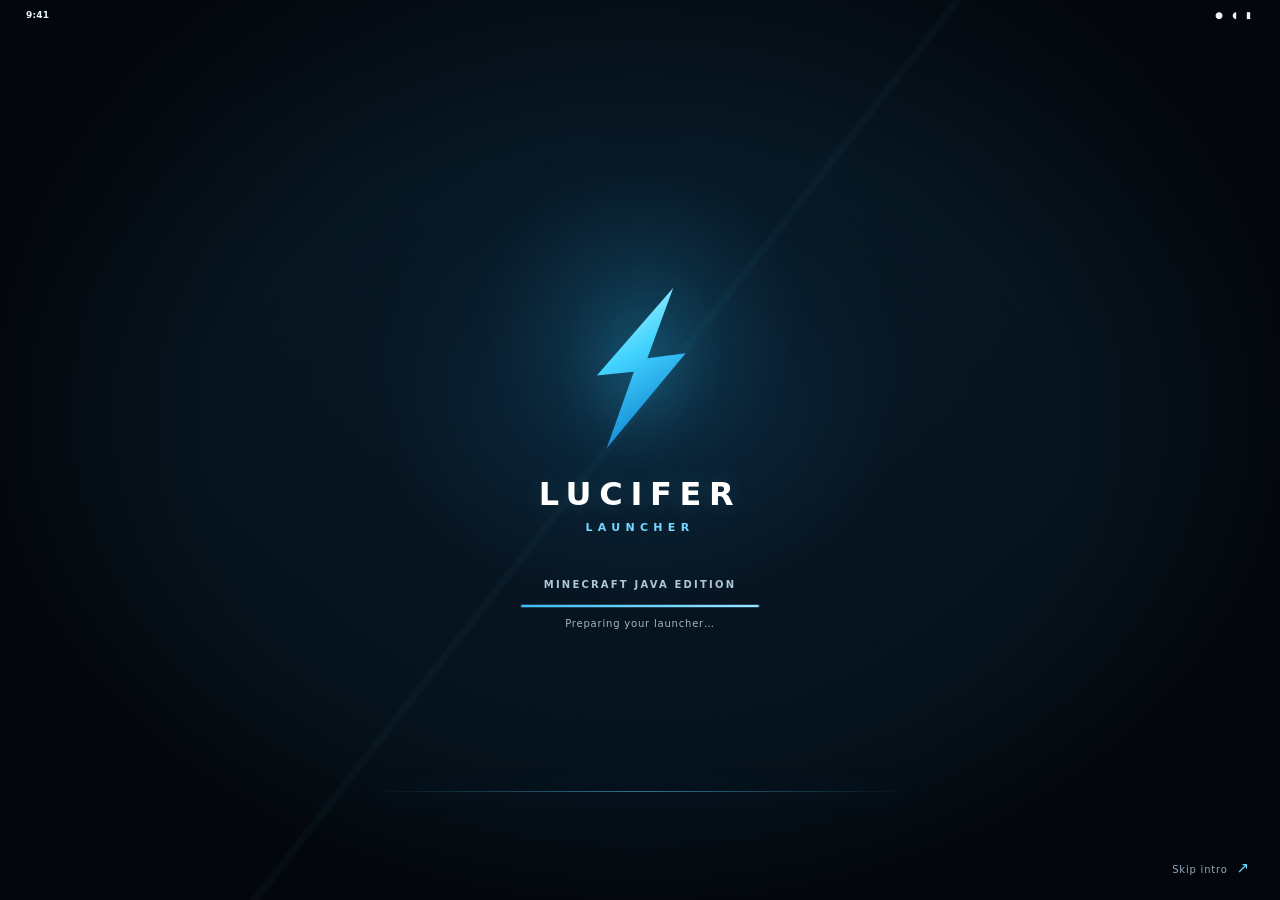
<file: lucifer-launcher-redesign/index.html>
<!doctype html>
<html lang="en">
<head>
  <meta charset="utf-8">
  <meta name="viewport" content="width=device-width, initial-scale=1, viewport-fit=cover">
  <meta name="theme-color" content="#05070A">
  <meta name="description" content="Lucifer Launcher Android UI prototype — preview only">
  <title>Lucifer Launcher · UI Preview</title>
  <link rel="stylesheet" href="app.css">
  <link rel="stylesheet" href="landscape-overrides.css">
</head>
<body>
  <div class="app-shell">
    <aside class="sidebar" id="sidebar" aria-label="Main navigation"></aside>
    <section class="app-frame">
      <header class="topbar" id="topbar"></header>
      <main class="page-content" id="page-content" tabindex="-1"></main>
      <nav class="bottom-nav" id="bottom-nav" aria-label="Mobile navigation"></nav>
    </section>
  </div>
  <div class="drawer-backdrop" id="drawer-backdrop" hidden></div>
  <aside class="mobile-drawer" id="mobile-drawer" aria-label="More sections" aria-hidden="true"></aside>
  <div class="modal-layer" id="modal-layer" hidden></div>
  <div class="toast-region" id="toast-region" aria-live="polite" aria-atomic="true"></div>
  <script src="app.js"></script>
</body>
</html>
</file>
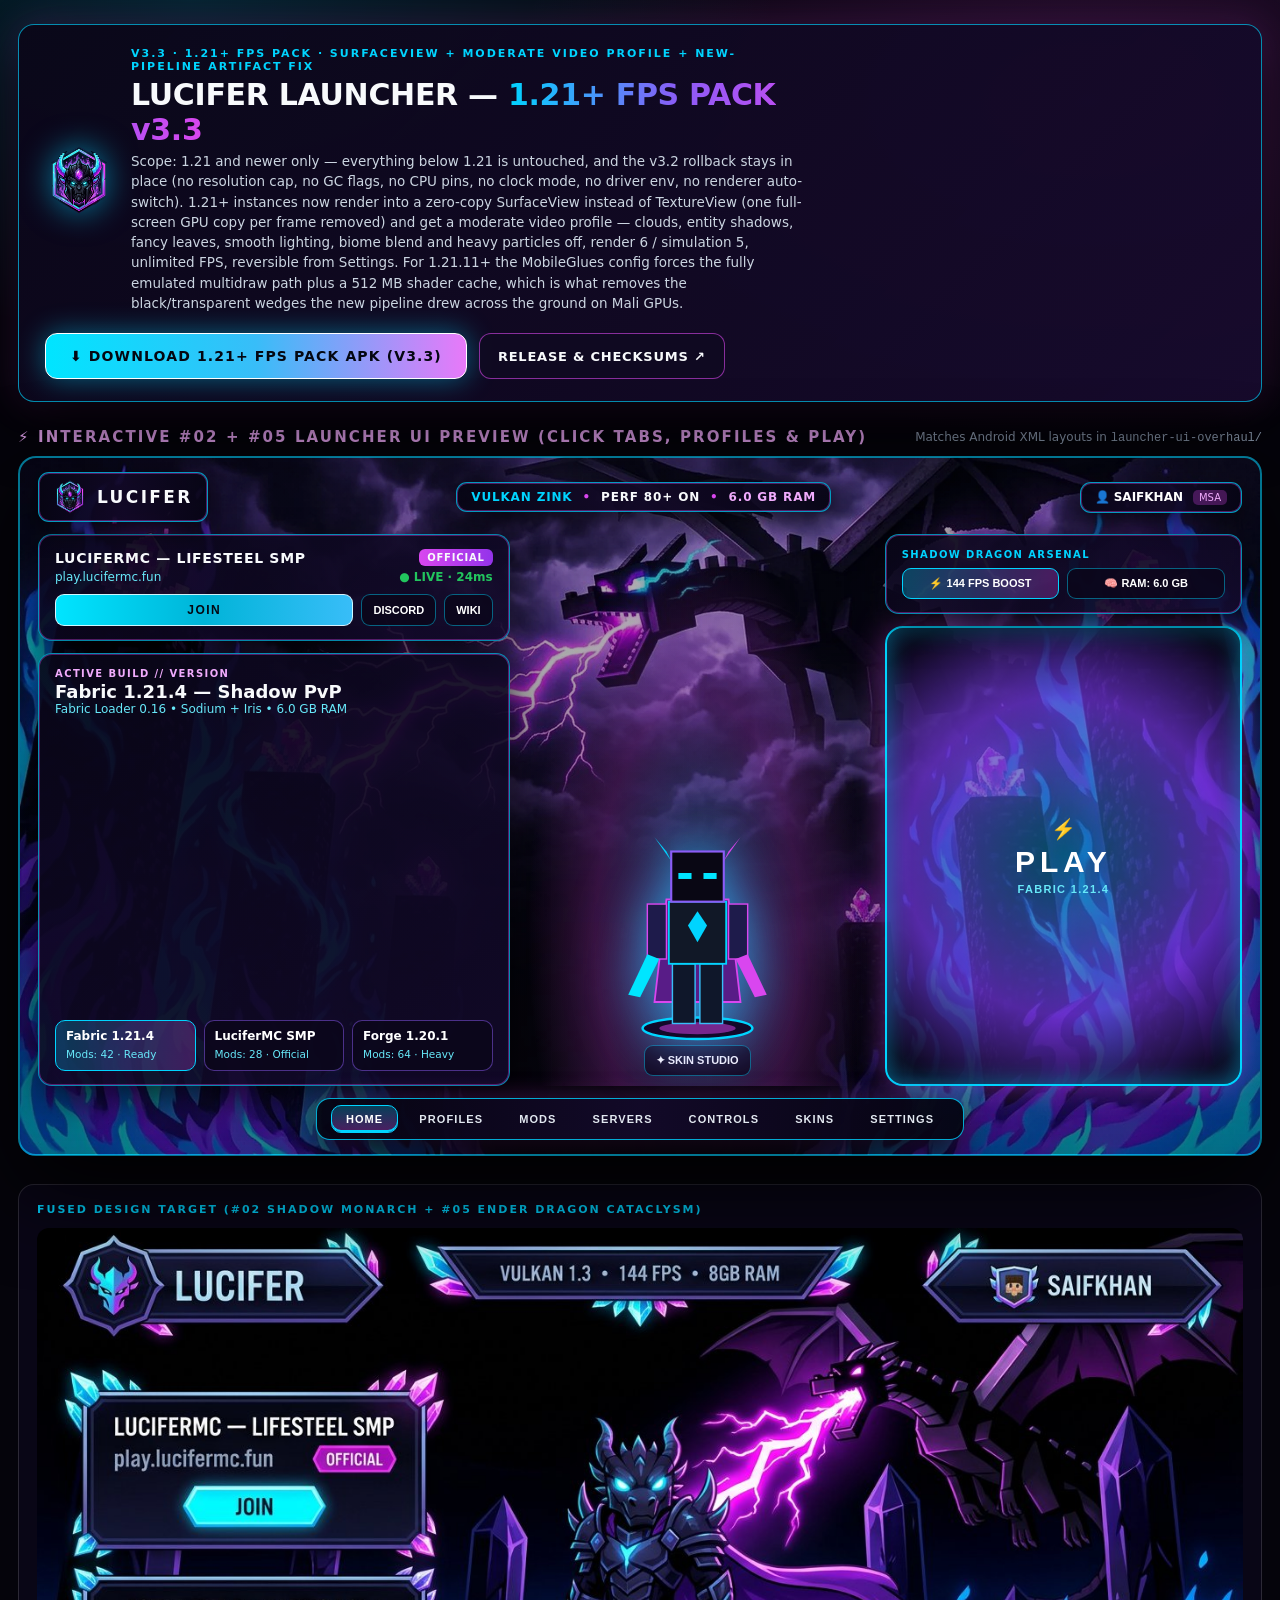
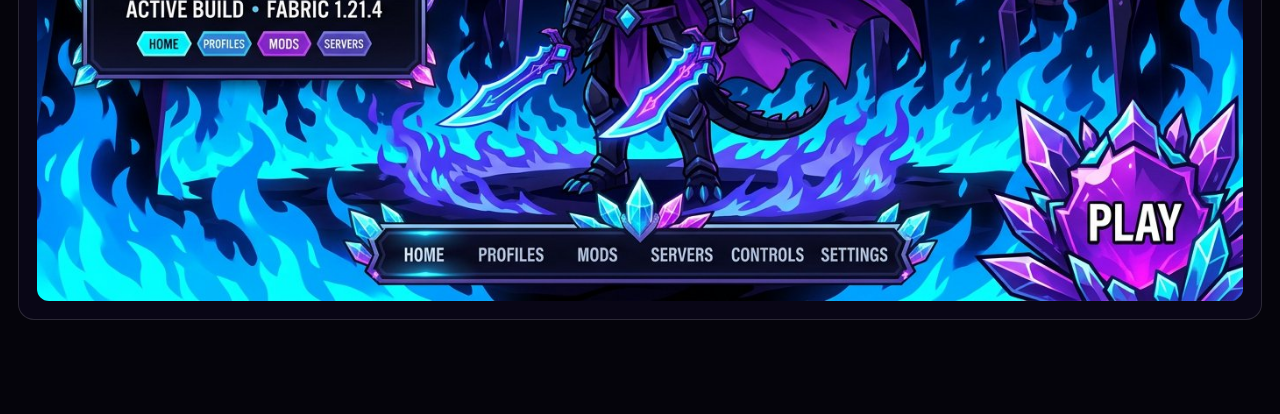
<file: mockups/index.html>
<!DOCTYPE html>
<html lang="en">
<head>
  <meta charset="UTF-8" />
  <meta name="viewport" content="width=device-width, initial-scale=1.0" />
  <title>LUCIFER LAUNCHER v3.3 · 1.21+ FPS Pack</title>
  <style>
    :root {
      --void: #05040b;
      --obsidian: rgba(9, 6, 22, 0.88);
      --cyan: #00d4ff;
      --cyan-bright: #67e8f9;
      --violet: #8b5cf6;
      --magenta: #d946ef;
      --magenta-bright: #f0abfc;
      --emerald: #22c55e;
      --text: #f8fafc;
      --muted: #94a3b8;
    }
    * { box-sizing: border-box; margin: 0; padding: 0; }
    body {
      background:
        radial-gradient(900px 520px at 15% 0%, rgba(0, 212, 255, 0.16), transparent 65%),
        radial-gradient(900px 520px at 85% 5%, rgba(217, 70, 239, 0.18), transparent 65%),
        var(--void);
      color: var(--text);
      font-family: "Inter", "Segoe UI", Roboto, system-ui, sans-serif;
      min-height: 100vh;
      padding-bottom: 70px;
    }
    .wrap {
      max-width: 1320px;
      margin: 0 auto;
      padding: 24px 18px;
    }
    /* Download Hero Card */
    .dl-banner {
      background: linear-gradient(135deg, rgba(10, 7, 25, 0.96), rgba(24, 11, 46, 0.94));
      border: 1.5px solid rgba(0, 212, 255, 0.65);
      box-shadow: 0 20px 60px rgba(0, 0, 0, 0.8), 0 0 36px rgba(217, 70, 239, 0.22);
      border-radius: 16px;
      padding: 22px 26px;
      display: flex;
      flex-wrap: wrap;
      align-items: center;
      justify-content: space-between;
      gap: 20px;
      margin-bottom: 26px;
      position: relative;
      overflow: hidden;
    }
    .dl-left {
      display: flex;
      align-items: center;
      gap: 18px;
      max-width: 760px;
    }
    .dl-left img {
      width: 68px;
      height: 68px;
      flex-shrink: 0;
      filter: drop-shadow(0 0 16px rgba(0, 212, 255, 0.6));
    }
    .kicker {
      font-size: 11px;
      font-weight: 800;
      letter-spacing: 0.18em;
      text-transform: uppercase;
      color: var(--cyan);
    }
    .dl-title {
      font-size: clamp(20px, 2.8vw, 30px);
      font-weight: 900;
      letter-spacing: -0.01em;
      margin: 4px 0;
    }
    .dl-title span {
      background: linear-gradient(90deg, var(--cyan), var(--violet), var(--magenta));
      -webkit-background-clip: text;
      background-clip: text;
      color: transparent;
    }
    .dl-sub {
      color: #cbd5e1;
      font-size: 13.5px;
      line-height: 1.5;
    }
    .dl-actions {
      display: flex;
      flex-wrap: wrap;
      gap: 12px;
    }
    .btn-apk {
      display: inline-flex;
      align-items: center;
      gap: 10px;
      text-decoration: none;
      padding: 14px 24px;
      font-size: 14px;
      font-weight: 900;
      letter-spacing: 0.08em;
      text-transform: uppercase;
      color: #040711;
      background: linear-gradient(90deg, #00e5ff, #38bdf8, #e879f9);
      border: 1.5px solid #fff;
      border-radius: 12px;
      box-shadow: 0 0 28px rgba(0, 212, 255, 0.45);
      transition: transform 0.16s ease, box-shadow 0.16s ease;
    }
    .btn-apk:hover {
      transform: translateY(-2px) scale(1.02);
      box-shadow: 0 0 38px rgba(217, 70, 239, 0.65);
    }
    .btn-secondary {
      display: inline-flex;
      align-items: center;
      text-decoration: none;
      padding: 14px 18px;
      font-size: 13px;
      font-weight: 800;
      letter-spacing: 0.06em;
      text-transform: uppercase;
      color: var(--text);
      background: rgba(16, 10, 34, 0.9);
      border: 1px solid rgba(217, 70, 239, 0.6);
      border-radius: 12px;
    }

    /* Interactive 16:9 Android Launcher Simulator */
    .sim-title-row {
      display: flex;
      justify-content: space-between;
      align-items: center;
      margin-bottom: 10px;
      flex-wrap: wrap;
      gap: 8px;
    }
    .sim-title-row h2 {
      font-size: 15px;
      letter-spacing: 0.14em;
      text-transform: uppercase;
      color: var(--magenta-bright);
    }
    .launcher-screen {
      width: 100%;
      aspect-ratio: 16 / 9;
      min-height: 500px;
      background:
        linear-gradient(180deg, rgba(4, 3, 10, 0.28), rgba(4, 3, 10, 0.48)),
        url("shadow-dragon-bg.webp") center / cover no-repeat;
      border: 2px solid rgba(0, 212, 255, 0.55);
      border-radius: 18px;
      box-shadow: 0 30px 90px rgba(0, 0, 0, 0.9);
      display: flex;
      flex-direction: column;
      justify-content: space-between;
      padding: 14px 18px;
      position: relative;
      overflow: hidden;
      user-select: none;
    }
    .hud-top {
      display: flex;
      align-items: center;
      justify-content: space-between;
      gap: 12px;
      z-index: 4;
    }
    .hud-plate {
      background: linear-gradient(90deg, rgba(7, 5, 20, 0.92), rgba(18, 9, 38, 0.92), rgba(7, 5, 20, 0.92));
      border: 1.5px solid rgba(0, 212, 255, 0.72);
      box-shadow: inset 0 0 0 1px rgba(217, 70, 239, 0.35), 0 8px 24px rgba(0,0,0,0.6);
      border-radius: 11px;
      padding: 7px 14px;
      display: flex;
      align-items: center;
      gap: 10px;
    }
    .brand-logo {
      width: 34px;
      height: 34px;
    }
    .brand-name {
      font-weight: 900;
      font-size: 17px;
      letter-spacing: 0.14em;
    }
    .telemetry {
      font-size: 12px;
      font-weight: 800;
      letter-spacing: 0.07em;
      display: flex;
      align-items: center;
      gap: 10px;
    }
    .telemetry .c { color: var(--cyan); }
    .telemetry .m { color: var(--magenta-bright); }
    .dot-sep { color: var(--magenta); }

    /* Center 3-column stage */
    .stage-body {
      flex: 1;
      display: grid;
      grid-template-columns: 1.32fr 0.96fr 1fr;
      gap: 16px;
      padding: 12px 0;
      z-index: 3;
      min-height: 0;
    }
    @media (max-width: 900px) {
      .launcher-screen { aspect-ratio: auto; min-height: auto; }
      .stage-body { grid-template-columns: 1fr; }
    }
    .crystal-card {
      background: linear-gradient(145deg, rgba(9, 6, 24, 0.91), rgba(19, 10, 42, 0.89));
      border: 1.5px solid rgba(0, 212, 255, 0.65);
      box-shadow: inset 0 0 0 1px rgba(217, 70, 239, 0.35), 0 14px 34px rgba(0, 0, 0, 0.65);
      border-radius: 14px;
      padding: 14px 16px;
      position: relative;
    }
    .left-stack {
      display: flex;
      flex-direction: column;
      gap: 12px;
      min-height: 0;
    }
    .srv-head {
      display: flex;
      justify-content: space-between;
      align-items: center;
      gap: 8px;
    }
    .srv-title {
      font-size: 14px;
      font-weight: 900;
      letter-spacing: 0.05em;
    }
    .badge-official {
      background: linear-gradient(90deg, #d946ef, #9333ea);
      padding: 3px 8px;
      border-radius: 6px;
      font-size: 10px;
      font-weight: 800;
      letter-spacing: 0.08em;
    }
    .srv-ip {
      margin-top: 4px;
      display: flex;
      justify-content: space-between;
      font-size: 12px;
      color: var(--cyan-bright);
    }
    .srv-live { color: var(--emerald); font-weight: 800; }
    .srv-btns {
      margin-top: 10px;
      display: flex;
      gap: 8px;
    }
    .btn-cyan {
      flex: 1;
      padding: 8px 12px;
      border: 1px solid rgba(255,255,255,0.8);
      border-radius: 9px;
      background: linear-gradient(90deg, #00e5ff, #00b4d8, #38bdf8);
      color: #040812;
      font-weight: 900;
      font-size: 12px;
      letter-spacing: 0.12em;
      cursor: pointer;
    }
    .btn-pill {
      padding: 8px 11px;
      border-radius: 9px;
      border: 1px solid rgba(0, 212, 255, 0.45);
      background: rgba(11, 7, 27, 0.85);
      color: #fff;
      font-size: 11px;
      font-weight: 800;
      cursor: pointer;
    }
    .btn-pill.active, .btn-pill:hover {
      border-color: var(--cyan);
      background: linear-gradient(90deg, rgba(0,212,255,0.28), rgba(217,70,239,0.28));
    }
    .prof-strip {
      display: flex;
      gap: 8px;
      margin-top: 10px;
      overflow-x: auto;
    }
    .prof-chip {
      flex: 1;
      min-width: 115px;
      padding: 8px 10px;
      border-radius: 10px;
      border: 1px solid rgba(139, 92, 246, 0.5);
      background: rgba(11, 7, 27, 0.85);
      cursor: pointer;
      text-align: left;
    }
    .prof-chip.sel {
      border: 1.5px solid var(--cyan);
      background: linear-gradient(90deg, rgba(0,212,255,0.24), rgba(217,70,239,0.24));
    }
    .prof-chip b { display: block; font-size: 12px; color: #fff; }
    .prof-chip span { font-size: 10.5px; color: var(--cyan-bright); }

    /* Center Avatar Pedestal */
    .avatar-stage {
      display: flex;
      flex-direction: column;
      align-items: center;
      justify-content: flex-end;
      position: relative;
      background: radial-gradient(ellipse at 50% 72%, rgba(0, 212, 255, 0.26), rgba(217, 70, 239, 0.22) 42%, transparent 70%);
      border-radius: 16px;
      padding-bottom: 10px;
    }
    .mc-hero-svg {
      width: 155px;
      height: 215px;
      filter: drop-shadow(0 0 22px rgba(0, 212, 255, 0.55)) drop-shadow(0 0 32px rgba(217, 70, 239, 0.45));
    }

    /* Right Reactor Column */
    .right-col {
      display: flex;
      flex-direction: column;
      gap: 12px;
    }
    .reactor-btn {
      flex: 1;
      border: 2px solid var(--cyan);
      border-radius: 18px;
      background:
        radial-gradient(circle at 50% 50%, rgba(0, 212, 255, 0.35), rgba(124, 58, 237, 0.65) 55%, rgba(12, 7, 28, 0.95) 90%);
      box-shadow: 0 0 32px rgba(217, 70, 239, 0.45), inset 0 0 24px rgba(0, 212, 255, 0.45);
      color: #fff;
      cursor: pointer;
      display: flex;
      flex-direction: column;
      align-items: center;
      justify-content: center;
      gap: 4px;
      transition: transform 0.14s ease, box-shadow 0.14s ease;
    }
    .reactor-btn:hover {
      transform: scale(1.02);
      box-shadow: 0 0 46px rgba(0, 212, 255, 0.7), inset 0 0 30px rgba(217, 70, 239, 0.6);
    }
    .reactor-btn:active { transform: scale(0.97); }
    .reactor-play {
      font-size: 30px;
      font-weight: 900;
      letter-spacing: 0.16em;
    }
    .reactor-sub {
      font-size: 11px;
      font-weight: 800;
      letter-spacing: 0.12em;
      color: var(--cyan-bright);
    }

    /* Bottom Crystal Dock */
    .dock-wrap {
      display: flex;
      justify-content: center;
      z-index: 4;
    }
    .crystal-dock {
      display: flex;
      gap: 6px;
      padding: 6px 14px;
      background: linear-gradient(90deg, rgba(6, 4, 17, 0.95), rgba(19, 10, 42, 0.95), rgba(6, 4, 17, 0.95));
      border: 1.5px solid rgba(0, 212, 255, 0.8);
      box-shadow: 0 12px 32px rgba(0,0,0,0.8), 0 0 24px rgba(217, 70, 239, 0.3);
      border-radius: 14px;
      flex-wrap: wrap;
    }
    .dock-tab {
      padding: 7px 14px;
      border-radius: 10px;
      border: 1px solid transparent;
      background: transparent;
      color: #e2e8f0;
      font-size: 11px;
      font-weight: 800;
      letter-spacing: 0.1em;
      cursor: pointer;
    }
    .dock-tab.active {
      border-color: var(--cyan);
      background: linear-gradient(180deg, rgba(0,212,255,0.28), rgba(217,70,239,0.34));
      color: #fff;
      box-shadow: inset 0 -2px 0 var(--cyan);
    }

    .toast {
      position: absolute;
      top: 66px;
      left: 50%;
      transform: translateX(-50%);
      background: rgba(8, 6, 22, 0.96);
      border: 1.5px solid var(--cyan);
      padding: 8px 18px;
      border-radius: 999px;
      font-size: 12px;
      font-weight: 800;
      color: var(--cyan-bright);
      opacity: 0;
      pointer-events: none;
      transition: opacity 0.22s ease;
      z-index: 10;
    }
    .toast.show { opacity: 1; }

    .ref-card {
      margin-top: 28px;
      background: rgba(10, 7, 24, 0.9);
      border: 1px solid rgba(255,255,255,0.14);
      border-radius: 16px;
      padding: 18px;
    }
    .ref-card img {
      width: 100%;
      border-radius: 12px;
      margin-top: 12px;
      display: block;
    }
  </style>
</head>
<body>
  <div class="wrap">
    <!-- DIRECT APK DOWNLOAD HERO -->
    <section class="dl-banner">
      <div class="dl-left">
        <img src="shadow-dragon-emblem.png" alt="Lucifer Shadow Dragon Emblem" />
        <div>
          <div class="kicker">v3.3 · 1.21+ FPS PACK · SURFACEVIEW + MODERATE VIDEO PROFILE + NEW-PIPELINE ARTIFACT FIX</div>
          <h1 class="dl-title">LUCIFER LAUNCHER — <span>1.21+ FPS PACK v3.3</span></h1>
          <p class="dl-sub">
            Scope: 1.21 and newer only — everything below 1.21 is untouched, and the v3.2 rollback stays in place (no resolution cap, no GC flags,
            no CPU pins, no clock mode, no driver env, no renderer auto-switch). 1.21+ instances now render into a zero-copy SurfaceView instead of
            TextureView (one full-screen GPU copy per frame removed) and get a moderate video profile — clouds, entity shadows, fancy leaves,
            smooth lighting, biome blend and heavy particles off, render 6 / simulation 5, unlimited FPS, reversible from Settings. For 1.21.11+
            the MobileGlues config forces the fully emulated multidraw path plus a 512 MB shader cache, which is what removes the black/transparent
            wedges the new pipeline drew across the ground on Mali GPUs.
          </p>
        </div>
      </div>
      <div class="dl-actions">
        <a class="btn-apk" href="https://github.com/crazymotovlog75-web/LUCIFER-LAUNCHER-/releases/download/modernfps-v3.3/LUCIFER-LAUNCHER-PACK-v3.3.apk" target="_blank" rel="noopener">
          ⬇ Download 1.21+ FPS Pack APK (v3.3)
        </a>
        <a class="btn-secondary" href="https://github.com/crazymotovlog75-web/LUCIFER-LAUNCHER-/releases/tag/modernfps-v3.3" target="_blank" rel="noopener">
          Release &amp; Checksums ↗
        </a>
      </div>
    </section>

    <!-- LIVE INTERACTIVE LAUNCHER SIMULATOR -->
    <div class="sim-title-row">
      <h2>⚡ Interactive #02 + #05 Launcher UI Preview (Click Tabs, Profiles &amp; PLAY)</h2>
      <span style="font-size:12px;color:var(--muted)">Matches Android XML layouts in <code>launcher-ui-overhaul/</code></span>
    </div>

    <section class="launcher-screen">
      <div class="toast" id="simToast">Launching Fabric 1.21.4 with Vulkan 1.3...</div>

      <!-- TOP 3-MODULE HUD -->
      <div class="hud-top">
        <div class="hud-plate">
          <img class="brand-logo" src="shadow-dragon-emblem.png" alt="Logo" />
          <span class="brand-name">LUCIFER</span>
        </div>

        <div class="hud-plate telemetry">
          <span class="c" id="hudRend">VULKAN ZINK</span>
          <span class="dot-sep">•</span>
          <span id="hudFps">PERF 80+ ON</span>
          <span class="dot-sep">•</span>
          <span class="m" id="hudRam">6.0 GB RAM</span>
        </div>

        <div class="hud-plate">
          <span style="font-size:12px;font-weight:800;color:#fff">👤 SAIFKHAN</span>
          <span style="font-size:10px;padding:2px 6px;border-radius:5px;background:rgba(217,70,239,0.28);color:var(--magenta-bright)">MSA</span>
        </div>
      </div>

      <!-- 3-COLUMN STAGE -->
      <div class="stage-body">
        <div class="left-stack">
          <div class="crystal-card">
            <div class="srv-head">
              <span class="srv-title">LUCIFERMC — LIFESTEEL SMP</span>
              <span class="badge-official">OFFICIAL</span>
            </div>
            <div class="srv-ip">
              <span>play.lucifermc.fun</span>
              <span class="srv-live">● LIVE · 24ms</span>
            </div>
            <div class="srv-btns">
              <button class="btn-cyan" type="button" onclick="notify('Connecting to play.lucifermc.fun (Lifesteel SMP)...')">JOIN</button>
              <button class="btn-pill" type="button" onclick="notify('Opening Discord invite...')">DISCORD</button>
              <button class="btn-pill" type="button" onclick="notify('Opening Lucifer Wiki...')">WIKI</button>
            </div>
          </div>

          <div class="crystal-card" style="flex:1;display:flex;flex-direction:column;justify-content:space-between">
            <div>
              <div style="font-size:10px;font-weight:800;letter-spacing:0.14em;color:var(--magenta-bright)">ACTIVE BUILD // VERSION</div>
              <div id="activeTitle" style="font-size:18px;font-weight:900;margin-top:2px">Fabric 1.21.4 — Shadow PvP</div>
              <div id="activeSub" style="font-size:12px;color:var(--cyan-bright)">Fabric Loader 0.16 • Sodium + Iris • 6.0 GB RAM</div>
            </div>
            <div class="prof-strip">
              <div class="prof-chip sel" onclick="pickProfile(this, 'Fabric 1.21.4 — Shadow PvP', 'Fabric Loader 0.16 • Sodium + Iris • 6.0 GB RAM', 'FABRIC 1.21.4')">
                <b>Fabric 1.21.4</b>
                <span>Mods: 42 · Ready</span>
              </div>
              <div class="prof-chip" onclick="pickProfile(this, 'LuciferMC Lifesteel Pack', 'Fabric 1.21.1 • PvP HUD • 6.0 GB RAM', 'LIFESTEEL 1.21.1')">
                <b>LuciferMC SMP</b>
                <span>Mods: 28 · Official</span>
              </div>
              <div class="prof-chip" onclick="pickProfile(this, 'Forge 1.20.1 — Modpack', 'Forge 47.3 • Shaders • 8.0 GB RAM', 'FORGE 1.20.1')">
                <b>Forge 1.20.1</b>
                <span>Mods: 64 · Heavy</span>
              </div>
            </div>
          </div>
        </div>

        <!-- CENTER 3D CHARACTER SHADOW-FLAME PEDESTAL -->
        <div class="avatar-stage">
          <svg class="mc-hero-svg" viewBox="0 0 120 180" xmlns="http://www.w3.org/2000/svg">
            <!-- Shadow Flame Pedestal -->
            <ellipse cx="60" cy="166" rx="46" ry="9" fill="#12092a" stroke="#00d4ff" stroke-width="2"/>
            <ellipse cx="60" cy="166" rx="32" ry="5" fill="#d946ef" opacity="0.5"/>
            <!-- Dragon Cape -->
            <polygon points="34,58 86,58 96,144 24,144" fill="#581c87" stroke="#d946ef" stroke-width="1.5"/>
            <!-- Voxel Legs -->
            <rect x="39" y="112" width="19" height="50" fill="#0f172a" stroke="#38bdf8" stroke-width="1.2"/>
            <rect x="62" y="112" width="19" height="50" fill="#0f172a" stroke="#38bdf8" stroke-width="1.2"/>
            <!-- Voxel Torso Armor -->
            <rect x="36" y="60" width="48" height="52" fill="#111827" stroke="#00d4ff" stroke-width="1.5"/>
            <polygon points="60,68 68,80 60,94 52,80" fill="#00d4ff"/>
            <!-- Voxel Arms + Dual Shadow Blades -->
            <rect x="18" y="62" width="16" height="46" fill="#1e1b4b" stroke="#d946ef" stroke-width="1.2"/>
            <rect x="86" y="62" width="16" height="46" fill="#1e1b4b" stroke="#d946ef" stroke-width="1.2"/>
            <polygon points="18,104 2,138 12,140 28,108" fill="#00e5ff"/>
            <polygon points="102,104 118,138 108,140 92,108" fill="#d946ef"/>
            <!-- Horned Shadow-Dragon Voxel Head -->
            <rect x="38" y="18" width="44" height="42" fill="#090714" stroke="#8b5cf6" stroke-width="1.8"/>
            <polygon points="38,26 24,6 34,18" fill="#00d4ff"/>
            <polygon points="82,26 96,6 86,18" fill="#d946ef"/>
            <rect x="44" y="36" width="11" height="5" fill="#00e5ff"/>
            <rect x="65" y="36" width="11" height="5" fill="#00e5ff"/>
          </svg>
          <button class="btn-pill" type="button" onclick="notify('Opened Skin & Cape Studio')">✦ SKIN STUDIO</button>
        </div>

        <!-- RIGHT REACTOR COLUMN -->
        <div class="right-col">
          <div class="crystal-card">
            <div style="font-size:10px;font-weight:800;letter-spacing:0.14em;color:var(--cyan)">SHADOW DRAGON ARSENAL</div>
            <div style="display:flex;gap:8px;margin-top:8px">
              <button class="btn-pill active" style="flex:1" type="button" onclick="toggleFps(this)">⚡ 144 FPS BOOST</button>
              <button class="btn-pill" style="flex:1" type="button" onclick="cycleRam()">🧠 RAM: 6.0 GB</button>
            </div>
          </div>

          <button class="reactor-btn" type="button" onclick="notify('⚡ Launching ' + currentBuild + ' on Vulkan 1.3!')">
            <span style="font-size:20px;color:var(--cyan-bright)">⚡</span>
            <span class="reactor-play">PLAY</span>
            <span class="reactor-sub" id="reactorSub">FABRIC 1.21.4</span>
          </button>
        </div>
      </div>

      <!-- BOTTOM CRYSTAL DOCK -->
      <div class="dock-wrap">
        <div class="crystal-dock">
          <button class="dock-tab active" type="button" onclick="setTab(this, 'HOME SANCTUM')">HOME</button>
          <button class="dock-tab" type="button" onclick="setTab(this, 'PROFILES & INSTANCES')">PROFILES</button>
          <button class="dock-tab" type="button" onclick="setTab(this, 'MODRINTH & CURSEFORGE MODS')">MODS</button>
          <button class="dock-tab" type="button" onclick="setTab(this, 'LUCIFERMC SERVER HUB')">SERVERS</button>
          <button class="dock-tab" type="button" onclick="setTab(this, 'TOUCH & GAMEPAD CONTROLS')">CONTROLS</button>
          <button class="dock-tab" type="button" onclick="setTab(this, '3D SKIN & CAPE STUDIO')">SKINS</button>
          <button class="dock-tab" type="button" onclick="setTab(this, 'ENGINE & VULKAN SETTINGS')">SETTINGS</button>
        </div>
      </div>
    </section>

    <!-- FUSED HIGH-RES CONCEPT ART -->
    <section class="ref-card">
      <div class="kicker">FUSED DESIGN TARGET (#02 SHADOW MONARCH + #05 ENDER DRAGON CATACLYSM)</div>
      <img src="fused-02-05-shadow-dragon-cataclysm.jpg" alt="Fused #02 + #05 Shadow Dragon Cataclysm UI Mockup" />
    </section>
  </div>

  <script>
    let currentBuild = "FABRIC 1.21.4";
    let rams = ["4.0 GB", "6.0 GB", "8.0 GB", "10.0 GB"];
    let ramIdx = 1;
    let boostOn = true;

    function notify(msg) {
      const t = document.getElementById("simToast");
      t.textContent = msg;
      t.classList.add("show");
      clearTimeout(window._t);
      window._t = setTimeout(() => t.classList.remove("show"), 2300);
    }
    function pickProfile(el, title, sub, shortCode) {
      document.querySelectorAll(".prof-chip").forEach((c) => c.classList.remove("sel"));
      el.classList.add("sel");
      document.getElementById("activeTitle").textContent = title;
      document.getElementById("activeSub").textContent = sub;
      document.getElementById("reactorSub").textContent = shortCode;
      currentBuild = shortCode;
      notify("Selected profile: " + title);
    }
    function setTab(el, name) {
      document.querySelectorAll(".dock-tab").forEach((b) => b.classList.remove("active"));
      el.classList.add("active");
      notify("Switched dock tab → " + name);
    }
    function toggleFps(btn) {
      boostOn = !boostOn;
      btn.classList.toggle("active", boostOn);
      document.getElementById("hudFps").textContent = boostOn ? "144 FPS BOOST" : "120 FPS READY";
      notify(boostOn ? "144 FPS High-Refresh Boost ENABLED" : "Standard 120 FPS Mode");
    }
    function cycleRam() {
      ramIdx = (ramIdx + 1) % rams.length;
      document.getElementById("hudRam").textContent = rams[ramIdx] + " RAM";
      event.currentTarget.textContent = "🧠 RAM: " + rams[ramIdx];
      notify("Allocated JVM Memory: " + rams[ramIdx]);
    }
  </script>
</body>
</html>
</file>
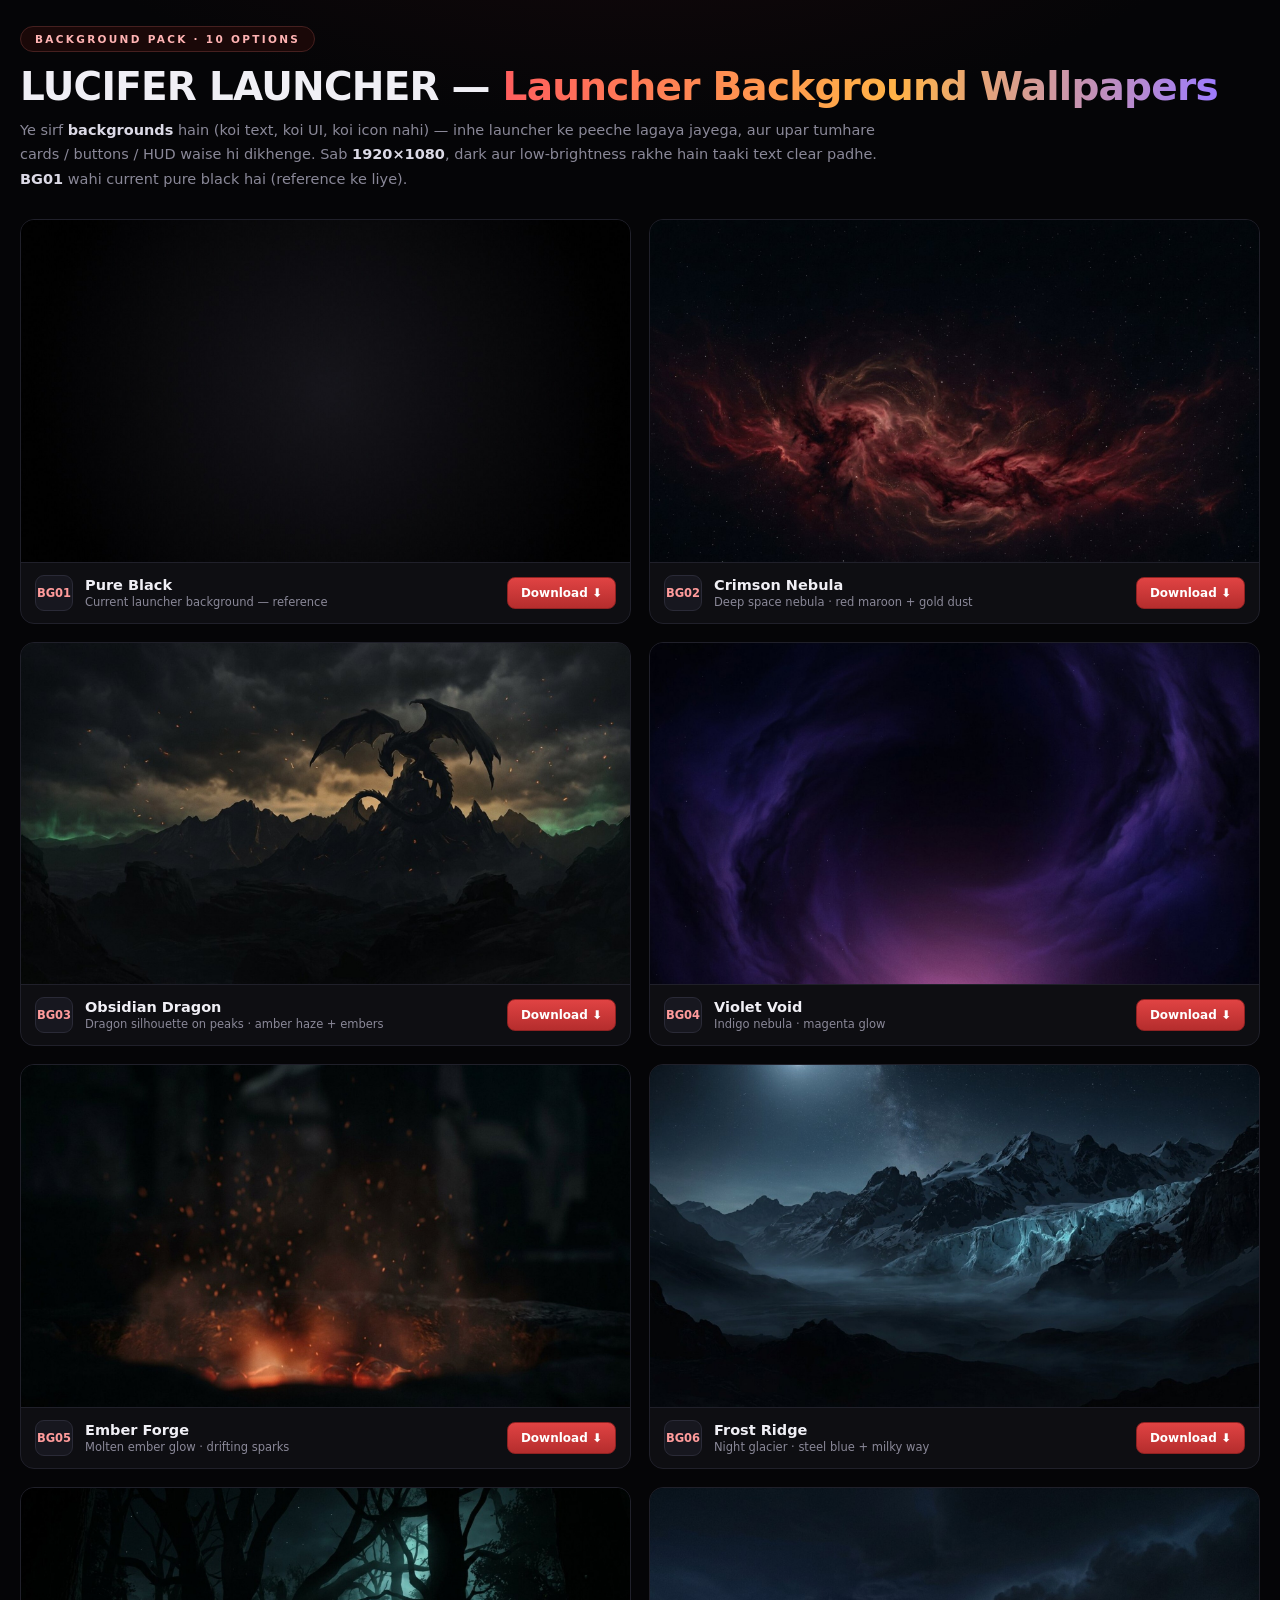
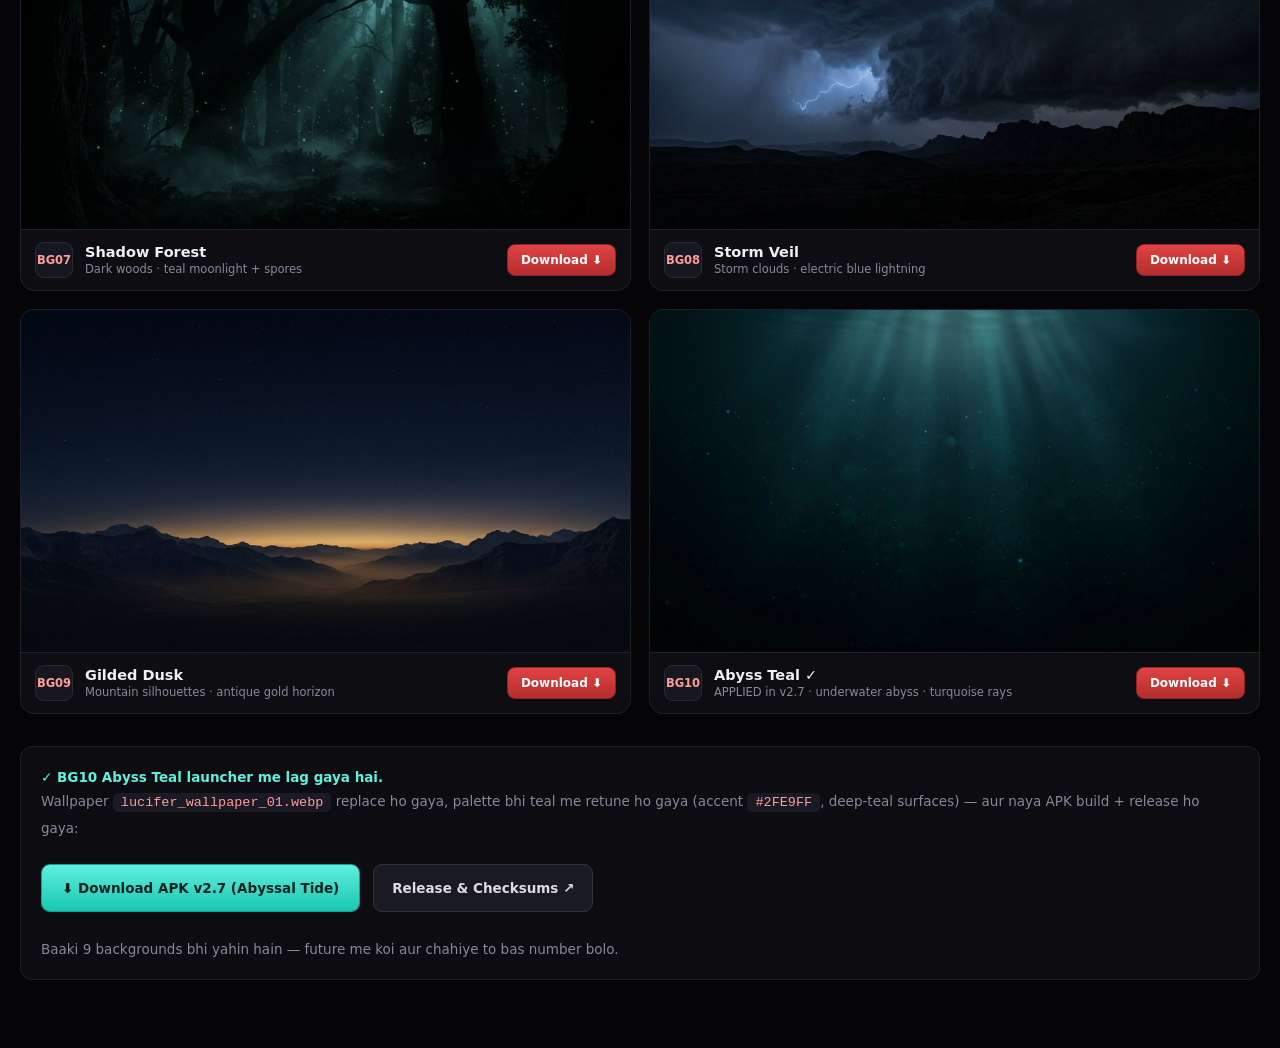
<file: mockups/backgrounds/index.html>
<!DOCTYPE html>
<html lang="en">
<head>
<meta charset="utf-8" />
<meta name="viewport" content="width=device-width, initial-scale=1" />
<title>LUCIFER LAUNCHER — Background Pack</title>
<style>
  :root{--bg:#050507;--panel:#0e0e12;--line:#20202a;--txt:#f0eff5;--muted:#8a8898;--acc:#ff4d4d}
  *{box-sizing:border-box}
  body{
    margin:0;padding:26px 20px 70px;
    background:radial-gradient(1100px 560px at 50% -8%,#1a0a0d 0%,transparent 60%),var(--bg);
    color:var(--txt);font-family:'Segoe UI',system-ui,-apple-system,sans-serif;
  }
  header{max-width:1560px;margin:0 auto 24px}
  .kicker{
    display:inline-block;font-size:10.5px;letter-spacing:.22em;text-transform:uppercase;font-weight:600;
    color:#ffb3b3;border:1px solid #46201f;background:#1a0808;padding:6px 14px;border-radius:999px;margin-bottom:14px;
  }
  h1{margin:0 0 10px;font-size:clamp(24px,3.4vw,39px);line-height:1.08;font-weight:800;letter-spacing:-.02em}
  h1 span{background:linear-gradient(92deg,#ff5e5e,#ffb347 55%,#9d7bff);-webkit-background-clip:text;background-clip:text;color:transparent}
  p.sub{margin:0;color:var(--muted);font-size:14.5px;max-width:860px;line-height:1.68}
  p.sub b{color:#dcdae6}

  .grid{max-width:1560px;margin:28px auto 0;display:grid;gap:18px;grid-template-columns:repeat(auto-fill,minmax(470px,1fr))}
  .card{background:var(--panel);border:1px solid var(--line);border-radius:14px;overflow:hidden;transition:.2s}
  .card:hover{transform:translateY(-4px);border-color:#3a3a4a;box-shadow:0 22px 55px -22px #000}
  .thumb{display:block;width:100%;aspect-ratio:16/9;object-fit:cover;cursor:zoom-in;border-bottom:1px solid var(--line)}
  .meta{display:flex;align-items:center;gap:12px;padding:12px 14px}
  .num{
    flex:0 0 auto;width:38px;height:36px;border-radius:9px;display:grid;place-items:center;
    font-weight:800;font-size:11.5px;background:#17171f;border:1px solid #2a2a37;color:#ff9b9b;
  }
  .name{font-weight:700;font-size:14.5px}
  .tag{font-size:11.5px;color:var(--muted);margin-top:2px}
  .pick{
    margin-left:auto;font-size:12px;font-weight:700;padding:8px 13px;border-radius:8px;text-decoration:none;
    white-space:nowrap;color:#fff;background:linear-gradient(180deg,#e04343,#b52d2d);border:1px solid #8f2222;
  }
  .pick:hover{filter:brightness(1.1)}
  .hint{
    max-width:1560px;margin:32px auto 0;padding:18px 20px;border-radius:12px;
    background:#0c0c11;border:1px solid var(--line);color:var(--muted);font-size:13.5px;line-height:1.8;
  }
  .hint b{color:var(--txt)}
  .hint code{background:#1a1a24;padding:2px 8px;border-radius:5px;color:#ff9b9b}
  .lb{position:fixed;inset:0;background:#000000f7;display:none;place-items:center;z-index:99;padding:16px;cursor:zoom-out}
  .lb.on{display:grid}
  .lb img{max-width:100%;max-height:100%;border-radius:6px;box-shadow:0 0 90px #000}
</style>
</head>
<body>

<header>
  <div class="kicker">Background Pack · 10 Options</div>
  <h1>LUCIFER LAUNCHER — <span>Launcher Background Wallpapers</span></h1>
  <p class="sub">
    Ye sirf <b>backgrounds</b> hain (koi text, koi UI, koi icon nahi) — inhe launcher ke peeche lagaya jayega,
    aur upar tumhare cards / buttons / HUD waise hi dikhenge. Sab <b>1920×1080</b>, dark aur low-brightness
    rakhe hain taaki text clear padhe. <b>BG01</b> wahi current pure black hai (reference ke liye).
  </p>
</header>

<div class="grid" id="grid"></div>

<div class="hint">
  <b style="color:#5ff0dc">✓ BG10 Abyss Teal launcher me lag gaya hai.</b><br>
  Wallpaper <code>lucifer_wallpaper_01.webp</code> replace ho gaya, palette bhi teal me retune ho gaya
  (accent <code>#2FE9FF</code>, deep-teal surfaces) — aur naya APK build + release ho gaya:
  <br><br>
  <a href="https://github.com/crazymotovlog75-web/LUCIFER-LAUNCHER-/releases/download/abyssal-tide-v2.7/LUCIFER-LAUNCHER-ABYSSAL-TIDE-v2.7.apk"
     target="_blank" rel="noopener"
     style="display:inline-block;padding:11px 20px;border-radius:9px;text-decoration:none;font-weight:800;color:#04211e;background:linear-gradient(180deg,#5ff0dc,#19c6b4);border:1px solid #12a293">
     ⬇ Download APK v2.7 (Abyssal Tide)
  </a>
  &nbsp;
  <a href="https://github.com/crazymotovlog75-web/LUCIFER-LAUNCHER-/releases/tag/abyssal-tide-v2.7"
     target="_blank" rel="noopener"
     style="display:inline-block;padding:11px 18px;border-radius:9px;text-decoration:none;font-weight:700;color:#dcdae6;background:#1a1a24;border:1px solid #33333f">
     Release &amp; Checksums ↗
  </a>
  <br><br>
  Baaki 9 backgrounds bhi yahin hain — future me koi aur chahiye to bas number bolo.
</div>

<div class="lb" id="lb"><img id="lbImg" alt="preview" /></div>

<script>
const items = [
  ["BG01","Pure Black","Current launcher background — reference","bg01-pure-black.jpg"],
  ["BG02","Crimson Nebula","Deep space nebula · red maroon + gold dust","bg02-crimson-nebula.jpg"],
  ["BG03","Obsidian Dragon","Dragon silhouette on peaks · amber haze + embers","bg03-obsidian-dragon.jpg"],
  ["BG04","Violet Void","Indigo nebula · magenta glow","bg04-violet-void.jpg"],
  ["BG05","Ember Forge","Molten ember glow · drifting sparks","bg05-ember-forge.jpg"],
  ["BG06","Frost Ridge","Night glacier · steel blue + milky way","bg06-frost-ridge.jpg"],
  ["BG07","Shadow Forest","Dark woods · teal moonlight + spores","bg07-shadow-forest.jpg"],
  ["BG08","Storm Veil","Storm clouds · electric blue lightning","bg08-storm-veil.jpg"],
  ["BG09","Gilded Dusk","Mountain silhouettes · antique gold horizon","bg09-gilded-dusk.jpg"],
  ["BG10","Abyss Teal ✓","APPLIED in v2.7 · underwater abyss · turquoise rays","bg10-abyss-teal.jpg"]
];
const grid = document.getElementById('grid');
items.forEach(([id,name,tag,file])=>{
  grid.insertAdjacentHTML('beforeend', `
    <div class="card">
      <img class="thumb" src="${file}" data-src="${file}" alt="${name}" loading="lazy" />
      <div class="meta">
        <div class="num">${id}</div>
        <div>
          <div class="name">${name}</div>
          <div class="tag">${tag}</div>
        </div>
        <a class="pick" href="${file}" download>Download ⬇</a>
      </div>
    </div>`);
});
const lb = document.getElementById('lb'), lbImg = document.getElementById('lbImg');
grid.addEventListener('click', e=>{
  const img = e.target.closest('.thumb'); if(!img) return;
  lbImg.src = img.dataset.src; lb.classList.add('on');
});
lb.addEventListener('click', ()=> lb.classList.remove('on'));
document.addEventListener('keydown', e=>{ if(e.key==='Escape') lb.classList.remove('on'); });
</script>
</body>
</html>
</file>
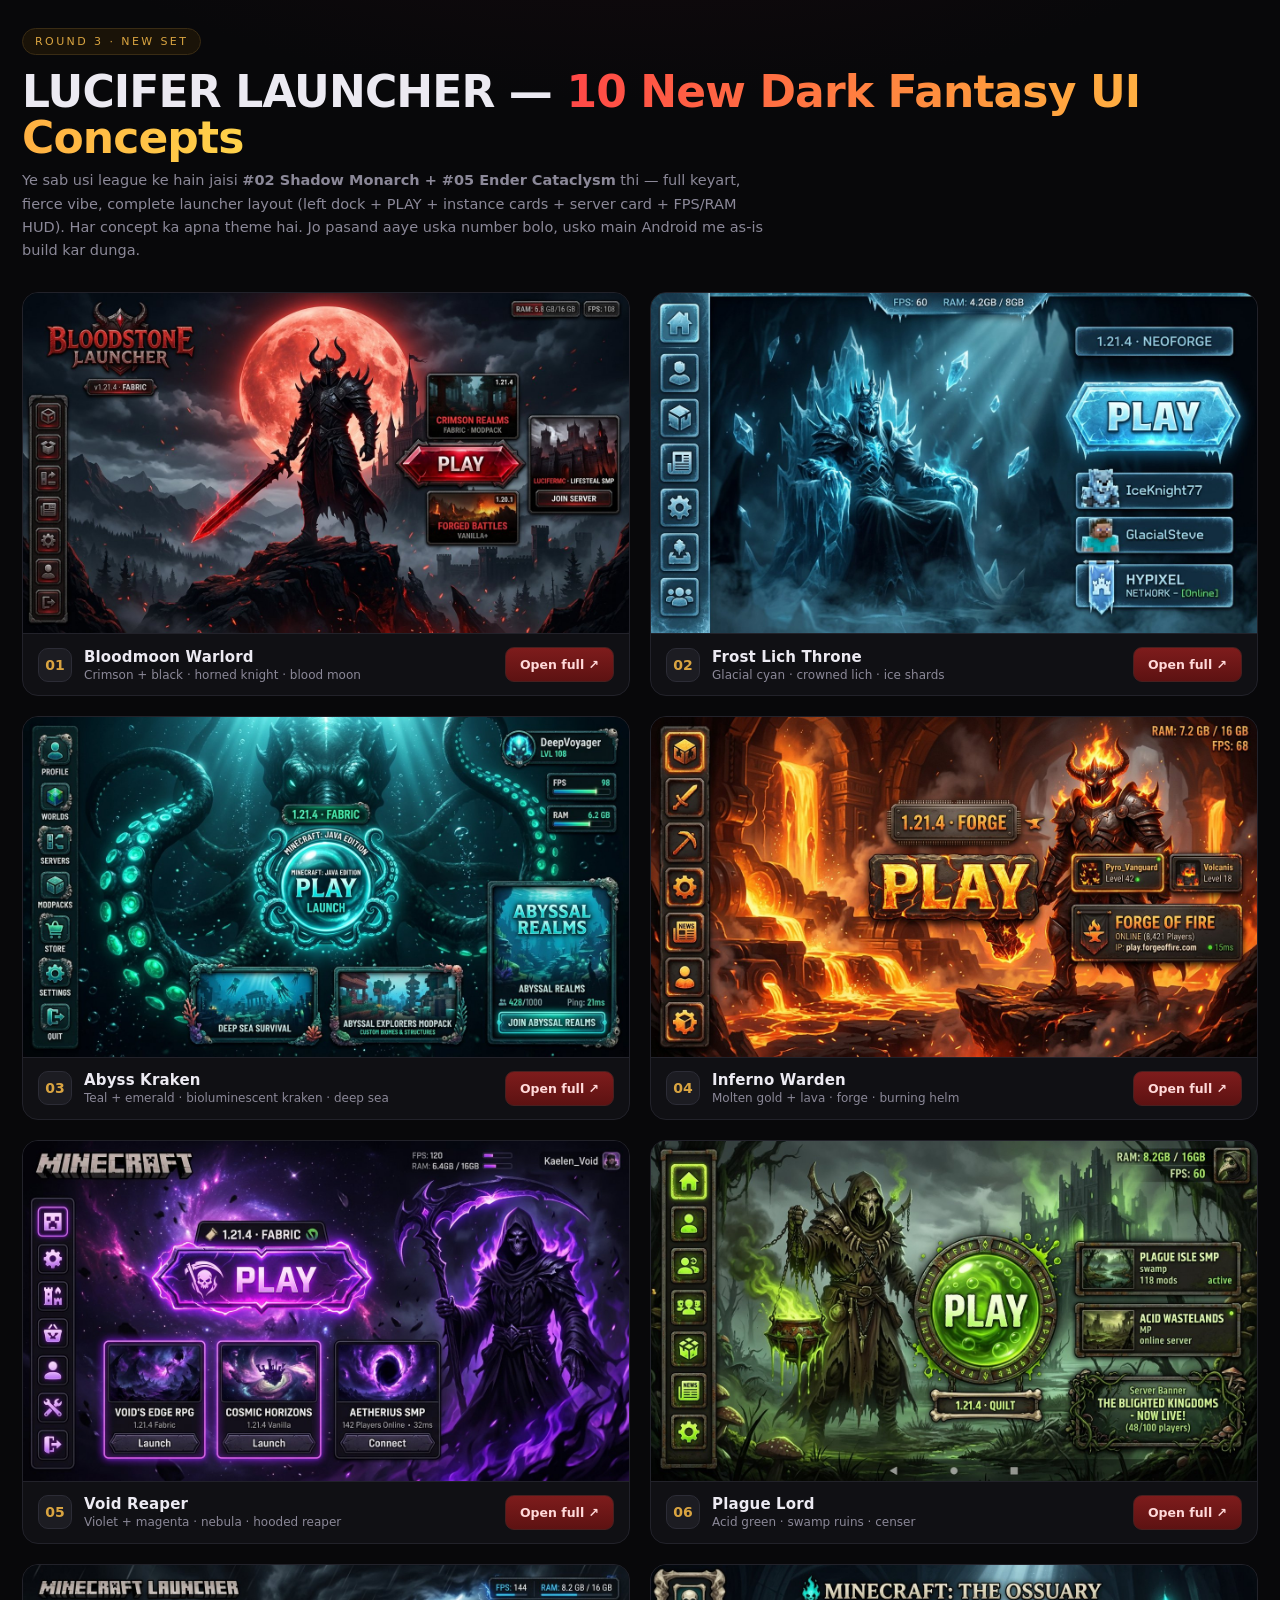
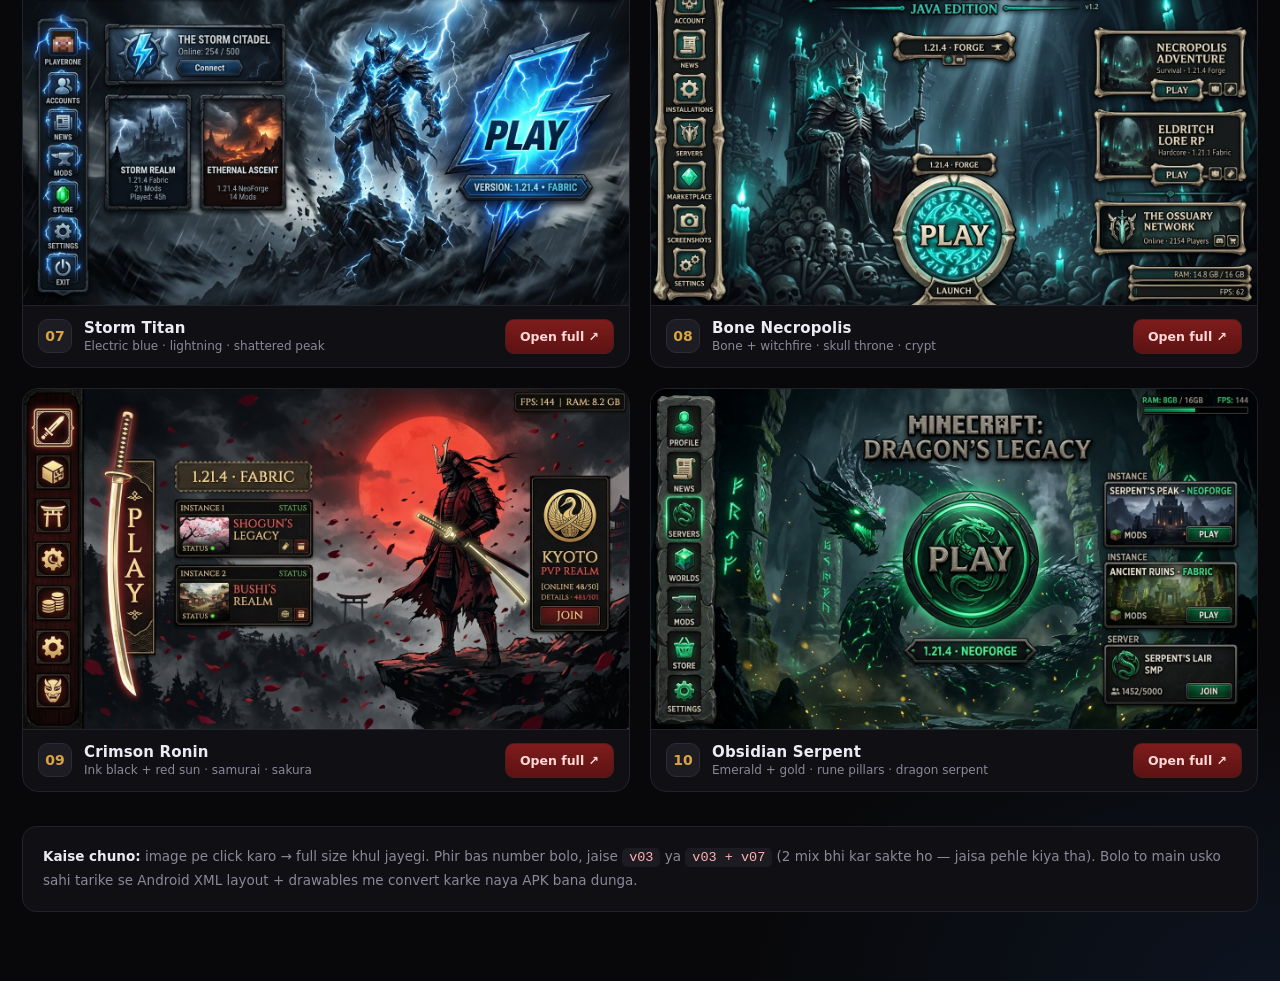
<file: mockups/dark-v2/index.html>
<!DOCTYPE html>
<html lang="en">
<head>
<meta charset="utf-8" />
<meta name="viewport" content="width=device-width, initial-scale=1" />
<title>LUCIFER LAUNCHER — 10 New Dark Concepts</title>
<style>
  :root{
    --bg:#08080a; --panel:#101014; --line:#22222a; --txt:#eceaf2; --muted:#8b8898;
    --hot:#ff3b3b; --gold:#d9a441;
  }
  *{box-sizing:border-box}
  body{
    margin:0; background:
      radial-gradient(1200px 600px at 50% -10%, #1a0b10 0%, transparent 60%),
      radial-gradient(900px 500px at 100% 100%, #0d1420 0%, transparent 60%),
      var(--bg);
    color:var(--txt);
    font-family:'Segoe UI',system-ui,-apple-system,sans-serif;
    padding:28px 22px 70px;
  }
  header{max-width:1500px;margin:0 auto 26px}
  .kicker{
    display:inline-block;font-size:11px;letter-spacing:.22em;text-transform:uppercase;
    color:var(--gold);border:1px solid #3a2c14;background:#1a1308;
    padding:6px 12px;border-radius:999px;margin-bottom:14px;
  }
  h1{
    margin:0 0 8px;font-size:clamp(26px,4vw,44px);line-height:1.05;
    font-weight:800;letter-spacing:-.02em;
  }
  h1 span{
    background:linear-gradient(92deg,#ff4747,#ff9b3d 55%,#ffd24a);
    -webkit-background-clip:text;background-clip:text;color:transparent;
  }
  p.sub{margin:0;color:var(--muted);font-size:14.5px;max-width:760px;line-height:1.6}
  .grid{
    max-width:1500px;margin:30px auto 0;
    display:grid;gap:20px;
    grid-template-columns:repeat(auto-fill,minmax(430px,1fr));
  }
  .card{
    background:var(--panel);border:1px solid var(--line);border-radius:16px;
    overflow:hidden;transition:.22s ease;position:relative;
  }
  .card:hover{transform:translateY(-4px);border-color:#3a3a48;box-shadow:0 20px 50px -20px #000}
  .thumb{
    display:block;width:100%;aspect-ratio:16/9;object-fit:cover;cursor:zoom-in;
    border-bottom:1px solid var(--line);
  }
  .meta{display:flex;align-items:center;gap:12px;padding:13px 15px}
  .num{
    flex:0 0 auto;width:34px;height:34px;border-radius:10px;
    display:grid;place-items:center;font-weight:800;font-size:14px;
    background:#1c1c22;border:1px solid #2c2c36;color:var(--gold);
  }
  .name{font-weight:700;font-size:15px;letter-spacing:.01em}
  .tag{font-size:12px;color:var(--muted);margin-top:2px}
  .pick{
    margin-left:auto;flex:0 0 auto;font-size:12.5px;font-weight:700;
    padding:9px 14px;border-radius:9px;border:1px solid #4a1f1f;
    background:linear-gradient(180deg,#7e1c1c,#5d1212);color:#ffd9d9;
    text-decoration:none;white-space:nowrap;
  }
  .pick:hover{background:linear-gradient(180deg,#a52424,#7a1717)}
  .hint{
    max-width:1500px;margin:34px auto 0;padding:18px 20px;border-radius:14px;
    background:#101014;border:1px solid var(--line);color:var(--muted);
    font-size:13.5px;line-height:1.75;
  }
  .hint b{color:var(--txt)}
  .hint code{background:#1b1b21;padding:2px 7px;border-radius:5px;color:#ffb3b3}
  /* lightbox */
  .lb{
    position:fixed;inset:0;background:#000000f2;display:none;place-items:center;
    z-index:99;padding:24px;cursor:zoom-out;backdrop-filter:blur(6px);
  }
  .lb.on{display:grid}
  .lb img{max-width:100%;max-height:100%;border-radius:10px;box-shadow:0 0 80px #000}
</style>
</head>
<body>

<header>
  <div class="kicker">Round 3 · New Set</div>
  <h1>LUCIFER LAUNCHER — <span>10 New Dark Fantasy UI Concepts</span></h1>
  <p class="sub">
    Ye sab usi league ke hain jaisi <b>#02 Shadow Monarch + #05 Ender Cataclysm</b> thi — full keyart,
    fierce vibe, complete launcher layout (left dock + PLAY + instance cards + server card + FPS/RAM HUD).
    Har concept ka apna theme hai. Jo pasand aaye uska number bolo, usko main Android me as-is build kar dunga.
  </p>
</header>

<div class="grid" id="grid"></div>

<div class="hint">
  <b>Kaise chuno:</b> image pe click karo → full size khul jayegi. Phir bas number bolo, jaise
  <code>v03</code> ya <code>v03 + v07</code> (2 mix bhi kar sakte ho — jaisa pehle kiya tha).
  Bolo to main usko sahi tarike se Android XML layout + drawables me convert karke naya APK bana dunga.
</div>

<div class="lb" id="lb"><img id="lbImg" alt="preview" /></div>

<script>
const items = [
  ["v01","Bloodmoon Warlord","Crimson + black · horned knight · blood moon","v01-blood-moon-warlord.jpg"],
  ["v02","Frost Lich Throne","Glacial cyan · crowned lich · ice shards","v02-frost-lich-throne.jpg"],
  ["v03","Abyss Kraken","Teal + emerald · bioluminescent kraken · deep sea","v03-abyss-kraken.jpg"],
  ["v04","Inferno Warden","Molten gold + lava · forge · burning helm","v04-inferno-warden.jpg"],
  ["v05","Void Reaper","Violet + magenta · nebula · hooded reaper","v05-void-reaper.jpg"],
  ["v06","Plague Lord","Acid green · swamp ruins · censer","v06-plague-lord.jpg"],
  ["v07","Storm Titan","Electric blue · lightning · shattered peak","v07-storm-titan.jpg"],
  ["v08","Bone Necropolis","Bone + witchfire · skull throne · crypt","v08-bone-necropolis.jpg"],
  ["v09","Crimson Ronin","Ink black + red sun · samurai · sakura","v09-crimson-ronin.jpg"],
  ["v10","Obsidian Serpent","Emerald + gold · rune pillars · dragon serpent","v10-obsidian-serpent.jpg"]
];

const grid = document.getElementById('grid');
items.forEach(([id,name,tag,file],i)=>{
  grid.insertAdjacentHTML('beforeend', `
    <div class="card">
      <img class="thumb" src="${file}" alt="${name}" data-src="${file}" loading="lazy" />
      <div class="meta">
        <div class="num">${String(i+1).padStart(2,'0')}</div>
        <div>
          <div class="name">${name}</div>
          <div class="tag">${tag}</div>
        </div>
        <a class="pick" href="${file}" target="_blank" rel="noopener">Open full ↗</a>
      </div>
    </div>`);
});

const lb = document.getElementById('lb'), lbImg = document.getElementById('lbImg');
grid.addEventListener('click', e=>{
  const img = e.target.closest('.thumb');
  if(!img) return;
  lbImg.src = img.dataset.src;
  lb.classList.add('on');
});
lb.addEventListener('click', ()=> lb.classList.remove('on'));
document.addEventListener('keydown', e=>{ if(e.key==='Escape') lb.classList.remove('on'); });
</script>
</body>
</html>
</file>
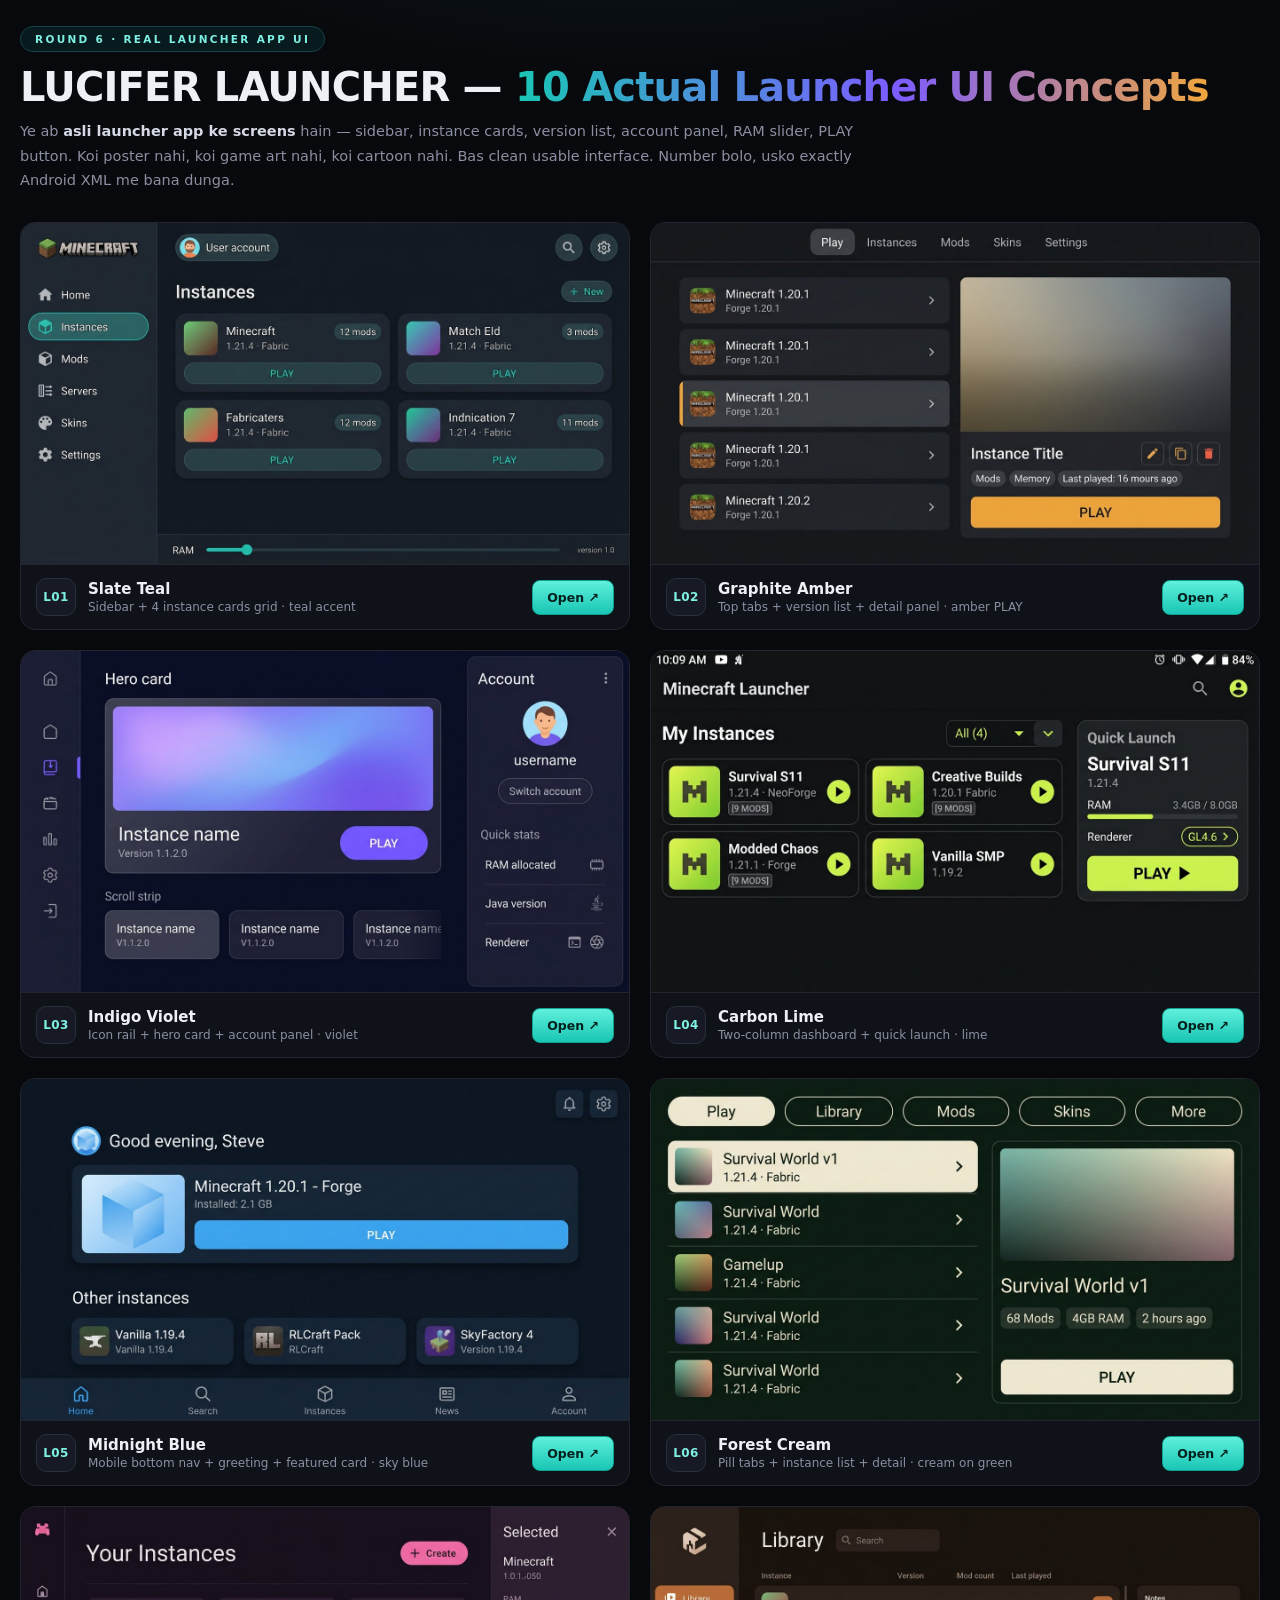
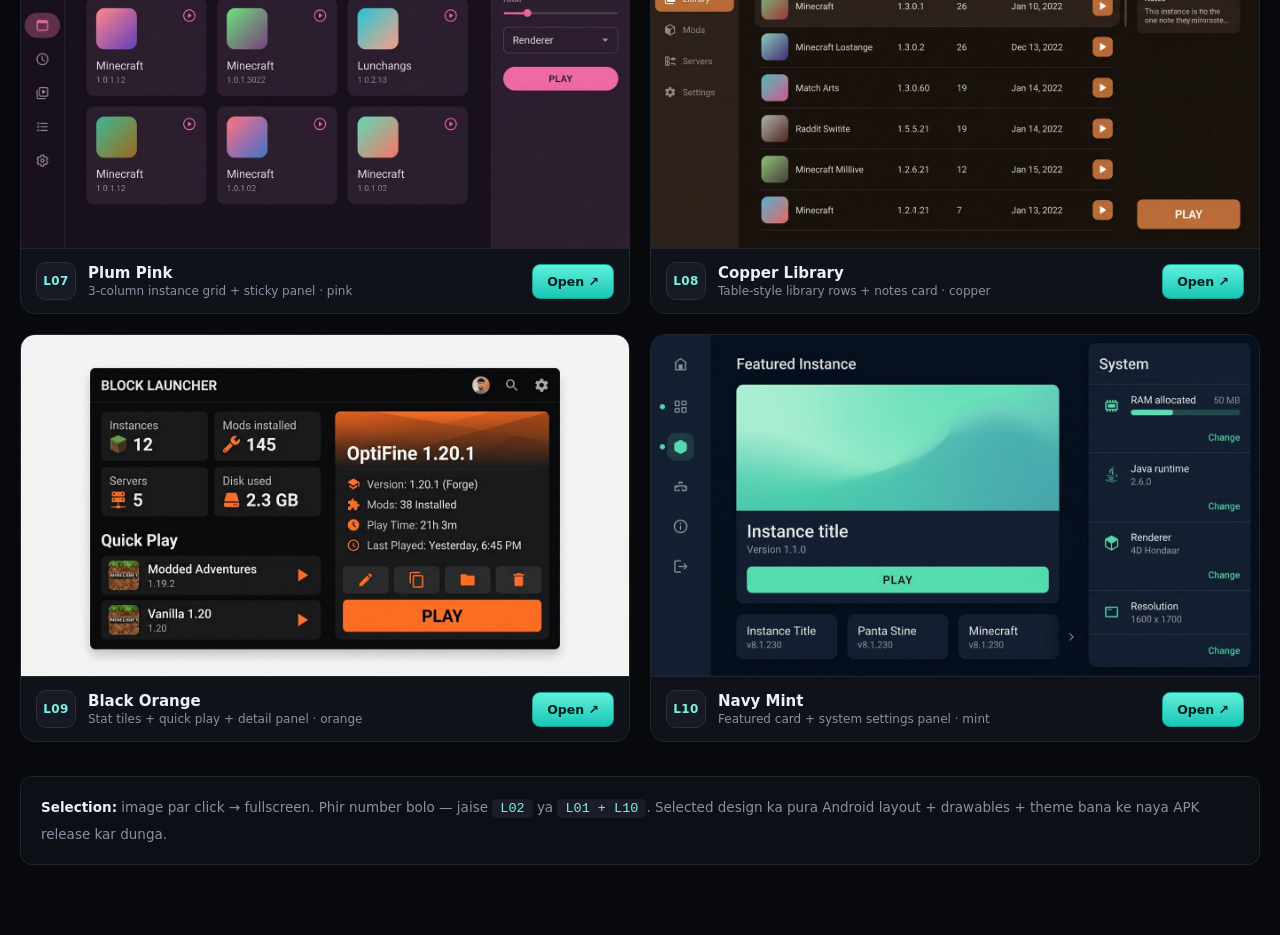
<file: mockups/launcher-ui/index.html>
<!DOCTYPE html>
<html lang="en">
<head>
<meta charset="utf-8" />
<meta name="viewport" content="width=device-width, initial-scale=1" />
<title>LUCIFER LAUNCHER — 10 Launcher UI Concepts</title>
<style>
  :root{
    --bg:#08090c; --panel:#101219; --line:#22252f; --txt:#eef0f6; --muted:#8b8fa2; --acc:#19C6B4;
  }
  *{box-sizing:border-box}
  body{
    margin:0; padding:26px 20px 72px;
    background:radial-gradient(1100px 560px at 50% -10%,#0e2027 0%,transparent 60%),var(--bg);
    color:var(--txt); font-family:'Segoe UI',system-ui,-apple-system,sans-serif;
  }
  header{max-width:1560px;margin:0 auto 26px}
  .kicker{
    display:inline-block;font-size:10.5px;letter-spacing:.22em;text-transform:uppercase;font-weight:600;
    color:#7ef0e2;border:1px solid #17414a;background:#071a1e;padding:6px 14px;border-radius:999px;margin-bottom:14px;
  }
  h1{margin:0 0 10px;font-size:clamp(24px,3.5vw,40px);line-height:1.08;font-weight:800;letter-spacing:-.02em}
  h1 span{background:linear-gradient(92deg,#19C6B4,#7C5CFF 55%,#F0A63C);-webkit-background-clip:text;background-clip:text;color:transparent}
  p.sub{margin:0;color:var(--muted);font-size:14.5px;max-width:870px;line-height:1.68}
  p.sub b{color:#d6dae6}

  .grid{max-width:1560px;margin:30px auto 0;display:grid;gap:20px;grid-template-columns:repeat(auto-fill,minmax(460px,1fr))}
  .card{background:var(--panel);border:1px solid var(--line);border-radius:15px;overflow:hidden;transition:.2s}
  .card:hover{transform:translateY(-4px);border-color:#3a3f4e;box-shadow:0 22px 55px -22px #000}
  .thumb{display:block;width:100%;aspect-ratio:16/9;object-fit:cover;cursor:zoom-in;border-bottom:1px solid var(--line)}
  .meta{display:flex;align-items:center;gap:12px;padding:13px 15px}
  .num{
    flex:0 0 auto;width:40px;height:38px;border-radius:10px;display:grid;place-items:center;
    font-weight:800;font-size:12px;letter-spacing:.03em;background:#171a24;border:1px solid #2b2f3c;color:#7ef0e2;
  }
  .name{font-weight:700;font-size:15px}
  .tag{font-size:12px;color:var(--muted);margin-top:2px}
  .pick{
    margin-left:auto;font-size:12.5px;font-weight:700;padding:9px 14px;border-radius:8px;text-decoration:none;
    white-space:nowrap;color:#04211e;background:linear-gradient(180deg,#5ff0dc,#19c6b4);border:1px solid #12a293;
  }
  .pick:hover{filter:brightness(1.08)}
  .hint{
    max-width:1560px;margin:34px auto 0;padding:18px 20px;border-radius:12px;
    background:#0d0f16;border:1px solid var(--line);color:var(--muted);font-size:13.5px;line-height:1.8;
  }
  .hint b{color:var(--txt)}
  .hint code{background:#1a1d27;padding:2px 8px;border-radius:5px;color:#7ef0e2}
  .lb{position:fixed;inset:0;background:#000000f5;display:none;place-items:center;z-index:99;padding:18px;cursor:zoom-out}
  .lb.on{display:grid}
  .lb img{max-width:100%;max-height:100%;border-radius:8px;box-shadow:0 0 90px #000}
</style>
</head>
<body>

<header>
  <div class="kicker">Round 6 · Real Launcher App UI</div>
  <h1>LUCIFER LAUNCHER — <span>10 Actual Launcher UI Concepts</span></h1>
  <p class="sub">
    Ye ab <b>asli launcher app ke screens</b> hain — sidebar, instance cards, version list, account panel,
    RAM slider, PLAY button. Koi poster nahi, koi game art nahi, koi cartoon nahi. Bas clean usable interface.
    Number bolo, usko exactly Android XML me bana dunga.
  </p>
</header>

<div class="grid" id="grid"></div>

<div class="hint">
  <b>Selection:</b> image par click → fullscreen. Phir number bolo — jaise <code>L02</code> ya <code>L01 + L10</code>.
  Selected design ka pura Android layout + drawables + theme bana ke naya APK release kar dunga.
</div>

<div class="lb" id="lb"><img id="lbImg" alt="preview" /></div>

<script>
const items = [
  ["L01","Slate Teal","Sidebar + 4 instance cards grid · teal accent","l01-slate-teal.jpg"],
  ["L02","Graphite Amber","Top tabs + version list + detail panel · amber PLAY","l02-graphite-amber.jpg"],
  ["L03","Indigo Violet","Icon rail + hero card + account panel · violet","l03-indigo-violet.jpg"],
  ["L04","Carbon Lime","Two-column dashboard + quick launch · lime","l04-carbon-lime.jpg"],
  ["L05","Midnight Blue","Mobile bottom nav + greeting + featured card · sky blue","l05-midnight-blue.jpg"],
  ["L06","Forest Cream","Pill tabs + instance list + detail · cream on green","l06-forest-cream.jpg"],
  ["L07","Plum Pink","3-column instance grid + sticky panel · pink","l07-plum-pink.jpg"],
  ["L08","Copper Library","Table-style library rows + notes card · copper","l08-copper-library.jpg"],
  ["L09","Black Orange","Stat tiles + quick play + detail panel · orange","l09-black-orange.jpg"],
  ["L10","Navy Mint","Featured card + system settings panel · mint","l10-navy-mint.jpg"]
];
const grid = document.getElementById('grid');
items.forEach(([id,name,tag,file])=>{
  grid.insertAdjacentHTML('beforeend', `
    <div class="card">
      <img class="thumb" src="${file}" data-src="${file}" alt="${name}" loading="lazy" />
      <div class="meta">
        <div class="num">${id}</div>
        <div>
          <div class="name">${name}</div>
          <div class="tag">${tag}</div>
        </div>
        <a class="pick" href="${file}" target="_blank" rel="noopener">Open ↗</a>
      </div>
    </div>`);
});
const lb = document.getElementById('lb'), lbImg = document.getElementById('lbImg');
grid.addEventListener('click', e=>{
  const img = e.target.closest('.thumb'); if(!img) return;
  lbImg.src = img.dataset.src; lb.classList.add('on');
});
lb.addEventListener('click', ()=> lb.classList.remove('on'));
document.addEventListener('keydown', e=>{ if(e.key==='Escape') lb.classList.remove('on'); });
</script>
</body>
</html>
</file>
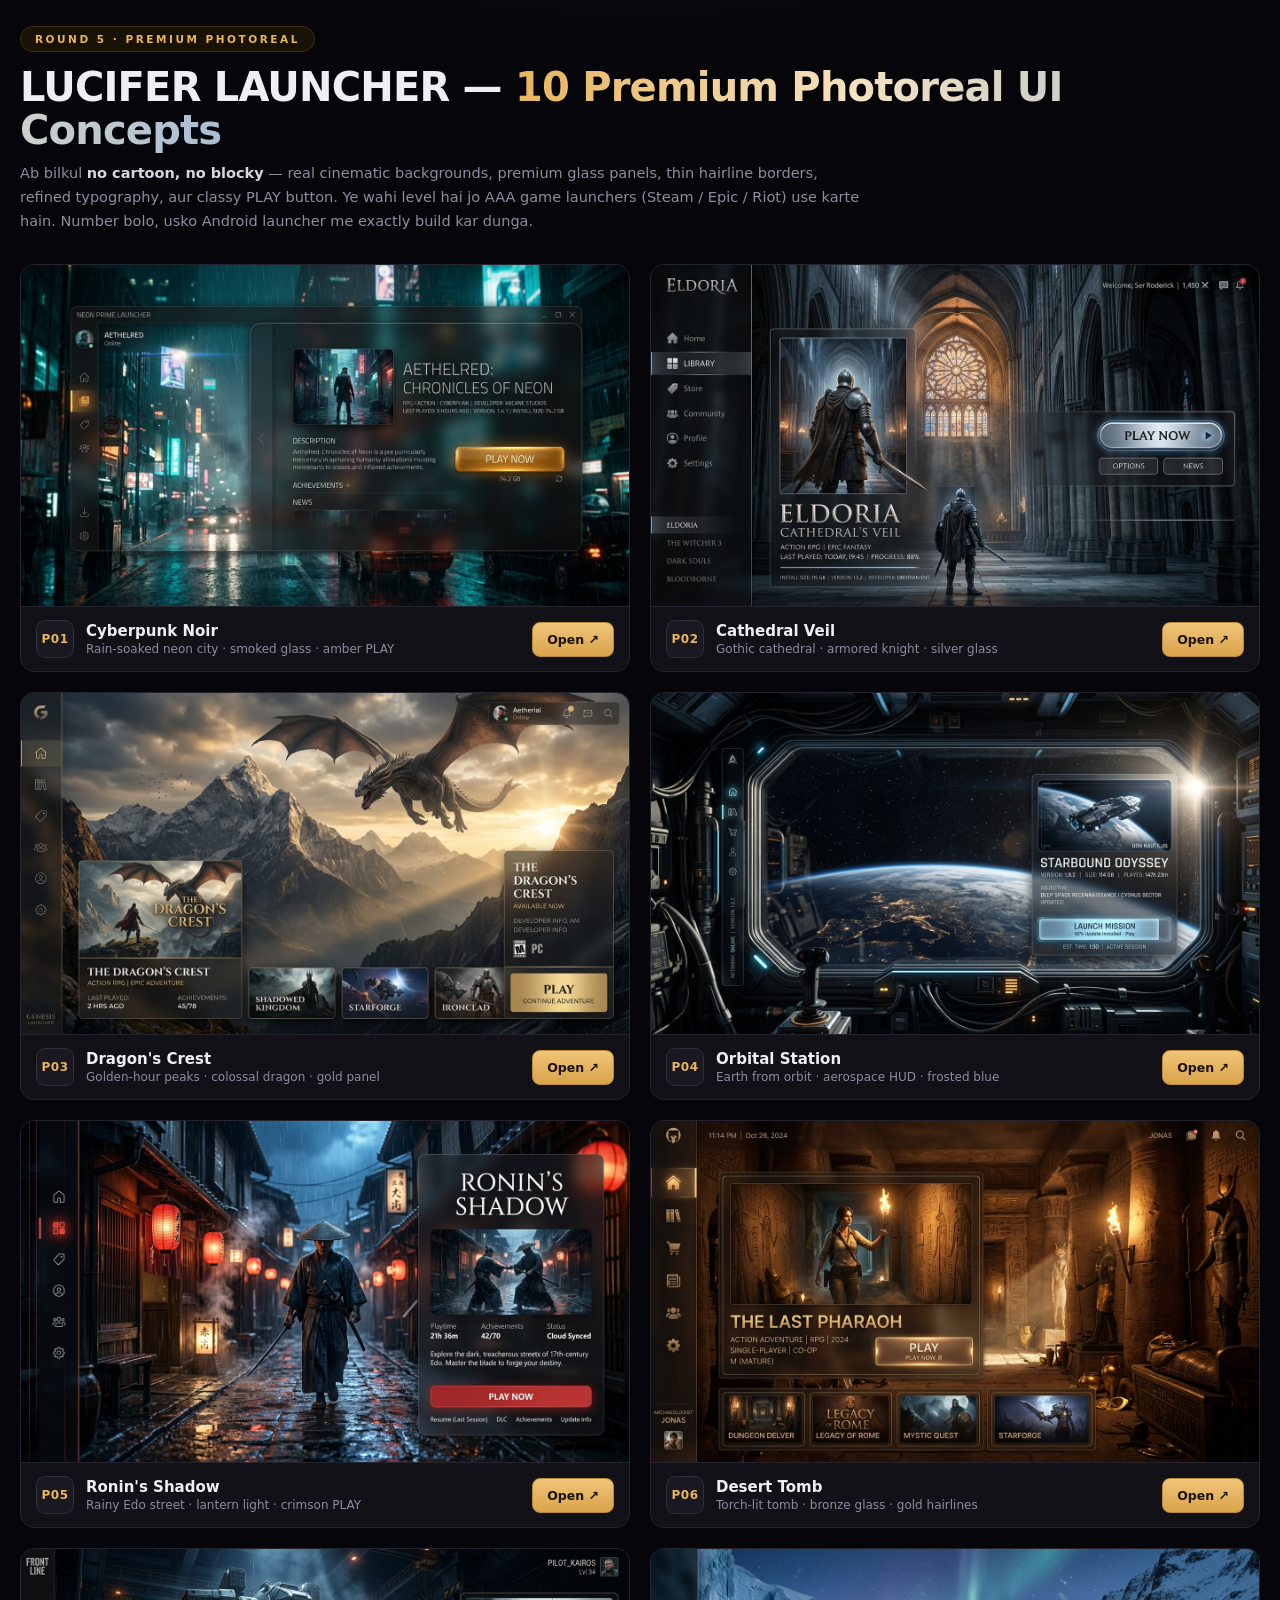
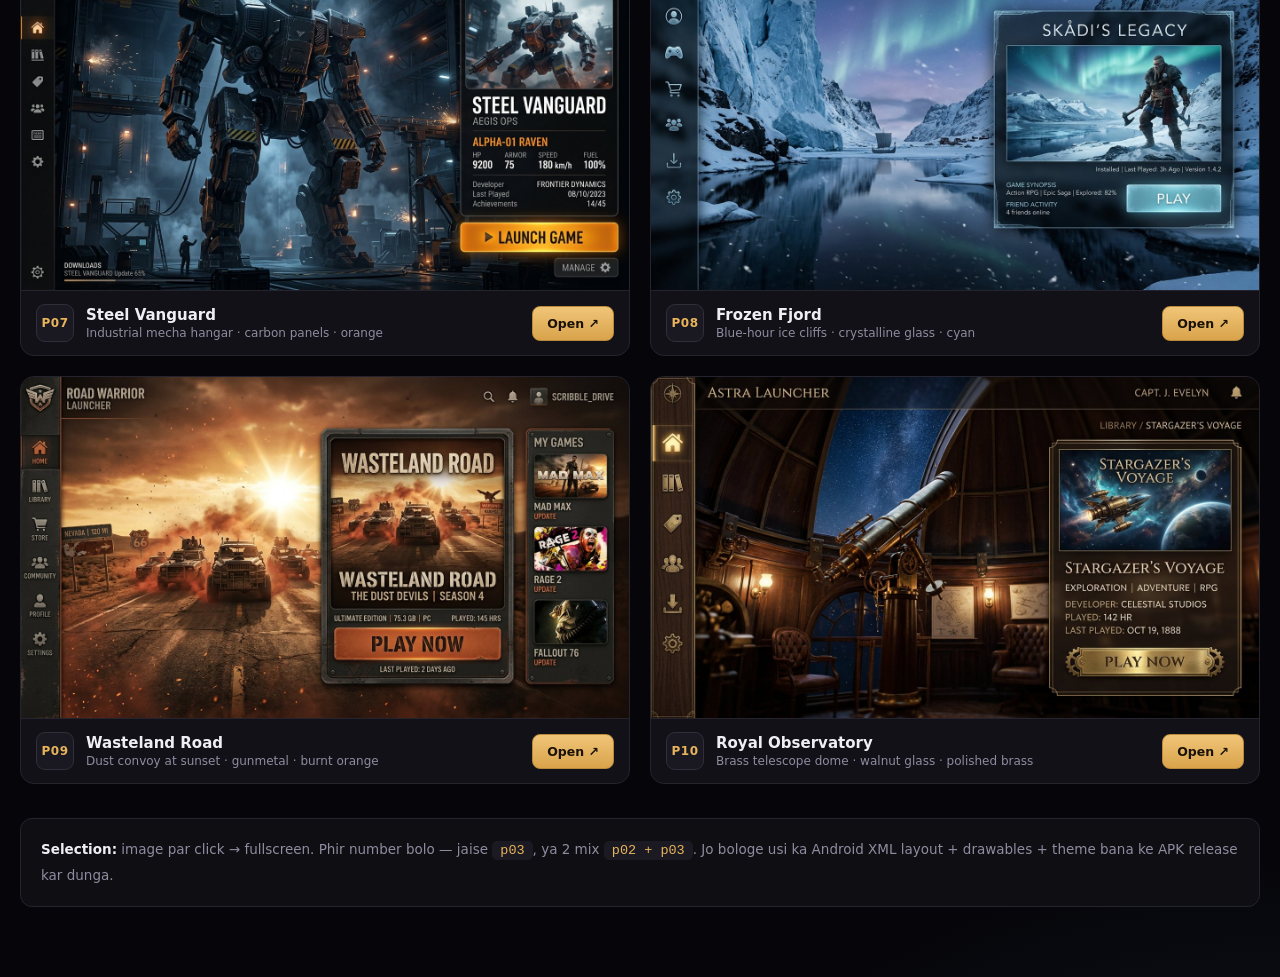
<file: mockups/premium/index.html>
<!DOCTYPE html>
<html lang="en">
<head>
<meta charset="utf-8" />
<meta name="viewport" content="width=device-width, initial-scale=1" />
<title>LUCIFER LAUNCHER — 10 Premium UI Concepts</title>
<style>
  :root{
    --bg:#06060a; --panel:#121117; --line:#25232e; --txt:#efeef5; --muted:#8f8ca0;
    --amber:#e8b45c; --steel:#a9bdd4; --crimson:#d9463f;
  }
  *{box-sizing:border-box}
  body{
    margin:0; padding:26px 20px 72px;
    background:
      radial-gradient(1200px 600px at 50% -12%, #16131c 0%, transparent 62%),
      radial-gradient(900px 520px at 100% 108%, #101520 0%, transparent 62%),
      var(--bg);
    color:var(--txt);
    font-family:'Segoe UI',system-ui,-apple-system,sans-serif;
  }
  header{max-width:1540px;margin:0 auto 26px}
  .kicker{
    display:inline-block;font-size:10.5px;letter-spacing:.24em;text-transform:uppercase;
    color:var(--amber);border:1px solid #3d2f18;background:#181206;
    padding:6px 14px;border-radius:999px;margin-bottom:14px;font-weight:600;
  }
  h1{margin:0 0 10px;font-size:clamp(24px,3.5vw,40px);line-height:1.08;font-weight:800;letter-spacing:-.02em}
  h1 span{background:linear-gradient(92deg,#e8b45c,#f5e3c0 45%,#a9bdd4);-webkit-background-clip:text;background-clip:text;color:transparent}
  p.sub{margin:0;color:var(--muted);font-size:14.5px;max-width:840px;line-height:1.65}
  p.sub b{color:#d9d6e4}

  .grid{
    max-width:1540px;margin:30px auto 0;
    display:grid;gap:20px;
    grid-template-columns:repeat(auto-fill,minmax(450px,1fr));
  }
  .card{
    background:var(--panel);border:1px solid var(--line);border-radius:14px;
    overflow:hidden;transition:.22s ease;
  }
  .card:hover{transform:translateY(-4px);border-color:#413a4c;box-shadow:0 22px 55px -22px #000}
  .thumb{display:block;width:100%;aspect-ratio:16/9;object-fit:cover;cursor:zoom-in;border-bottom:1px solid var(--line)}
  .meta{display:flex;align-items:center;gap:12px;padding:13px 15px}
  .num{
    flex:0 0 auto;width:38px;height:38px;border-radius:9px;display:grid;place-items:center;
    font-weight:800;font-size:12px;letter-spacing:.04em;
    background:#1a1820;border:1px solid #322d3a;color:var(--amber);
  }
  .name{font-weight:700;font-size:15px}
  .tag{font-size:12px;color:var(--muted);margin-top:2px}
  .pick{
    margin-left:auto;font-size:12.5px;font-weight:700;padding:9px 14px;border-radius:8px;
    text-decoration:none;white-space:nowrap;color:#1a1206;
    background:linear-gradient(180deg,#f0c578,#d9a34b);border:1px solid #b98a3c;
  }
  .pick:hover{filter:brightness(1.08)}
  .hint{
    max-width:1540px;margin:34px auto 0;padding:18px 20px;border-radius:12px;
    background:#0f0e13;border:1px solid var(--line);color:var(--muted);font-size:13.5px;line-height:1.8;
  }
  .hint b{color:var(--txt)}
  .hint code{background:#1b1922;padding:2px 8px;border-radius:5px;color:var(--amber)}
  .lb{position:fixed;inset:0;background:#000000f5;display:none;place-items:center;z-index:99;padding:18px;cursor:zoom-out}
  .lb.on{display:grid}
  .lb img{max-width:100%;max-height:100%;border-radius:8px;box-shadow:0 0 90px #000}
</style>
</head>
<body>

<header>
  <div class="kicker">Round 5 · Premium Photoreal</div>
  <h1>LUCIFER LAUNCHER — <span>10 Premium Photoreal UI Concepts</span></h1>
  <p class="sub">
    Ab bilkul <b>no cartoon, no blocky</b> — real cinematic backgrounds, premium glass panels, thin hairline borders,
    refined typography, aur classy PLAY button. Ye wahi level hai jo AAA game launchers (Steam / Epic / Riot) use karte hain.
    Number bolo, usko Android launcher me exactly build kar dunga.
  </p>
</header>

<div class="grid" id="grid"></div>

<div class="hint">
  <b>Selection:</b> image par click → fullscreen. Phir number bolo — jaise <code>p03</code>, ya 2 mix <code>p02 + p03</code>.
  Jo bologe usi ka Android XML layout + drawables + theme bana ke APK release kar dunga.
</div>

<div class="lb" id="lb"><img id="lbImg" alt="preview" /></div>

<script>
const items = [
  ["P01","Cyberpunk Noir","Rain-soaked neon city · smoked glass · amber PLAY","p01-cyberpunk-noir.jpg"],
  ["P02","Cathedral Veil","Gothic cathedral · armored knight · silver glass","p02-knight-cathedral.jpg"],
  ["P03","Dragon's Crest","Golden-hour peaks · colossal dragon · gold panel","p03-dragon-peaks.jpg"],
  ["P04","Orbital Station","Earth from orbit · aerospace HUD · frosted blue","p04-orbital-station.jpg"],
  ["P05","Ronin's Shadow","Rainy Edo street · lantern light · crimson PLAY","p05-ronin-rain.jpg"],
  ["P06","Desert Tomb","Torch-lit tomb · bronze glass · gold hairlines","p06-desert-tomb.jpg"],
  ["P07","Steel Vanguard","Industrial mecha hangar · carbon panels · orange","p07-mecha-hangar.jpg"],
  ["P08","Frozen Fjord","Blue-hour ice cliffs · crystalline glass · cyan","p08-frozen-fjord.jpg"],
  ["P09","Wasteland Road","Dust convoy at sunset · gunmetal · burnt orange","p09-wasteland-convoy.jpg"],
  ["P10","Royal Observatory","Brass telescope dome · walnut glass · polished brass","p10-royal-observatory.jpg"]
];
const grid = document.getElementById('grid');
items.forEach(([id,name,tag,file])=>{
  grid.insertAdjacentHTML('beforeend', `
    <div class="card">
      <img class="thumb" src="${file}" data-src="${file}" alt="${name}" loading="lazy" />
      <div class="meta">
        <div class="num">${id}</div>
        <div>
          <div class="name">${name}</div>
          <div class="tag">${tag}</div>
        </div>
        <a class="pick" href="${file}" target="_blank" rel="noopener">Open ↗</a>
      </div>
    </div>`);
});
const lb = document.getElementById('lb'), lbImg = document.getElementById('lbImg');
grid.addEventListener('click', e=>{
  const img = e.target.closest('.thumb'); if(!img) return;
  lbImg.src = img.dataset.src; lb.classList.add('on');
});
lb.addEventListener('click', ()=> lb.classList.remove('on'));
document.addEventListener('keydown', e=>{ if(e.key==='Escape') lb.classList.remove('on'); });
</script>
</body>
</html>
</file>
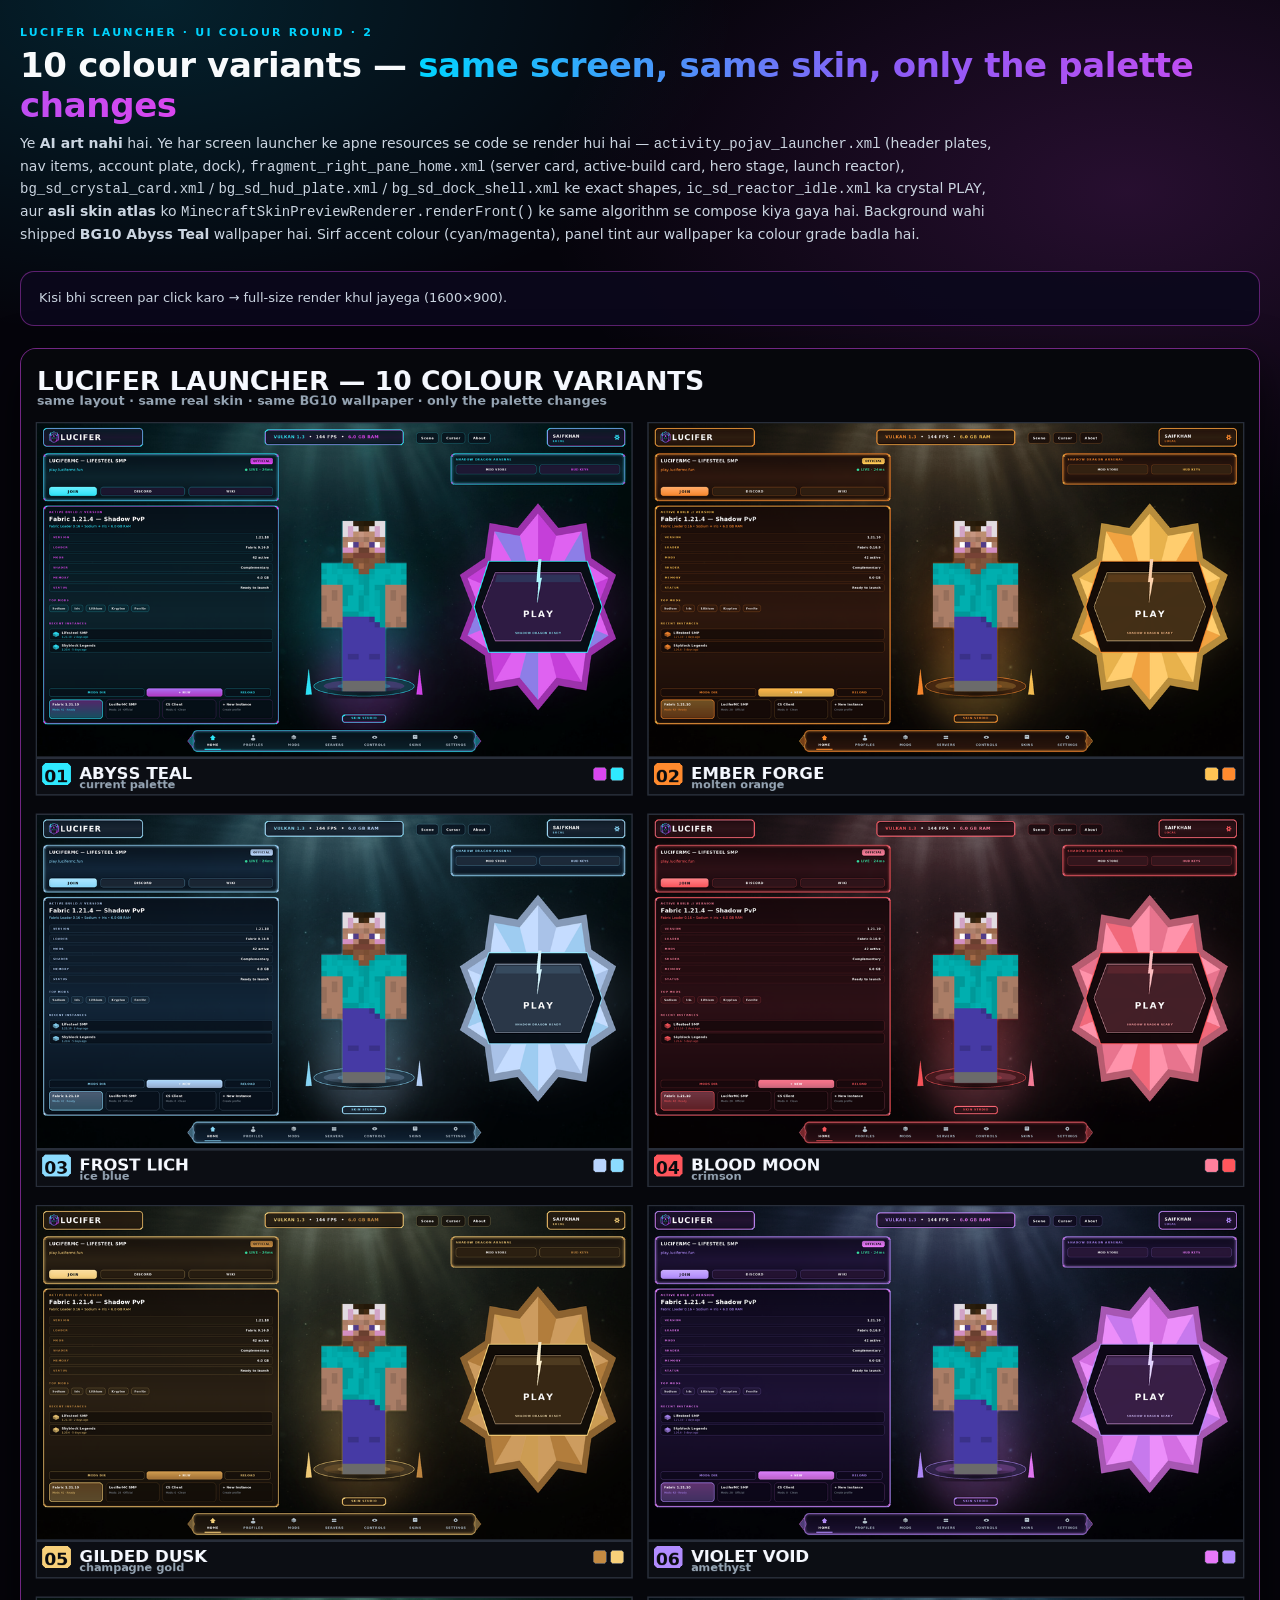
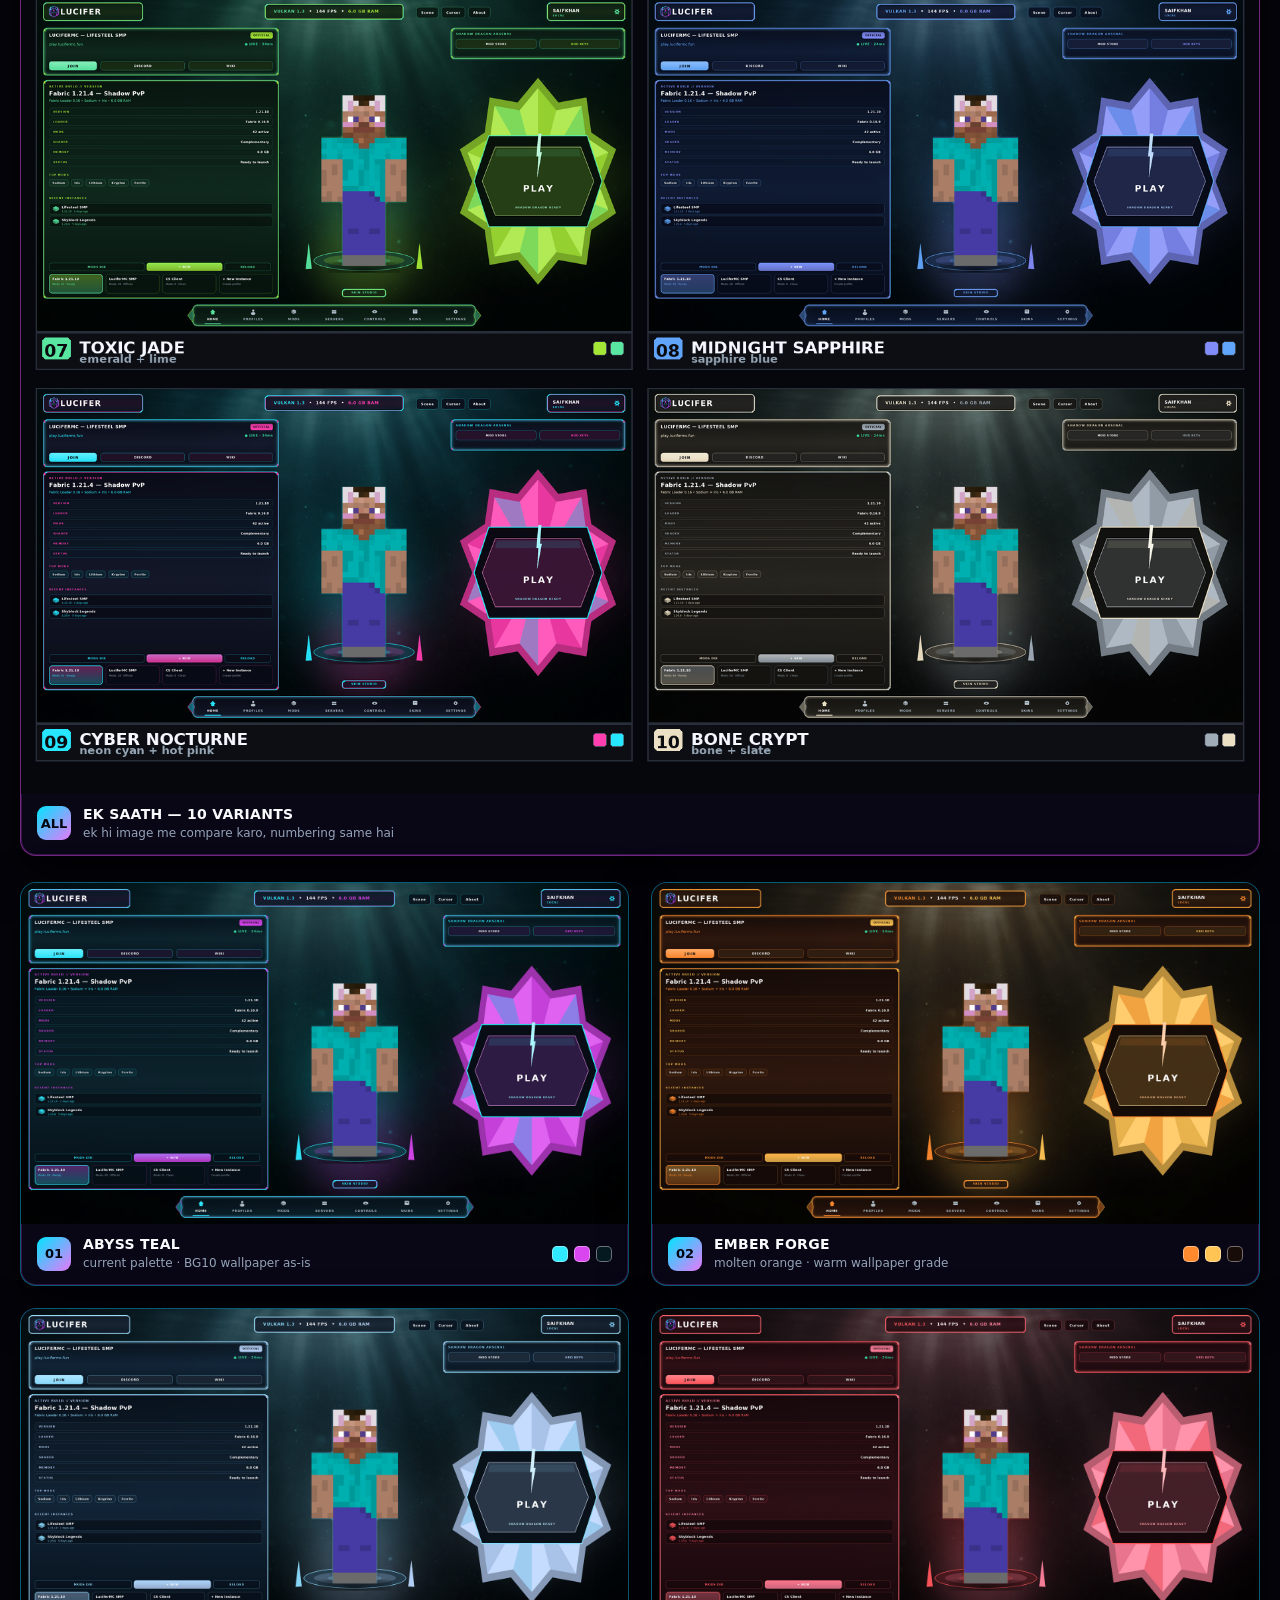
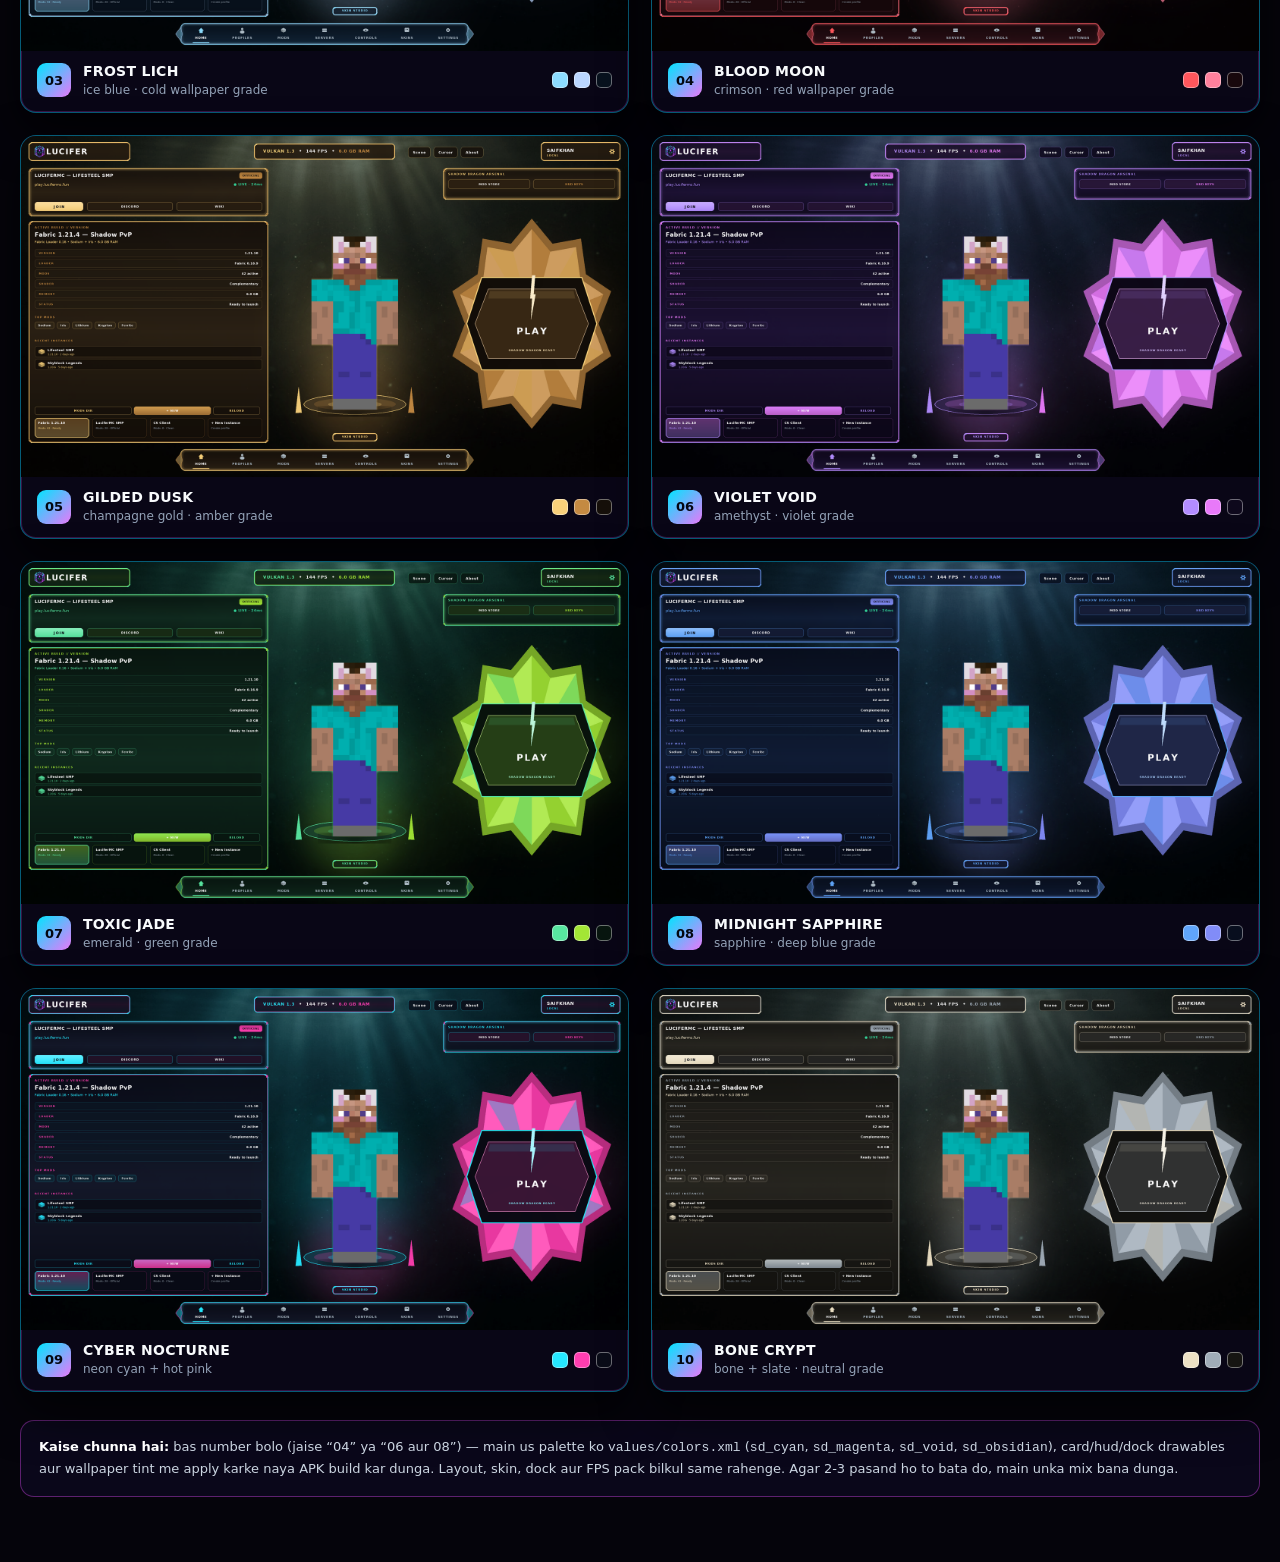
<file: mockups/variants/index.html>
<!DOCTYPE html>
<html lang="en">
<head>
<meta charset="UTF-8" />
<meta name="viewport" content="width=device-width, initial-scale=1.0" />
<title>LUCIFER LAUNCHER · 10 UI Colour + Background Variants</title>
<style>
  :root {
    --void: #05040b;
    --panel: rgba(10, 7, 24, 0.9);
    --cyan: #00d4ff;
    --magenta: #d946ef;
    --text: #f8fafc;
    --muted: #94a3b8;
  }
  * { box-sizing: border-box; margin: 0; padding: 0; }
  body {
    background:
      radial-gradient(900px 520px at 12% 0%, rgba(0, 212, 255, 0.14), transparent 65%),
      radial-gradient(900px 520px at 88% 4%, rgba(217, 70, 239, 0.16), transparent 65%),
      var(--void);
    color: var(--text);
    font-family: "Inter", "Segoe UI", Roboto, system-ui, sans-serif;
    padding: 26px 20px 70px;
  }
  .wrap { max-width: 1400px; margin: 0 auto; }
  .kicker {
    font-size: 11px; font-weight: 800; letter-spacing: 0.2em;
    text-transform: uppercase; color: var(--cyan);
  }
  h1 {
    font-size: clamp(22px, 3vw, 34px); font-weight: 900; letter-spacing: -0.01em;
    margin: 6px 0 8px;
  }
  h1 span {
    background: linear-gradient(90deg, var(--cyan), #8b5cf6, var(--magenta));
    -webkit-background-clip: text; background-clip: text; color: transparent;
  }
  .sub { color: #cbd5e1; font-size: 14px; line-height: 1.55; max-width: 980px; margin-bottom: 26px; }
  .grid { display: grid; grid-template-columns: repeat(2, minmax(0, 1fr)); gap: 22px; }
  @media (max-width: 880px) { .grid { grid-template-columns: 1fr; } }
  .card {
    background: var(--panel);
    border: 1.5px solid rgba(0, 212, 255, 0.42);
    border-radius: 16px;
    overflow: hidden;
    box-shadow: 0 18px 48px rgba(0, 0, 0, 0.7), inset 0 0 0 1px rgba(217, 70, 239, 0.22);
  }
  .card img { display: block; width: 100%; height: auto; }
  .card a { display: block; line-height: 0; }
  .meta { display: flex; align-items: center; gap: 12px; padding: 12px 16px 14px; }
  .num {
    width: 34px; height: 34px; flex-shrink: 0; border-radius: 9px;
    display: grid; place-items: center;
    font-weight: 900; font-size: 13px;
    color: #040711;
    background: linear-gradient(135deg, #00e5ff, #e879f9);
  }
  .meta b { display: block; font-size: 14px; letter-spacing: 0.02em; }
  .meta span { font-size: 12px; color: var(--muted); }
  .swatches { margin-left: auto; display: flex; gap: 6px; }
  .sw { width: 16px; height: 16px; border-radius: 5px; border: 1px solid rgba(255,255,255,0.4); }
  .note {
    margin-top: 28px; padding: 16px 18px; border-radius: 14px;
    background: rgba(12, 8, 28, 0.9);
    border: 1px solid rgba(217, 70, 239, 0.4);
    color: #cbd5e1; font-size: 13px; line-height: 1.6;
  }
  .note b { color: #fff; }
</style>
</head>
<body>
<div class="wrap">
  <div class="kicker">LUCIFER LAUNCHER · UI colour round · 2</div>
  <h1>10 colour variants — <span>same screen, same skin, only the palette changes</span></h1>
  <p class="sub">
    Ye <b>AI art nahi</b> hai. Ye har screen launcher ke apne resources se code se render hui hai —
    <code>activity_pojav_launcher.xml</code> (header plates, nav items, account plate, dock),
    <code>fragment_right_pane_home.xml</code> (server card, active-build card, hero stage, launch reactor),
    <code>bg_sd_crystal_card.xml</code> / <code>bg_sd_hud_plate.xml</code> / <code>bg_sd_dock_shell.xml</code> ke exact shapes,
    <code>ic_sd_reactor_idle.xml</code> ka crystal PLAY, aur <b>asli skin atlas</b> ko
    <code>MinecraftSkinPreviewRenderer.renderFront()</code> ke same algorithm se compose kiya gaya hai.
    Background wahi shipped <b>BG10 Abyss Teal</b> wallpaper hai. Sirf accent colour (cyan/magenta), panel tint aur
    wallpaper ka colour grade badla hai.
  </p>

  <div class="note" style="margin:0 0 22px">Kisi bhi screen par click karo → full-size render khul jayega (1600×900).</div>

  <div class="card" style="border-color:rgba(217,70,239,0.5);margin-bottom:26px">
    <a href="00-all-variants.png" target="_blank" rel="noopener"><img src="00-all-variants.png" alt="All 10 launcher colour variants on one sheet" /></a>
    <div class="meta">
      <div class="num">ALL</div>
      <div><b>EK SAATH — 10 VARIANTS</b><span>ek hi image me compare karo, numbering same hai</span></div>
    </div>
  </div>

  <div class="grid">
    <div class="card">
      <a href="v01-abyss-teal.png" target="_blank" rel="noopener"><img src="v01-abyss-teal.png" alt="01 ABYSS TEAL — real launcher screen" /></a>
      <div class="meta">
        <div class="num">01</div>
        <div><b>ABYSS TEAL</b><span>current palette · BG10 wallpaper as-is</span></div>
        <div class="swatches"><div class="sw" style="background:#2FE9FF"></div><div class="sw" style="background:#D946EF"></div><div class="sw" style="background:#061A22"></div></div>
      </div>
    </div>

    <div class="card">
      <a href="v02-ember-forge.png" target="_blank" rel="noopener"><img src="v02-ember-forge.png" alt="02 EMBER FORGE — real launcher screen" /></a>
      <div class="meta">
        <div class="num">02</div>
        <div><b>EMBER FORGE</b><span>molten orange · warm wallpaper grade</span></div>
        <div class="swatches"><div class="sw" style="background:#FF8A2E"></div><div class="sw" style="background:#FFC454"></div><div class="sw" style="background:#180C08"></div></div>
      </div>
    </div>

    <div class="card">
      <a href="v03-frost-lich.png" target="_blank" rel="noopener"><img src="v03-frost-lich.png" alt="03 FROST LICH — real launcher screen" /></a>
      <div class="meta">
        <div class="num">03</div>
        <div><b>FROST LICH</b><span>ice blue · cold wallpaper grade</span></div>
        <div class="swatches"><div class="sw" style="background:#8CDCFF"></div><div class="sw" style="background:#BAD6FF"></div><div class="sw" style="background:#08121E"></div></div>
      </div>
    </div>

    <div class="card">
      <a href="v04-blood-moon.png" target="_blank" rel="noopener"><img src="v04-blood-moon.png" alt="04 BLOOD MOON — real launcher screen" /></a>
      <div class="meta">
        <div class="num">04</div>
        <div><b>BLOOD MOON</b><span>crimson · red wallpaper grade</span></div>
        <div class="swatches"><div class="sw" style="background:#FF565C"></div><div class="sw" style="background:#FF809C"></div><div class="sw" style="background:#18080C"></div></div>
      </div>
    </div>

    <div class="card">
      <a href="v05-gilded-dusk.png" target="_blank" rel="noopener"><img src="v05-gilded-dusk.png" alt="05 GILDED DUSK — real launcher screen" /></a>
      <div class="meta">
        <div class="num">05</div>
        <div><b>GILDED DUSK</b><span>champagne gold · amber grade</span></div>
        <div class="swatches"><div class="sw" style="background:#F8D07A"></div><div class="sw" style="background:#C48A42"></div><div class="sw" style="background:#16100A"></div></div>
      </div>
    </div>

    <div class="card">
      <a href="v06-violet-void.png" target="_blank" rel="noopener"><img src="v06-violet-void.png" alt="06 VIOLET VOID — real launcher screen" /></a>
      <div class="meta">
        <div class="num">06</div>
        <div><b>VIOLET VOID</b><span>amethyst · violet grade</span></div>
        <div class="swatches"><div class="sw" style="background:#B28CFF"></div><div class="sw" style="background:#E879F9"></div><div class="sw" style="background:#0E081C"></div></div>
      </div>
    </div>

    <div class="card">
      <a href="v07-toxic-jade.png" target="_blank" rel="noopener"><img src="v07-toxic-jade.png" alt="07 TOXIC JADE — real launcher screen" /></a>
      <div class="meta">
        <div class="num">07</div>
        <div><b>TOXIC JADE</b><span>emerald · green grade</span></div>
        <div class="swatches"><div class="sw" style="background:#58E6A0"></div><div class="sw" style="background:#A3E635"></div><div class="sw" style="background:#08160F"></div></div>
      </div>
    </div>

    <div class="card">
      <a href="v08-midnight-sapphire.png" target="_blank" rel="noopener"><img src="v08-midnight-sapphire.png" alt="08 MIDNIGHT SAPPHIRE — real launcher screen" /></a>
      <div class="meta">
        <div class="num">08</div>
        <div><b>MIDNIGHT SAPPHIRE</b><span>sapphire · deep blue grade</span></div>
        <div class="swatches"><div class="sw" style="background:#60A5FA"></div><div class="sw" style="background:#818CF8"></div><div class="sw" style="background:#080E1E"></div></div>
      </div>
    </div>

    <div class="card">
      <a href="v09-cyber-nocturne.png" target="_blank" rel="noopener"><img src="v09-cyber-nocturne.png" alt="09 CYBER NOCTURNE — real launcher screen" /></a>
      <div class="meta">
        <div class="num">09</div>
        <div><b>CYBER NOCTURNE</b><span>neon cyan + hot pink</span></div>
        <div class="swatches"><div class="sw" style="background:#26E7FF"></div><div class="sw" style="background:#FF3EB0"></div><div class="sw" style="background:#0A0C18"></div></div>
      </div>
    </div>

    <div class="card">
      <a href="v10-bone-crypt.png" target="_blank" rel="noopener"><img src="v10-bone-crypt.png" alt="10 BONE CRYPT — real launcher screen" /></a>
      <div class="meta">
        <div class="num">10</div>
        <div><b>BONE CRYPT</b><span>bone + slate · neutral grade</span></div>
        <div class="swatches"><div class="sw" style="background:#ECE0C4"></div><div class="sw" style="background:#A0ACB8"></div><div class="sw" style="background:#161512"></div></div>
      </div>
    </div>
  </div>

  <div class="note">
    <b>Kaise chunna hai:</b> bas number bolo (jaise “04” ya “06 aur 08”) — main us palette ko
    <code>values/colors.xml</code> (<code>sd_cyan</code>, <code>sd_magenta</code>, <code>sd_void</code>, <code>sd_obsidian</code>),
    card/hud/dock drawables aur wallpaper tint me apply karke naya APK build kar dunga.
    Layout, skin, dock aur FPS pack bilkul same rahenge. Agar 2-3 pasand ho to bata do, main unka mix bana dunga.
  </div>
</div>
</body>
</html>
</file>
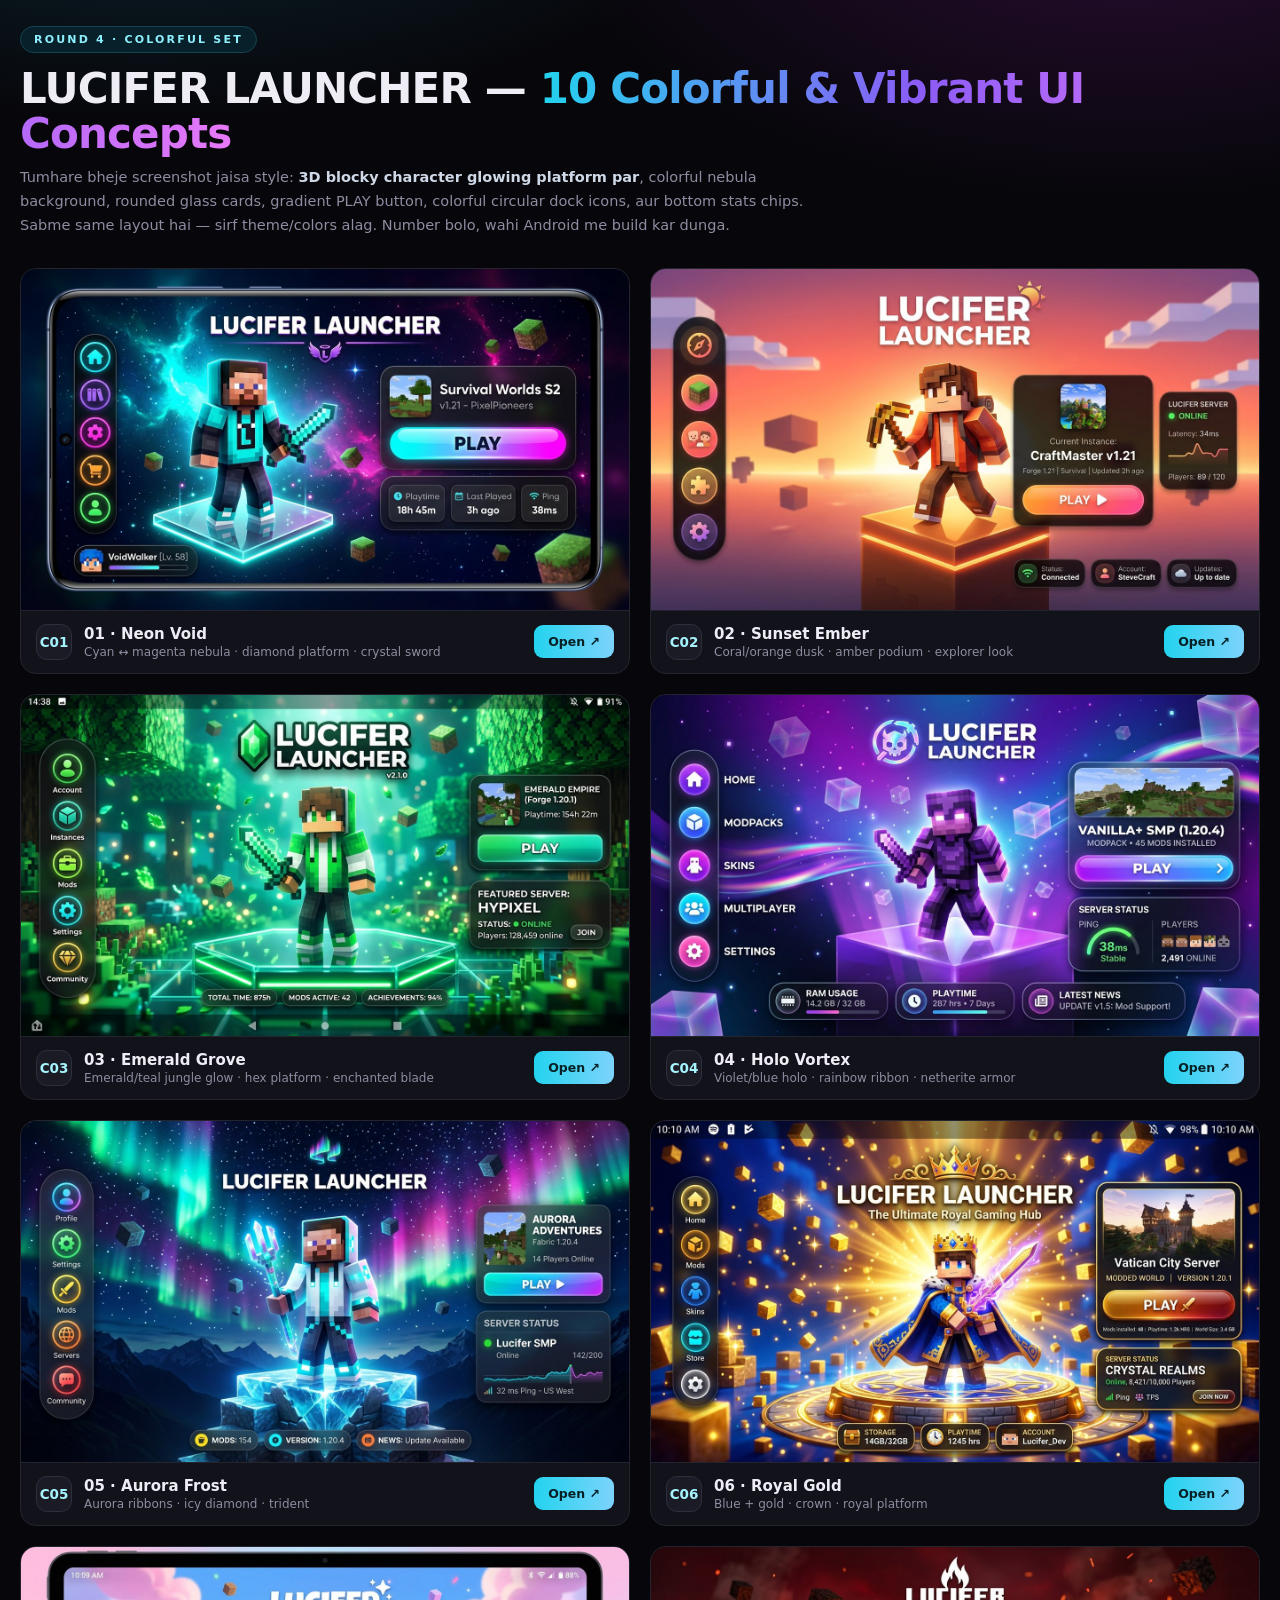
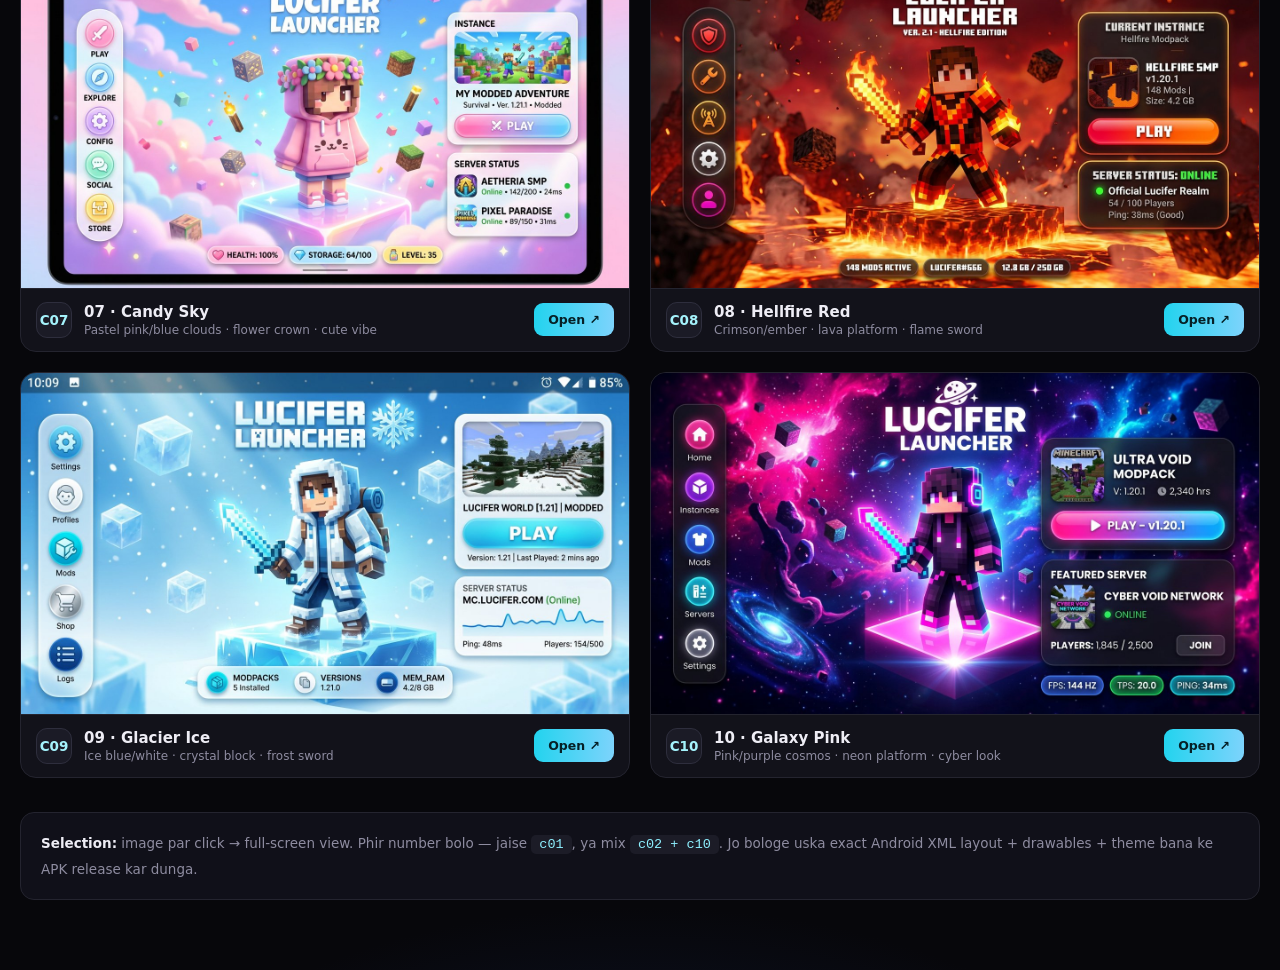
<file: mockups/vibrant/index.html>
<!DOCTYPE html>
<html lang="en">
<head>
<meta charset="utf-8" />
<meta name="viewport" content="width=device-width, initial-scale=1" />
<title>LUCIFER LAUNCHER — 10 Colorful UI Concepts</title>
<style>
  :root{
    --bg:#07070b; --panel:#12121a; --line:#24242f; --txt:#eeedf5; --muted:#8e8ca0;
    --c1:#22d3ee; --c2:#e879f9;
  }
  *{box-sizing:border-box}
  body{
    margin:0; padding:26px 20px 72px;
    background:
      radial-gradient(1100px 560px at 12% -8%, #0d2b38 0%, transparent 58%),
      radial-gradient(1000px 520px at 88% -4%, #2a0d33 0%, transparent 58%),
      radial-gradient(900px 520px at 50% 110%, #101a35 0%, transparent 62%),
      var(--bg);
    color:var(--txt);
    font-family:'Segoe UI',system-ui,-apple-system,sans-serif;
  }
  header{max-width:1520px;margin:0 auto 26px}
  .kicker{
    display:inline-block;font-size:11px;letter-spacing:.2em;text-transform:uppercase;
    color:#8ef0ff;border:1px solid #134453;background:#08202a;
    padding:6px 13px;border-radius:999px;margin-bottom:14px;font-weight:600;
  }
  h1{margin:0 0 10px;font-size:clamp(25px,3.6vw,42px);line-height:1.06;font-weight:800;letter-spacing:-.02em}
  h1 span{background:linear-gradient(92deg,var(--c1),#8b5cf6 50%,var(--c2));-webkit-background-clip:text;background-clip:text;color:transparent}
  p.sub{margin:0;color:var(--muted);font-size:14.5px;max-width:820px;line-height:1.65}
  p.sub b{color:#cfd8e6}

  .grid{
    max-width:1520px;margin:30px auto 0;
    display:grid;gap:20px;
    grid-template-columns:repeat(auto-fill,minmax(440px,1fr));
  }
  .card{
    background:var(--panel);border:1px solid var(--line);border-radius:16px;
    overflow:hidden;transition:.22s ease;
  }
  .card:hover{transform:translateY(-4px);border-color:#3b3b4d;box-shadow:0 22px 55px -22px #000}
  .thumb{display:block;width:100%;aspect-ratio:16/9;object-fit:cover;cursor:zoom-in;border-bottom:1px solid var(--line)}
  .meta{display:flex;align-items:center;gap:12px;padding:13px 15px}
  .num{
    flex:0 0 auto;width:36px;height:36px;border-radius:11px;display:grid;place-items:center;
    font-weight:800;font-size:13.5px;background:#1b1b26;border:1px solid #2e2e3d;color:#a5f3fc;
  }
  .name{font-weight:700;font-size:15px}
  .tag{font-size:12px;color:var(--muted);margin-top:2px}
  .pick{
    margin-left:auto;font-size:12.5px;font-weight:700;padding:9px 14px;border-radius:9px;
    text-decoration:none;white-space:nowrap;color:#062026;
    background:linear-gradient(92deg,var(--c1),#7dd3fc);
  }
  .pick:hover{filter:brightness(1.1)}
  .hint{
    max-width:1520px;margin:34px auto 0;padding:18px 20px;border-radius:14px;
    background:#101019;border:1px solid var(--line);color:var(--muted);font-size:13.5px;line-height:1.8;
  }
  .hint b{color:var(--txt)}
  .hint code{background:#1c1c27;padding:2px 8px;border-radius:5px;color:#8ef0ff}
  .lb{position:fixed;inset:0;background:#000000f2;display:none;place-items:center;z-index:99;padding:20px;cursor:zoom-out}
  .lb.on{display:grid}
  .lb img{max-width:100%;max-height:100%;border-radius:10px;box-shadow:0 0 80px #000}
</style>
</head>
<body>

<header>
  <div class="kicker">Round 4 · Colorful Set</div>
  <h1>LUCIFER LAUNCHER — <span>10 Colorful &amp; Vibrant UI Concepts</span></h1>
  <p class="sub">
    Tumhare bheje screenshot jaisa style: <b>3D blocky character glowing platform par</b>, colorful nebula background,
    rounded glass cards, gradient PLAY button, colorful circular dock icons, aur bottom stats chips.
    Sabme same layout hai — sirf theme/colors alag. Number bolo, wahi Android me build kar dunga.
  </p>
</header>

<div class="grid" id="grid"></div>

<div class="hint">
  <b>Selection:</b> image par click → full-screen view. Phir number bolo — jaise <code>c01</code>, ya mix <code>c02 + c10</code>.
  Jo bologe uska exact Android XML layout + drawables + theme bana ke APK release kar dunga.
</div>

<div class="lb" id="lb"><img id="lbImg" alt="preview" /></div>

<script>
const items = [
  ["c01","Neon Void","Cyan ↔ magenta nebula · diamond platform · crystal sword","c01-neon-cyan-magenta.jpg"],
  ["c02","Sunset Ember","Coral/orange dusk · amber podium · explorer look","c02-sunset-orange-pink.jpg"],
  ["c03","Emerald Grove","Emerald/teal jungle glow · hex platform · enchanted blade","c03-emerald-teal.jpg"],
  ["c04","Holo Vortex","Violet/blue holo · rainbow ribbon · netherite armor","c04-violet-holo.jpg"],
  ["c05","Aurora Frost","Aurora ribbons · icy diamond · trident","c05-rainbow-aurora.jpg"],
  ["c06","Royal Gold","Blue + gold · crown · royal platform","c06-gold-royal.jpg"],
  ["c07","Candy Sky","Pastel pink/blue clouds · flower crown · cute vibe","c07-candy-sky.jpg"],
  ["c08","Hellfire Red","Crimson/ember · lava platform · flame sword","c08-fire-red.jpg"],
  ["c09","Glacier Ice","Ice blue/white · crystal block · frost sword","c09-ice-blue.jpg"],
  ["c10","Galaxy Pink","Pink/purple cosmos · neon platform · cyber look","c10-galaxy-pink.jpg"]
];
const grid = document.getElementById('grid');
items.forEach(([id,name,tag,file],i)=>{
  grid.insertAdjacentHTML('beforeend', `
    <div class="card">
      <img class="thumb" src="${file}" data-src="${file}" alt="${name}" loading="lazy" />
      <div class="meta">
        <div class="num">${id.toUpperCase()}</div>
        <div>
          <div class="name">${String(i+1).padStart(2,'0')} · ${name}</div>
          <div class="tag">${tag}</div>
        </div>
        <a class="pick" href="${file}" target="_blank" rel="noopener">Open ↗</a>
      </div>
    </div>`);
});
const lb = document.getElementById('lb'), lbImg = document.getElementById('lbImg');
grid.addEventListener('click', e=>{
  const img = e.target.closest('.thumb'); if(!img) return;
  lbImg.src = img.dataset.src; lb.classList.add('on');
});
lb.addEventListener('click', ()=> lb.classList.remove('on'));
document.addEventListener('keydown', e=>{ if(e.key==='Escape') lb.classList.remove('on'); });
</script>
</body>
</html>
</file>
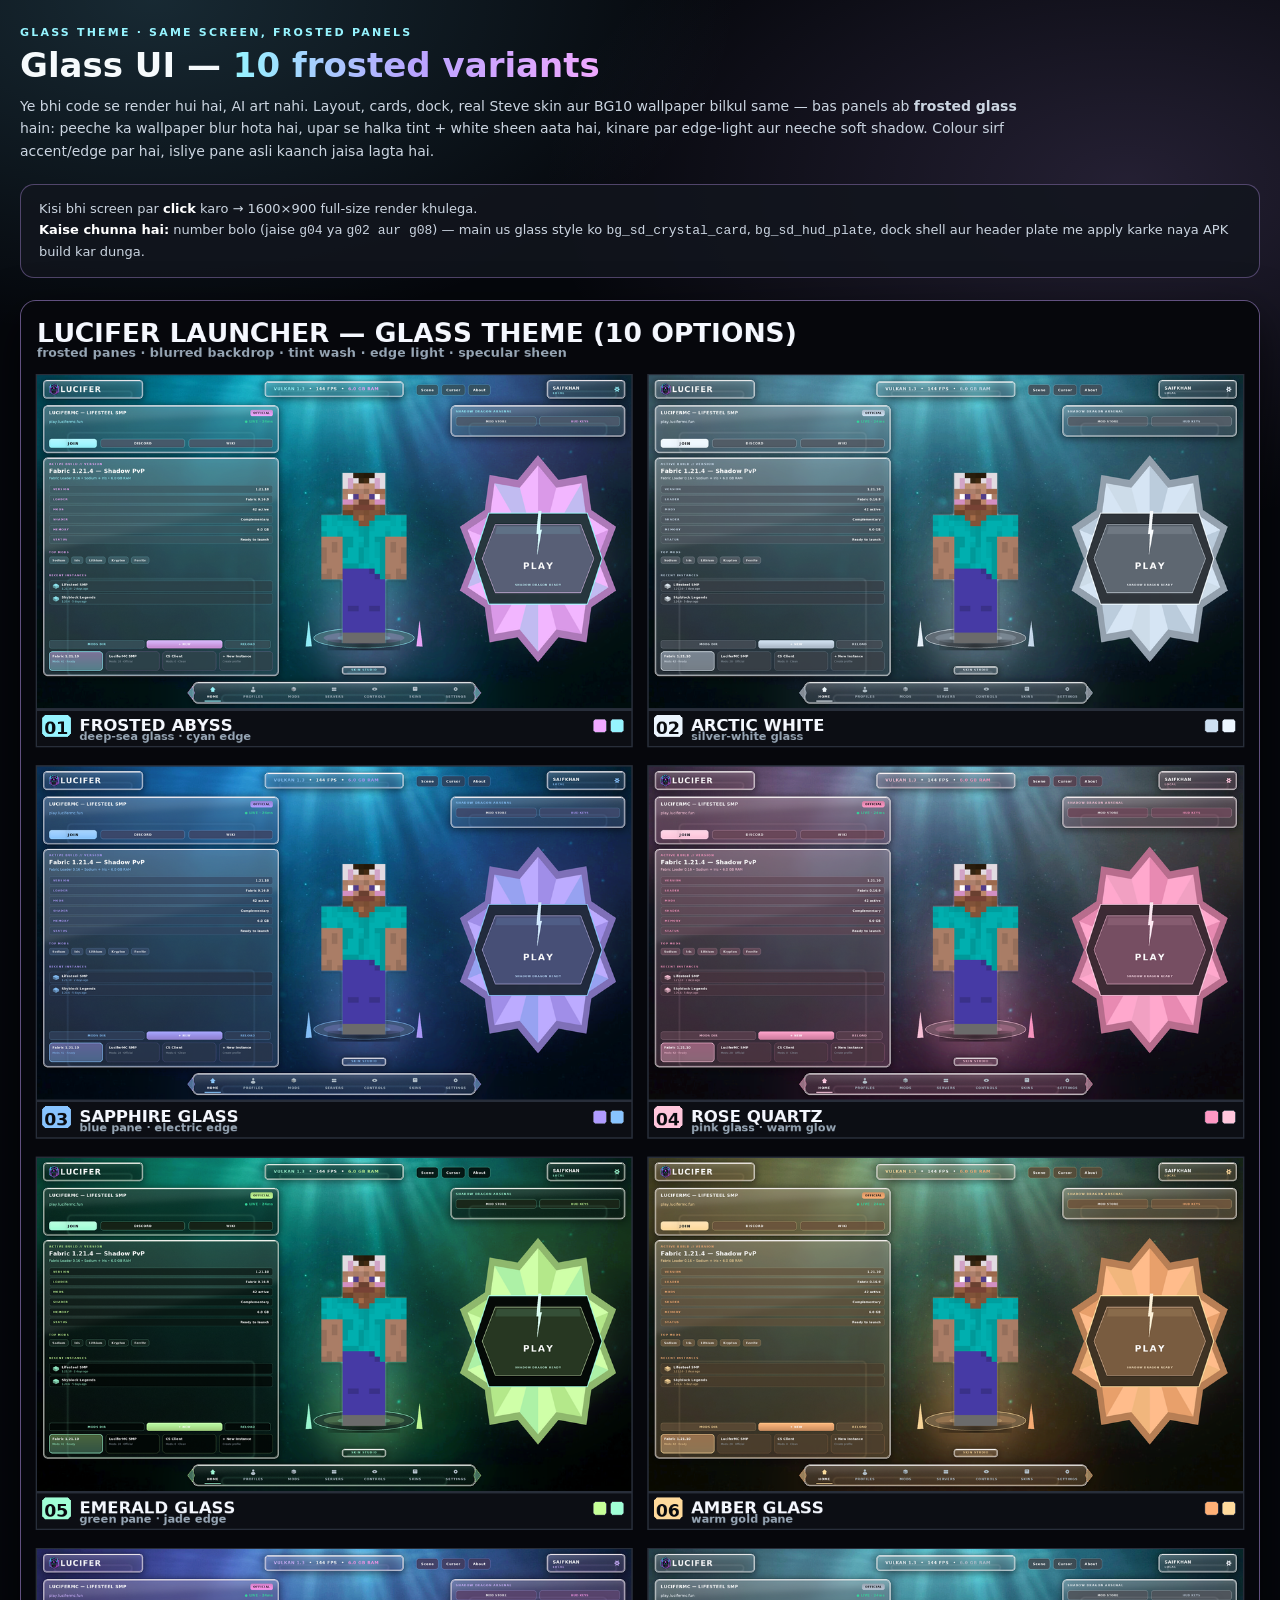
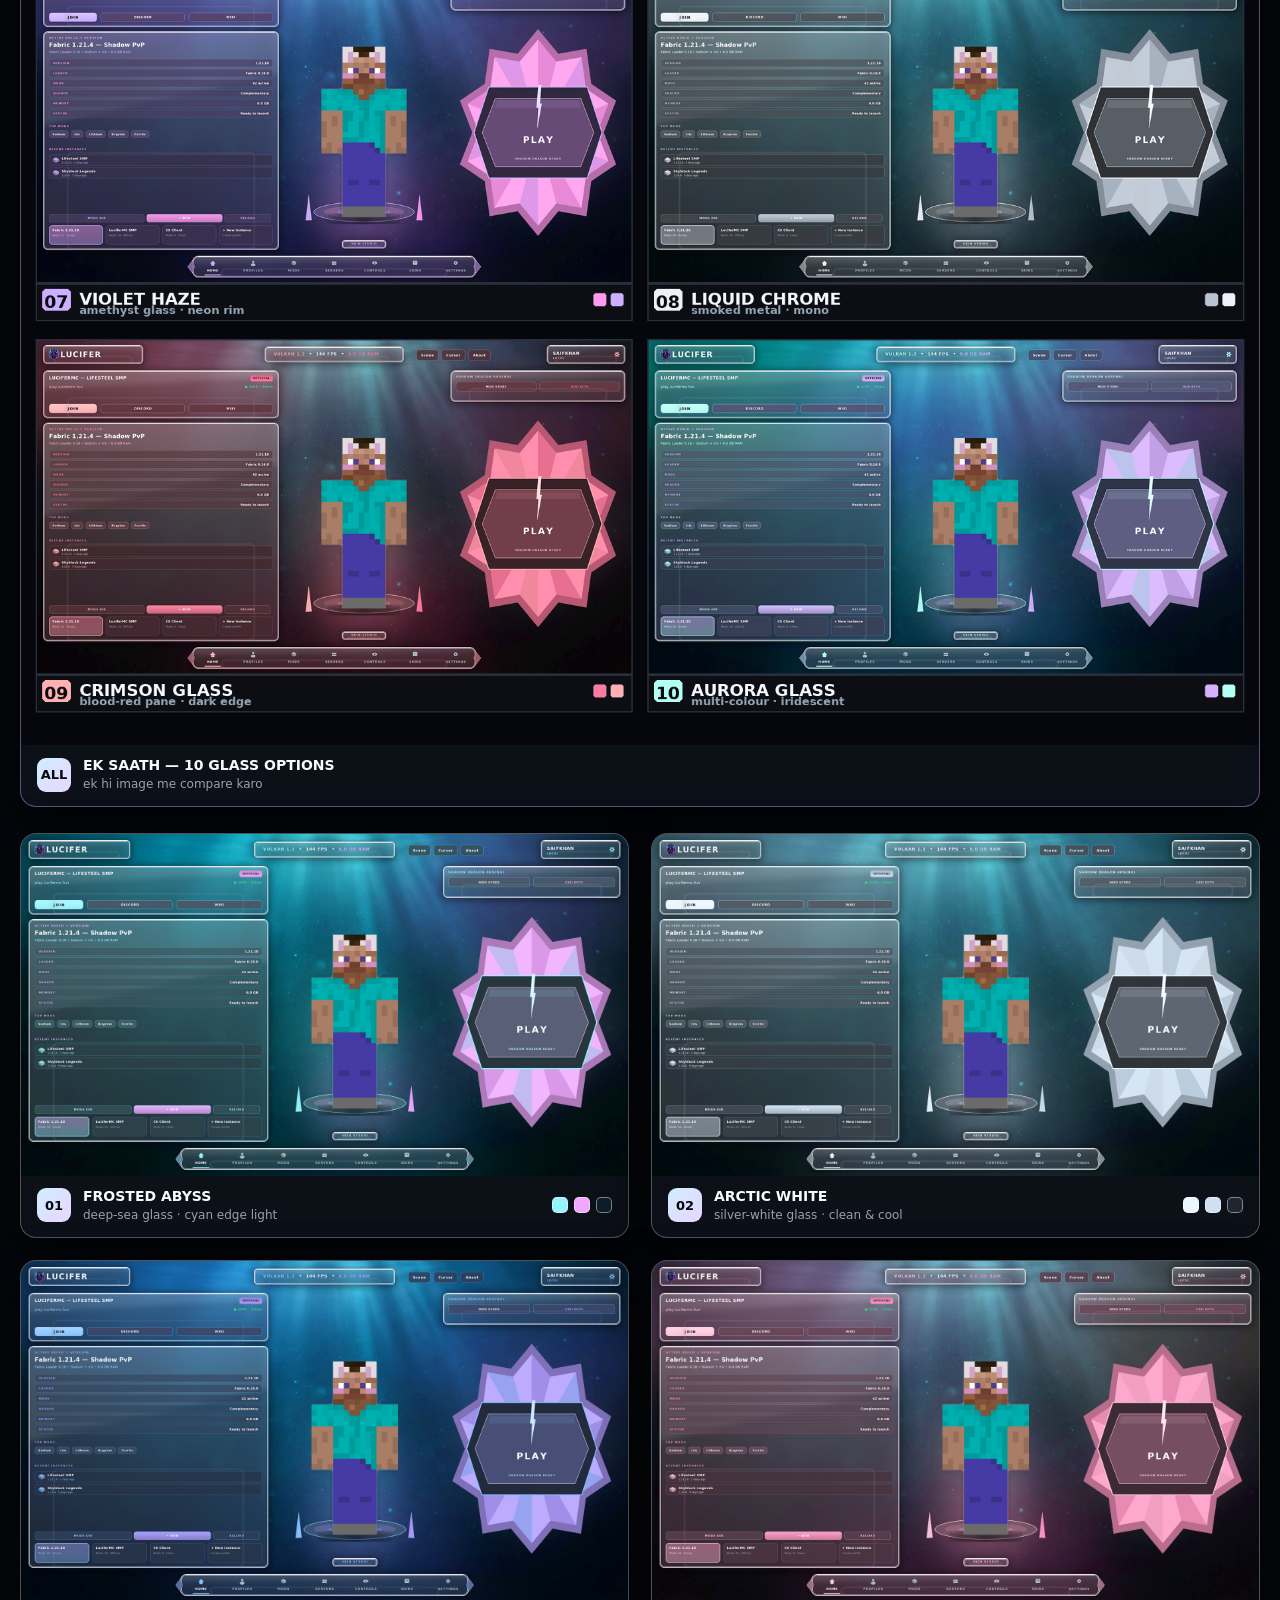
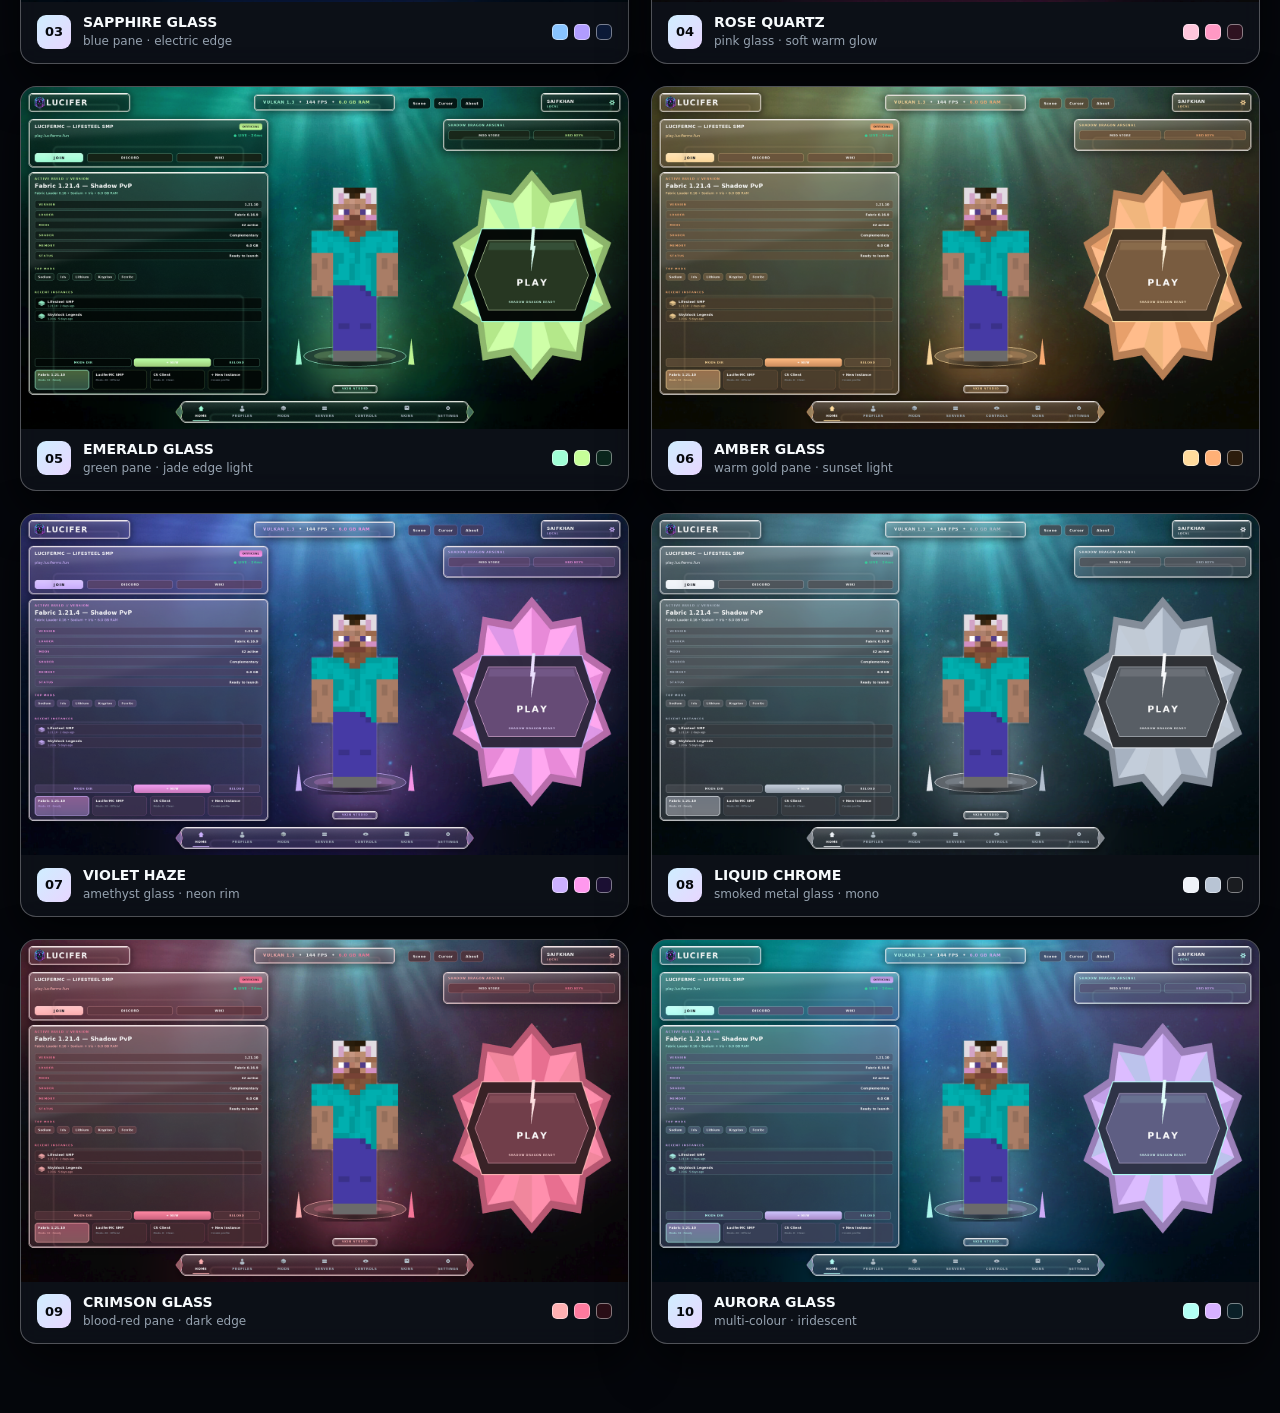
<file: mockups/variants/glass/index.html>
<!DOCTYPE html>
<html lang="en">
<head>
<meta charset="UTF-8" />
<meta name="viewport" content="width=device-width, initial-scale=1.0" />
<title>LUCIFER LAUNCHER · Glass Theme (10 options)</title>
<style>
  :root { --void:#05070c; --panel:rgba(14,18,26,0.86); --cyan:#96f4ff; --magenta:#f0a8ff; --text:#f6fafc; --muted:#96a3b0; }
  * { box-sizing: border-box; margin: 0; padding: 0; }
  body {
    background:
      radial-gradient(900px 520px at 12% 0%, rgba(120, 220, 255, 0.16), transparent 65%),
      radial-gradient(900px 520px at 88% 4%, rgba(200, 160, 255, 0.16), transparent 65%),
      var(--void);
    color: var(--text);
    font-family: "Inter", "Segoe UI", Roboto, system-ui, sans-serif;
    padding: 26px 20px 70px;
  }
  .wrap { max-width: 1400px; margin: 0 auto; }
  .kicker { font-size: 11px; font-weight: 800; letter-spacing: 0.2em; text-transform: uppercase; color: var(--cyan); }
  h1 { font-size: clamp(22px, 3vw, 34px); font-weight: 900; margin: 6px 0 10px; }
  h1 span { background: linear-gradient(90deg, var(--cyan), #b9a3ff, var(--magenta)); -webkit-background-clip: text; background-clip: text; color: transparent; }
  .sub { color: #cbd5e1; font-size: 14px; line-height: 1.6; max-width: 1000px; margin-bottom: 22px; }
  .sub code { color: var(--cyan); }
  .note { margin: 0 0 22px; padding: 14px 18px; border-radius: 14px; background: rgba(18,22,30,0.85); border: 1px solid rgba(200,160,255,0.35); color: #cbd5e1; font-size: 13px; line-height: 1.6; }
  .note b { color: #fff; }
  .grid { display: grid; grid-template-columns: repeat(2, minmax(0, 1fr)); gap: 22px; }
  @media (max-width: 880px) { .grid { grid-template-columns: 1fr; } }
  .card {
    background: var(--panel);
    border: 1.5px solid rgba(255,255,255,0.28);
    border-radius: 16px; overflow: hidden;
    box-shadow: 0 18px 48px rgba(0,0,0,0.65), inset 0 1px 0 rgba(255,255,255,0.28);
    backdrop-filter: blur(10px);
  }
  .card img { display: block; width: 100%; height: auto; }
  .card a { display: block; line-height: 0; }
  .meta { display: flex; align-items: center; gap: 12px; padding: 12px 16px 14px; }
  .num { width: 34px; height: 34px; flex-shrink: 0; border-radius: 9px; display: grid; place-items: center; font-weight: 900; font-size: 13px; color: #06080c; background: linear-gradient(135deg, #cfeeff, #e8d6ff); }
  .meta b { display: block; font-size: 14px; }
  .meta span { font-size: 12px; color: var(--muted); }
  .swatches { margin-left: auto; display: flex; gap: 6px; }
  .sw { width: 16px; height: 16px; border-radius: 5px; border: 1px solid rgba(255,255,255,0.45); }
</style>
</head>
<body>
<div class="wrap">
  <div class="kicker">Glass theme · same screen, frosted panels</div>
  <h1>Glass UI — <span>10 frosted variants</span></h1>
  <p class="sub">
    Ye bhi code se render hui hai, AI art nahi. Layout, cards, dock, real Steve skin aur BG10 wallpaper bilkul same —
    bas panels ab <b>frosted glass</b> hain: peeche ka wallpaper blur hota hai, upar se halka tint + white sheen aata hai,
    kinare par edge-light aur neeche soft shadow. Colour sirf accent/edge par hai, isliye pane asli kaanch jaisa lagta hai.
  </p>
  <div class="note">
    Kisi bhi screen par <b>click</b> karo → 1600×900 full-size render khulega. <br>
    <b>Kaise chunna hai:</b> number bolo (jaise <code>g04</code> ya <code>g02 aur g08</code>) — main us glass style ko
    <code>bg_sd_crystal_card</code>, <code>bg_sd_hud_plate</code>, dock shell aur header plate me apply karke naya APK build kar dunga.
  </div>

  <div class="card" style="border-color:rgba(200,160,255,0.45);margin-bottom:26px">
    <a href="00-glass-variants.png" target="_blank" rel="noopener"><img src="00-glass-variants.png" alt="All 8 glass variants on one sheet" /></a>
    <div class="meta">
      <div class="num">ALL</div>
      <div><b>EK SAATH — 10 GLASS OPTIONS</b><span>ek hi image me compare karo</span></div>
    </div>
  </div>

  <div class="grid">
    <div class="card">
      <a href="g01-frosted-abyss.png" target="_blank" rel="noopener"><img src="g01-frosted-abyss.png" alt="01 FROSTED ABYSS — glass launcher screen" /></a>
      <div class="meta">
        <div class="num">01</div>
        <div><b>FROSTED ABYSS</b><span>deep-sea glass · cyan edge light</span></div>
        <div class="swatches"><div class="sw" style="background:#96F4FF"></div><div class="sw" style="background:#F0A8FF"></div><div class="sw" style="background:#0E1E28"></div></div>
      </div>
    </div>

    <div class="card">
      <a href="g02-arctic-white.png" target="_blank" rel="noopener"><img src="g02-arctic-white.png" alt="02 ARCTIC WHITE — glass launcher screen" /></a>
      <div class="meta">
        <div class="num">02</div>
        <div><b>ARCTIC WHITE</b><span>silver-white glass · clean & cool</span></div>
        <div class="swatches"><div class="sw" style="background:#ECF6FF"></div><div class="sw" style="background:#CEE0F2"></div><div class="sw" style="background:#1E2630"></div></div>
      </div>
    </div>

    <div class="card">
      <a href="g03-sapphire-glass.png" target="_blank" rel="noopener"><img src="g03-sapphire-glass.png" alt="03 SAPPHIRE GLASS — glass launcher screen" /></a>
      <div class="meta">
        <div class="num">03</div>
        <div><b>SAPPHIRE GLASS</b><span>blue pane · electric edge</span></div>
        <div class="swatches"><div class="sw" style="background:#88C4FF"></div><div class="sw" style="background:#B09CFF"></div><div class="sw" style="background:#0C1A38"></div></div>
      </div>
    </div>

    <div class="card">
      <a href="g04-rose-quartz.png" target="_blank" rel="noopener"><img src="g04-rose-quartz.png" alt="04 ROSE QUARTZ — glass launcher screen" /></a>
      <div class="meta">
        <div class="num">04</div>
        <div><b>ROSE QUARTZ</b><span>pink glass · soft warm glow</span></div>
        <div class="swatches"><div class="sw" style="background:#FFC6DC"></div><div class="sw" style="background:#FF98C4"></div><div class="sw" style="background:#2E1220"></div></div>
      </div>
    </div>

    <div class="card">
      <a href="g05-emerald-glass.png" target="_blank" rel="noopener"><img src="g05-emerald-glass.png" alt="05 EMERALD GLASS — glass launcher screen" /></a>
      <div class="meta">
        <div class="num">05</div>
        <div><b>EMERALD GLASS</b><span>green pane · jade edge light</span></div>
        <div class="swatches"><div class="sw" style="background:#A0FFD6"></div><div class="sw" style="background:#C6FF98"></div><div class="sw" style="background:#0A261C"></div></div>
      </div>
    </div>

    <div class="card">
      <a href="g06-amber-glass.png" target="_blank" rel="noopener"><img src="g06-amber-glass.png" alt="06 AMBER GLASS — glass launcher screen" /></a>
      <div class="meta">
        <div class="num">06</div>
        <div><b>AMBER GLASS</b><span>warm gold pane · sunset light</span></div>
        <div class="swatches"><div class="sw" style="background:#FFDA9C"></div><div class="sw" style="background:#FFB076"></div><div class="sw" style="background:#2C1C0C"></div></div>
      </div>
    </div>

    <div class="card">
      <a href="g07-violet-haze.png" target="_blank" rel="noopener"><img src="g07-violet-haze.png" alt="07 VIOLET HAZE — glass launcher screen" /></a>
      <div class="meta">
        <div class="num">07</div>
        <div><b>VIOLET HAZE</b><span>amethyst glass · neon rim</span></div>
        <div class="swatches"><div class="sw" style="background:#CCB0FF"></div><div class="sw" style="background:#FF98EE"></div><div class="sw" style="background:#1C1034"></div></div>
      </div>
    </div>

    <div class="card">
      <a href="g08-liquid-chrome.png" target="_blank" rel="noopener"><img src="g08-liquid-chrome.png" alt="08 LIQUID CHROME — glass launcher screen" /></a>
      <div class="meta">
        <div class="num">08</div>
        <div><b>LIQUID CHROME</b><span>smoked metal glass · mono</span></div>
        <div class="swatches"><div class="sw" style="background:#EEF2F8"></div><div class="sw" style="background:#B8C4D4"></div><div class="sw" style="background:#1A1C20"></div></div>
      </div>
    </div>
    <div class="card">
      <a href="g09-crimson-glass.png" target="_blank" rel="noopener"><img src="g09-crimson-glass.png" alt="09 CRIMSON GLASS — glass launcher screen" /></a>
      <div class="meta">
        <div class="num">09</div>
        <div><b>CRIMSON GLASS</b><span>blood-red pane · dark edge</span></div>
        <div class="swatches"><div class="sw" style="background:#FFB0B2"></div><div class="sw" style="background:#FF7A9E"></div><div class="sw" style="background:#2A0E16"></div></div>
      </div>
    </div>

    <div class="card">
      <a href="g10-aurora-glass.png" target="_blank" rel="noopener"><img src="g10-aurora-glass.png" alt="10 AURORA GLASS — glass launcher screen" /></a>
      <div class="meta">
        <div class="num">10</div>
        <div><b>AURORA GLASS</b><span>multi-colour · iridescent</span></div>
        <div class="swatches"><div class="sw" style="background:#B2FFF4"></div><div class="sw" style="background:#D6B0FF"></div><div class="sw" style="background:#0A2028"></div></div>
      </div>
    </div>
  </div>
</div>
</body>
</html>
</file>
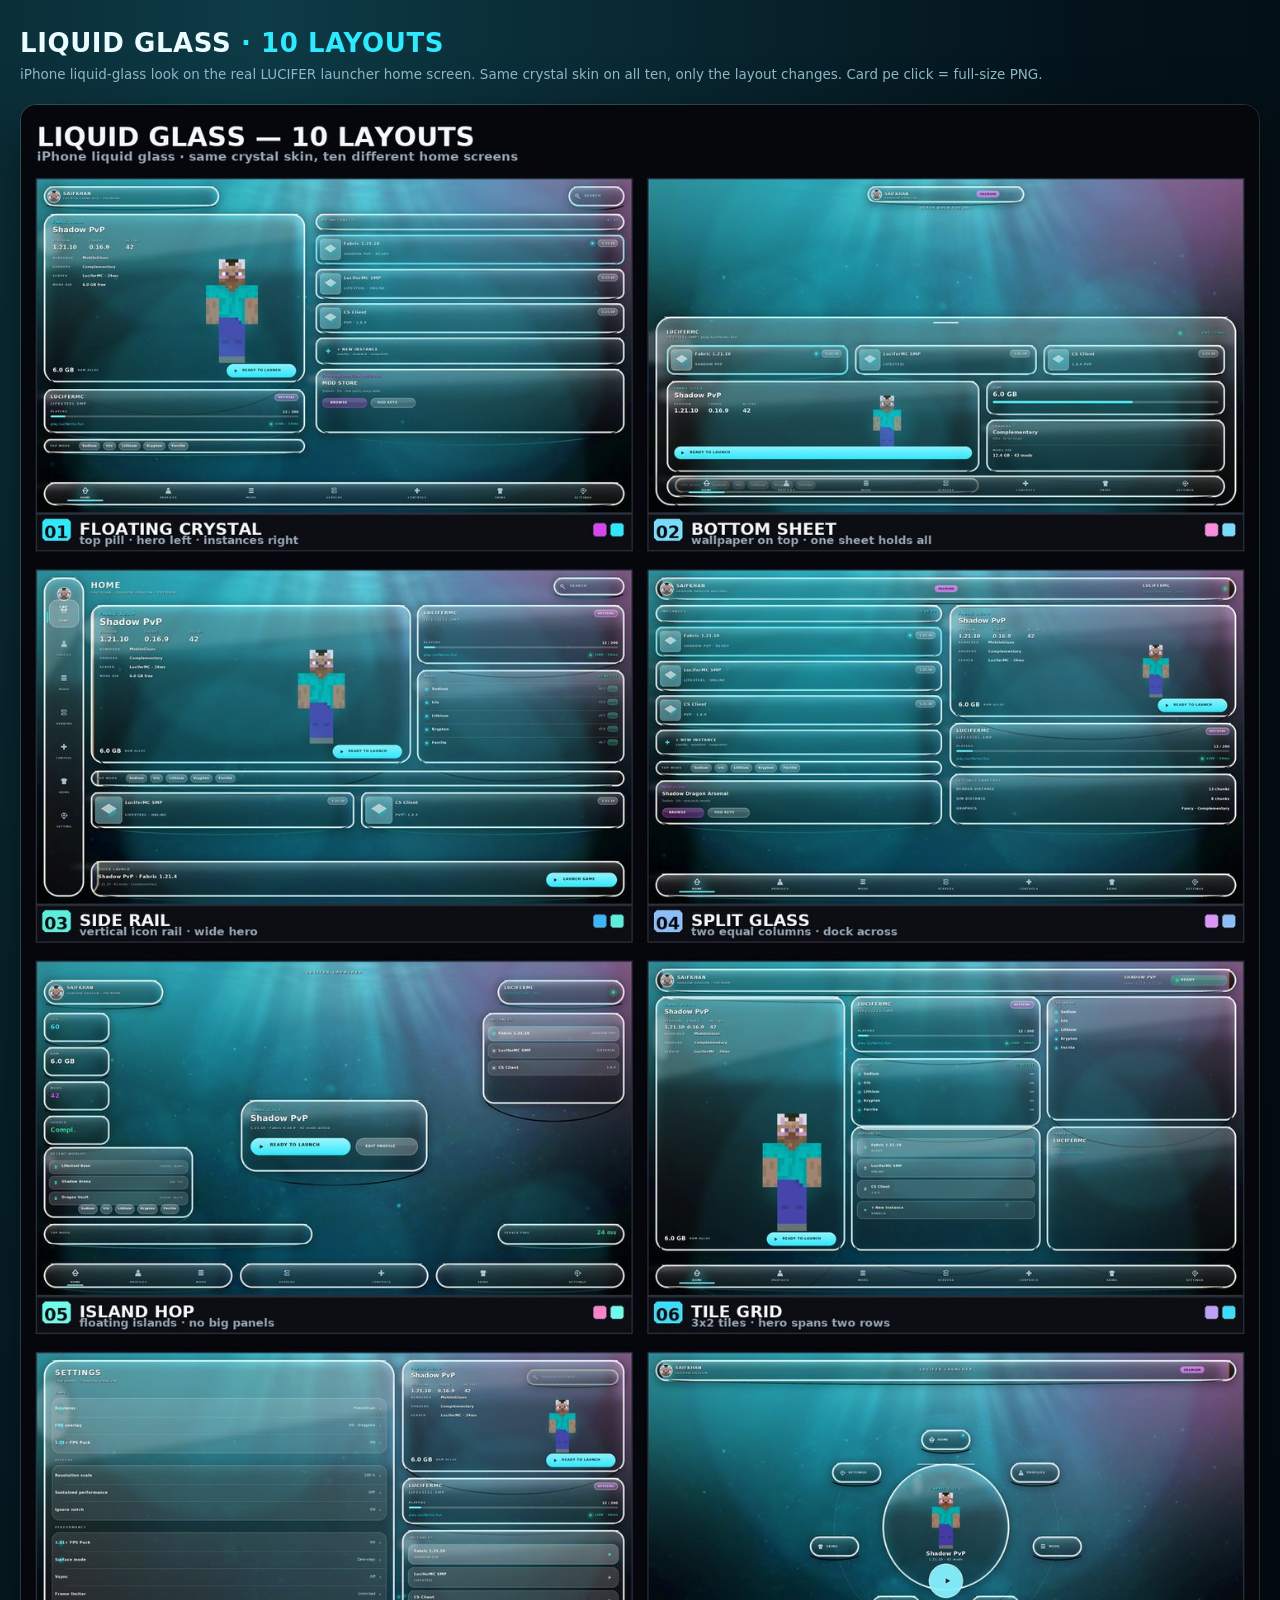
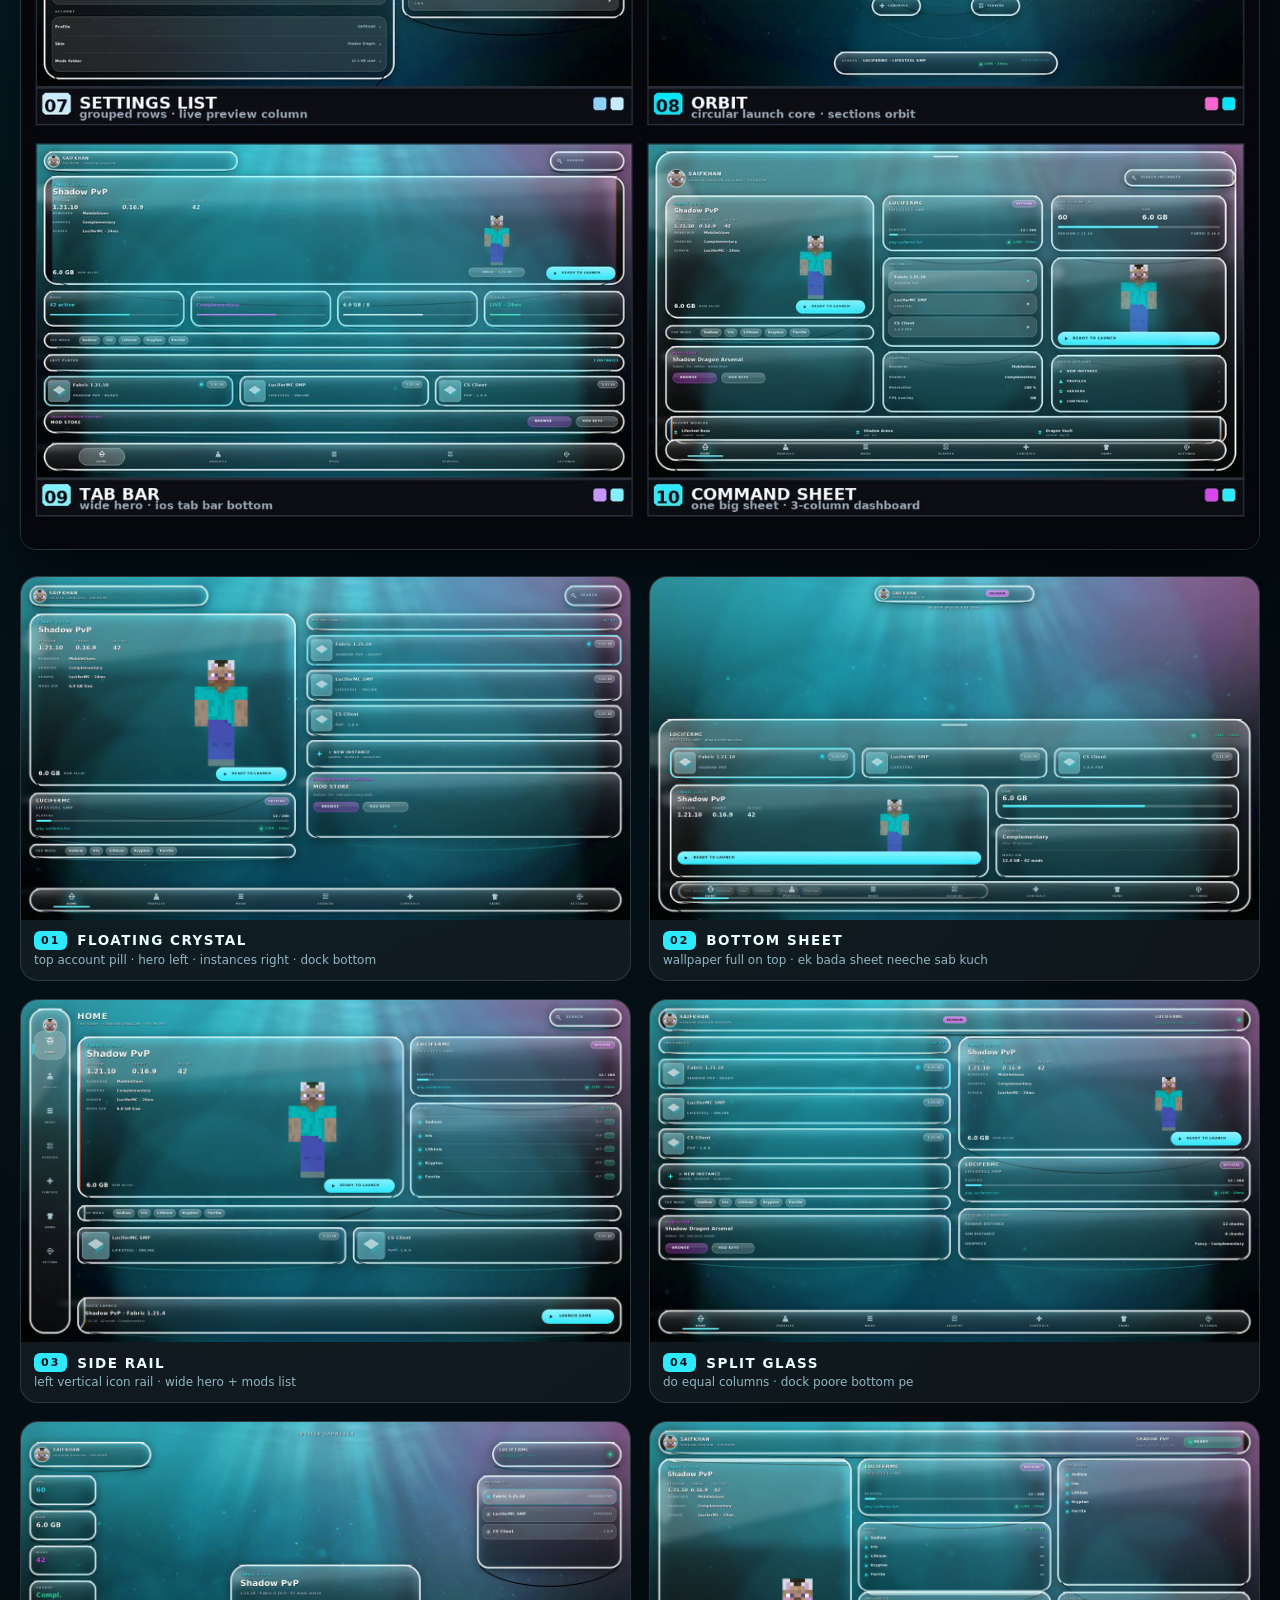
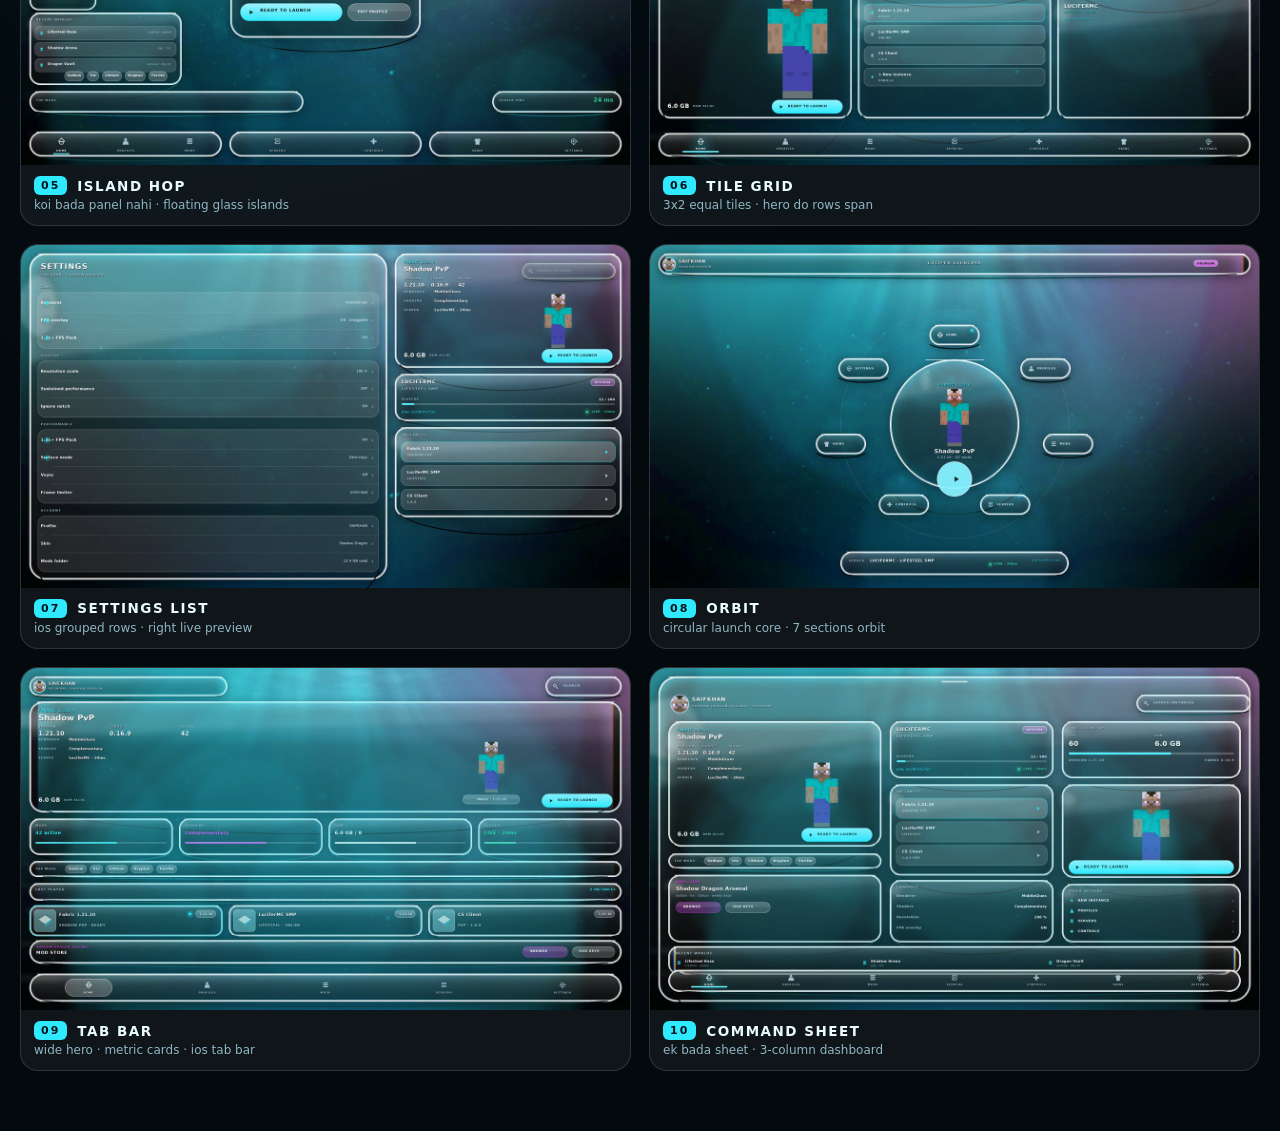
<file: mockups/variants/liquid/index.html>
<!doctype html>
<html lang="en"><head><meta charset="utf-8">
<meta name="viewport" content="width=device-width, initial-scale=1">
<title>LUCIFER LAUNCHER — Liquid Glass 10 layouts</title>
<style>
  :root { color-scheme: dark; }
  * { box-sizing: border-box; }
  body { margin:0; padding:28px 20px 60px; color:#eafcff;
    font-family: ui-sans-serif, system-ui, -apple-system, "Segoe UI", sans-serif;
    background:radial-gradient(120% 90% at 20% 0%, #0d3b46 0%, #04121a 55%, #03090d 100%); }
  header, .wrap { max-width:1460px; margin:0 auto; }
  h1 { margin:0; font-size:26px; letter-spacing:.6px; }
  h1 b { color:#2fe9ff; }
  p.sub { margin:8px 0 22px; color:#8fb6c4; font-size:13.5px; }
  .sheet img { width:100%; display:block; border-radius:16px; border:1px solid rgba(255,255,255,.14);
                box-shadow:0 22px 60px rgba(0,0,0,.55); }
  .grid { margin-top:26px; display:grid; gap:18px; grid-template-columns:repeat(auto-fill,minmax(420px,1fr)); }
  .card { text-decoration:none; color:inherit; border-radius:18px; overflow:hidden;
           background:rgba(255,255,255,.05); border:1px solid rgba(255,255,255,.13); }
  .card:hover { border-color:rgba(47,233,255,.6); }
  .card img { width:100%; display:block; }
  .meta { display:flex; align-items:center; gap:10px; padding:11px 13px 3px; }
  .num { font-size:11px; font-weight:800; letter-spacing:2px; color:#04121a; background:#2fe9ff;
          border-radius:6px; padding:3px 7px; }
  .name { font-size:13.5px; font-weight:800; letter-spacing:1.5px; }
  .note { padding:0 13px 13px; font-size:12px; color:#8fb6c4; }
</style></head><body>
<header>
  <h1>LIQUID GLASS <b>· 10 LAYOUTS</b></h1>
  <p class="sub">iPhone liquid-glass look on the real LUCIFER launcher home screen. Same crystal skin on all
     ten, only the layout changes. Card pe click = full-size PNG.</p>
</header>
<div class="wrap">
  <div class="sheet"><a href="00-liquid-variants.png" target="_blank">
    <img src="web/00-liquid-variants.jpg" alt="all ten liquid glass layouts"></a></div>
  <div class="grid">
    <a class="card" href="/liquid/l01-floating-crystal.png" target="_blank">
      <img src="web/l01-floating-crystal.jpg" alt="FLOATING CRYSTAL" loading="lazy">
      <div class="meta"><span class="num">01</span><span class="name">FLOATING CRYSTAL</span></div>
      <div class="note">top account pill · hero left · instances right · dock bottom</div>
    </a>
    <a class="card" href="/liquid/l02-bottom-sheet.png" target="_blank">
      <img src="web/l02-bottom-sheet.jpg" alt="BOTTOM SHEET" loading="lazy">
      <div class="meta"><span class="num">02</span><span class="name">BOTTOM SHEET</span></div>
      <div class="note">wallpaper full on top · ek bada sheet neeche sab kuch</div>
    </a>
    <a class="card" href="/liquid/l03-side-rail.png" target="_blank">
      <img src="web/l03-side-rail.jpg" alt="SIDE RAIL" loading="lazy">
      <div class="meta"><span class="num">03</span><span class="name">SIDE RAIL</span></div>
      <div class="note">left vertical icon rail · wide hero + mods list</div>
    </a>
    <a class="card" href="/liquid/l04-split-glass.png" target="_blank">
      <img src="web/l04-split-glass.jpg" alt="SPLIT GLASS" loading="lazy">
      <div class="meta"><span class="num">04</span><span class="name">SPLIT GLASS</span></div>
      <div class="note">do equal columns · dock poore bottom pe</div>
    </a>
    <a class="card" href="/liquid/l05-island-hop.png" target="_blank">
      <img src="web/l05-island-hop.jpg" alt="ISLAND HOP" loading="lazy">
      <div class="meta"><span class="num">05</span><span class="name">ISLAND HOP</span></div>
      <div class="note">koi bada panel nahi · floating glass islands</div>
    </a>
    <a class="card" href="/liquid/l06-tile-grid.png" target="_blank">
      <img src="web/l06-tile-grid.jpg" alt="TILE GRID" loading="lazy">
      <div class="meta"><span class="num">06</span><span class="name">TILE GRID</span></div>
      <div class="note">3x2 equal tiles · hero do rows span</div>
    </a>
    <a class="card" href="/liquid/l07-settings-list.png" target="_blank">
      <img src="web/l07-settings-list.jpg" alt="SETTINGS LIST" loading="lazy">
      <div class="meta"><span class="num">07</span><span class="name">SETTINGS LIST</span></div>
      <div class="note">ios grouped rows · right live preview</div>
    </a>
    <a class="card" href="/liquid/l08-orbit.png" target="_blank">
      <img src="web/l08-orbit.jpg" alt="ORBIT" loading="lazy">
      <div class="meta"><span class="num">08</span><span class="name">ORBIT</span></div>
      <div class="note">circular launch core · 7 sections orbit</div>
    </a>
    <a class="card" href="/liquid/l09-tab-bar.png" target="_blank">
      <img src="web/l09-tab-bar.jpg" alt="TAB BAR" loading="lazy">
      <div class="meta"><span class="num">09</span><span class="name">TAB BAR</span></div>
      <div class="note">wide hero · metric cards · ios tab bar</div>
    </a>
    <a class="card" href="/liquid/l10-command-sheet.png" target="_blank">
      <img src="web/l10-command-sheet.jpg" alt="COMMAND SHEET" loading="lazy">
      <div class="meta"><span class="num">10</span><span class="name">COMMAND SHEET</span></div>
      <div class="note">ek bada sheet · 3-column dashboard</div>
    </a>
  </div>
</div>
</body></html>
</file>
<file: lucifer-launcher-redesign/app.css>
@charset "UTF-8";
:root{
  color-scheme:dark;
  --bg:#05070A; --surface:#0B1017; --card:#101720; --raised:#151F2B;
  --blue:#75D7FF; --blue2:#38BDF8; --text:#FFFFFF; --muted:#A7B4C2;
  --line:#253443; --disabled:#536171; --success:#67D9AE; --warning:#F3C56B;
  --danger:#FF7788; --radius:18px; --shadow:0 18px 55px #0008;
  font-family:Inter,ui-sans-serif,system-ui,-apple-system,BlinkMacSystemFont,"Segoe UI",sans-serif;
}
*{box-sizing:border-box} html{min-width:320px;background:var(--bg);scroll-behavior:smooth} body{margin:0;min-height:100vh;background:radial-gradient(ellipse at 84% 0%,#0f2231 0,transparent 32%),var(--bg);color:var(--text)}
button,input,select,textarea{font:inherit} button{color:inherit} button:focus-visible,input:focus-visible,select:focus-visible,textarea:focus-visible,[tabindex]:focus-visible{outline:2px solid var(--blue);outline-offset:2px}
button{cursor:pointer} .app-shell{min-height:100dvh;display:grid;grid-template-columns:238px minmax(0,1fr);max-width:1800px;margin:auto}
.sidebar{position:sticky;top:0;height:100dvh;background:#080C11;border-right:1px solid var(--line);padding:22px 14px 18px;display:flex;flex-direction:column;gap:23px;z-index:3;overflow-y:auto}
.brand{display:flex;align-items:center;gap:12px;padding:4px 10px 13px}.brand-mark{width:40px;height:40px;border-radius:13px;display:grid;place-items:center;color:#06121A;background:linear-gradient(145deg,#DFF7FF,var(--blue));font-weight:950;font-size:21px;box-shadow:0 0 26px #75d7ff32}.brand-copy b{display:block;font-size:13px;letter-spacing:.13em}.brand-copy span{display:block;color:var(--muted);font-size:10px;letter-spacing:.1em;margin-top:3px}
.nav-group{display:grid;gap:5px}.nav-caption{padding:0 12px 7px;color:#697989;font-size:10px;font-weight:800;letter-spacing:.16em;text-transform:uppercase}.nav-item{width:100%;height:46px;border:1px solid transparent;background:transparent;border-radius:12px;display:flex;align-items:center;gap:13px;padding:0 13px;color:var(--muted);text-align:left;font-weight:650;font-size:13px;transition:.16s}.nav-item svg,.action-icon svg,.icon-button svg{width:18px;height:18px;flex:none}.nav-item:hover{color:var(--text);background:#101720}.nav-item.active{color:var(--blue);background:#0F1D27;border-color:#1F4053;box-shadow:inset 3px 0 0 var(--blue)}
.sidebar-bottom{margin-top:auto}.preview-badge{display:flex;align-items:center;gap:8px;padding:11px 12px;border:1px solid #264052;border-radius:12px;color:#BDEEFF;background:#0C151E;font-size:11px;font-weight:700}.preview-dot{width:7px;height:7px;border-radius:50%;background:var(--blue);box-shadow:0 0 10px var(--blue)}
.app-frame{min-width:0;min-height:100dvh;display:flex;flex-direction:column}.topbar{position:sticky;top:0;z-index:4;min-height:72px;padding:0 clamp(18px,3vw,42px);display:flex;align-items:center;gap:16px;background:#05070ae8;border-bottom:1px solid #1a2631;backdrop-filter:blur(12px)}.menu-button{display:none}.page-heading{min-width:0;margin-right:auto}.eyebrow{font-size:10px;color:var(--blue);font-weight:800;letter-spacing:.16em;text-transform:uppercase}.page-heading h1{margin:4px 0 0;font-size:20px;line-height:1.1;letter-spacing:-.025em}.top-actions{display:flex;align-items:center;gap:9px}.icon-button{width:40px;height:40px;border:1px solid var(--line);border-radius:13px;background:#101720;display:grid;place-items:center;color:#DCE8F1;position:relative}.icon-button:hover{border-color:#52748b;color:var(--blue)}.notif-dot{position:absolute;width:7px;height:7px;border-radius:50%;background:var(--blue);right:8px;top:8px}.account-button{display:flex;align-items:center;gap:9px;min-height:42px;border:1px solid var(--line);border-radius:14px;background:#0D141C;padding:4px 11px 4px 5px;text-align:left}.account-avatar{width:31px;height:31px;display:grid;place-items:center;border-radius:10px;background:linear-gradient(145deg,#293d4d,#101820);color:var(--blue);font-weight:850}.account-button b{font-size:12px;display:block}.account-button small{display:block;color:var(--muted);font-size:10px;margin-top:2px}
.page-content{width:100%;max-width:1420px;margin:0 auto;padding:28px clamp(18px,3vw,42px) 42px;flex:1;min-width:0}.screen{animation:screenIn .22s ease both}@keyframes screenIn{from{opacity:.3;transform:translateY(5px)}to{opacity:1;transform:translateY(0)}}.screen-intro{display:flex;align-items:flex-end;justify-content:space-between;gap:20px;margin-bottom:22px}.screen-intro h2{font-size:clamp(22px,3vw,30px);letter-spacing:-.04em;margin:0}.screen-intro p{max-width:640px;margin:8px 0 0;color:var(--muted);font-size:13px;line-height:1.55}.intro-actions{display:flex;gap:9px;flex-wrap:wrap}
.grid{display:grid;gap:14px}.cols-2{grid-template-columns:repeat(2,minmax(0,1fr))}.cols-3{grid-template-columns:repeat(3,minmax(0,1fr))}.cols-4{grid-template-columns:repeat(4,minmax(0,1fr))}.span-2{grid-column:span 2}.card{min-width:0;background:linear-gradient(155deg,#111923,#0D131A 78%);border:1px solid var(--line);border-radius:var(--radius);padding:18px;box-shadow:0 10px 35px #0002}.card.compact{padding:14px}.card-title{display:flex;align-items:center;justify-content:space-between;gap:12px;margin-bottom:14px}.card-title h3{font-size:14px;margin:0;letter-spacing:-.01em}.card-title p{margin:4px 0 0;color:var(--muted);font-size:11px}.subtle{color:var(--muted)}.small{font-size:11px}.divider{height:1px;background:var(--line);margin:15px 0}.stack{display:grid;gap:12px}.row{display:flex;align-items:center;gap:10px}.space-between{justify-content:space-between}.wrap{flex-wrap:wrap}.grow{flex:1;min-width:0}
.btn{min-height:42px;padding:0 15px;border:1px solid var(--line);border-radius:12px;background:#151F2B;color:var(--text);display:inline-flex;align-items:center;justify-content:center;gap:8px;font-weight:750;font-size:12px;transition:.16s}.btn:hover{border-color:#456c84;transform:translateY(-1px)}.btn.primary{background:linear-gradient(135deg,#8BE1FF,#55C9F8);border-color:#B5EEFF;color:#04111A;box-shadow:0 8px 25px #38bdf833}.btn.ghost{background:transparent}.btn.danger{color:#FFADB7;border-color:#60313A;background:#241217}.btn.small-btn{min-height:34px;padding:0 11px;font-size:11px}.btn.full{width:100%}.btn:disabled{color:var(--disabled);cursor:not-allowed;transform:none;box-shadow:none}
.pill,.status{display:inline-flex;align-items:center;gap:6px;min-height:24px;padding:0 9px;border-radius:999px;border:1px solid #2B4252;background:#0E1B25;color:#C2ECFB;font-size:10px;font-weight:750;white-space:nowrap}.status::before{content:"";width:6px;height:6px;border-radius:50%;background:currentColor}.status.good{color:var(--success);border-color:#285444;background:#0D1D18}.status.warn{color:var(--warning);border-color:#524326;background:#211B0D}.status.off{color:#99A7B5;border-color:#35414D;background:#11171E}.status.error{color:var(--danger);border-color:#58313A;background:#211217}.label{font-size:10px;font-weight:800;letter-spacing:.1em;color:#8797A6;text-transform:uppercase}.value{font-size:13px;font-weight:700}.muted{color:var(--muted)}
.input,.select,.textarea{width:100%;min-height:42px;padding:0 12px;background:#080D12;border:1px solid #293947;border-radius:11px;color:var(--text);font-size:12px}.textarea{min-height:92px;padding:11px;resize:vertical}.input::placeholder,.textarea::placeholder{color:#687887}.field{display:grid;gap:7px}.field label{font-size:11px;color:#B9C6D1;font-weight:700}.field-help{font-size:10px;color:var(--muted);line-height:1.4}.search-box{max-width:340px;position:relative}.search-box input{padding-left:38px}.search-box svg{position:absolute;left:13px;top:12px;width:16px;color:#8292A0}
.progress{height:7px;border-radius:99px;overflow:hidden;background:#202B35}.progress span{height:100%;display:block;border-radius:inherit;background:linear-gradient(90deg,#38BDF8,#9CE6FF);box-shadow:0 0 12px #75D7FF65;transition:width .25s}.metric{display:flex;align-items:flex-start;gap:12px}.metric-icon,.feature-icon{width:38px;height:38px;display:grid;place-items:center;flex:none;border-radius:12px;color:var(--blue);background:#10212D;border:1px solid #234354}.metric-icon svg,.feature-icon svg{width:18px;height:18px}.metric strong{display:block;font-size:16px;margin:2px 0}.metric small{display:block;color:var(--muted);font-size:10px}
.hero-card{position:relative;overflow:hidden;min-height:310px;display:grid;grid-template-columns:minmax(0,1.15fr) minmax(200px,.72fr);align-items:center;padding:clamp(22px,4vw,42px);background:radial-gradient(ellipse at 76% 58%,#143044 0,transparent 35%),linear-gradient(135deg,#0E151D,#091019 68%,#0D1822);border:1px solid #253949;border-radius:24px}.hero-card:after{content:"";position:absolute;width:300px;height:300px;right:8%;top:0;border-radius:50%;background:#75d7ff0b;filter:blur(35px);pointer-events:none}.hero-copy{position:relative;z-index:1}.hero-copy h2{font-size:clamp(24px,3.5vw,42px);line-height:1.07;letter-spacing:-.045em;margin:13px 0 9px;max-width:510px}.hero-copy p{color:var(--muted);font-size:13px;line-height:1.5;margin:0 0 18px}.hero-data{display:flex;gap:9px;flex-wrap:wrap;margin:17px 0 22px}.hero-art{height:260px;display:grid;place-items:center;position:relative;z-index:1}.hero-art:before{content:"";position:absolute;width:220px;height:220px;border-radius:50%;border:1px solid #75d7ff26;box-shadow:0 0 70px #38bdf81a,inset 0 0 65px #38bdf80c}.skin-figure{position:relative;width:118px;height:210px;image-rendering:pixelated;filter:drop-shadow(0 16px 22px #0008)}.skin-head{position:absolute;width:64px;height:64px;left:27px;top:0;background:linear-gradient(90deg,#D9A47C 0 22%,#E9B58E 22% 78%,#C58A64 78%);border:7px solid #241E1D;box-shadow:inset 0 12px #201C20}.skin-head:before,.skin-head:after{content:"";position:absolute;width:8px;height:8px;top:25px;background:#102632}.skin-head:before{left:11px}.skin-head:after{right:11px}.skin-body{position:absolute;width:68px;height:82px;left:25px;top:67px;background:linear-gradient(90deg,#112B3B 0 24%,#193A4B 24% 76%,#0E2533 76%);border:5px solid #0B1721}.skin-body:after{content:"";position:absolute;left:29px;top:0;height:100%;width:6px;background:#75D7FF}.skin-arm{position:absolute;top:70px;width:22px;height:78px;background:#183346;border:3px solid #0B1721}.skin-arm.left{left:5px;transform:rotate(7deg)}.skin-arm.right{right:4px;transform:rotate(-7deg)}.skin-leg{position:absolute;top:151px;width:28px;height:58px;background:#18232E;border:4px solid #0A1118}.skin-leg.left{left:28px}.skin-leg.right{right:27px}.skin-boot{position:absolute;bottom:0;width:30px;height:12px;background:#94DFFF}.skin-boot.left{left:25px}.skin-boot.right{right:24px}
.quick-grid{display:grid;grid-template-columns:repeat(4,minmax(0,1fr));gap:10px}.quick-action{min-height:82px;padding:14px;border:1px solid var(--line);border-radius:15px;background:#0E151D;text-align:left;display:flex;align-items:center;gap:12px;transition:.16s}.quick-action:hover{border-color:#477089;background:#111D27}.quick-action strong{font-size:12px;display:block}.quick-action small{color:var(--muted);display:block;font-size:10px;margin-top:4px}.quick-action .feature-icon{width:36px;height:36px}
.list{display:grid;gap:8px}.list-row{min-height:56px;padding:9px 11px;display:flex;align-items:center;gap:11px;border:1px solid #1E2B37;border-radius:13px;background:#0B1118}.list-row .row-main{flex:1;min-width:0}.list-row strong{font-size:12px;display:block;overflow:hidden;text-overflow:ellipsis;white-space:nowrap}.list-row small{display:block;color:var(--muted);font-size:10px;margin-top:3px}.list-row:hover{border-color:#344C5D}.mini-icon{width:32px;height:32px;border-radius:10px;display:grid;place-items:center;background:#142330;color:var(--blue);font-weight:850;font-size:12px;flex:none}.tag-row{display:flex;gap:6px;flex-wrap:wrap}.tag{border:1px solid #283947;background:#0B141C;color:#BDCBD5;border-radius:999px;padding:5px 9px;font-size:10px}.tag.blue{color:#BEEBFF;border-color:#2B566B;background:#0E202B}
.profile-card{position:relative}.profile-card.selected{border-color:#36728E;box-shadow:0 0 0 1px #75D7FF25,0 15px 40px #0004}.selected-ribbon{position:absolute;right:14px;top:14px}.profile-card h3{margin:15px 0 4px;font-size:16px}.profile-card p{margin:0;color:var(--muted);font-size:11px}.profile-meta{display:grid;grid-template-columns:repeat(2,minmax(0,1fr));gap:11px;margin:18px 0}.profile-meta > div{padding:10px;border-radius:11px;background:#0B1118}.profile-meta small{display:block;color:var(--muted);font-size:9px}.profile-meta b{display:block;margin-top:5px;font-size:11px}.version-card,.mod-card,.server-card,.download-card{display:flex;align-items:flex-start;gap:13px}.version-card .card-body,.mod-card .card-body,.server-card .card-body,.download-card .card-body{flex:1;min-width:0}.version-card h3,.mod-card h3,.server-card h3,.download-card h3{font-size:13px;margin:0 0 5px}.version-card p,.mod-card p,.server-card p,.download-card p{font-size:11px;color:var(--muted);margin:0;line-height:1.5}.version-type{min-width:50px;text-align:center}.switch{appearance:none;width:38px;height:22px;border-radius:99px;background:#28343F;border:1px solid #3E4D5A;position:relative;cursor:pointer;transition:.18s;flex:none}.switch:after{content:"";position:absolute;width:16px;height:16px;border-radius:50%;left:2px;top:2px;background:#A7B4C2;transition:.18s}.switch:checked{background:#1E607D;border-color:#52BDEB}.switch:checked:after{left:18px;background:#E9FAFF}
.slider{width:100%;accent-color:var(--blue)}.range-value{font-size:18px;font-weight:800;color:var(--blue)}.segmented{display:flex;gap:4px;padding:4px;background:#080D12;border:1px solid #24323F;border-radius:12px}.segmented button{flex:1;min-height:34px;background:transparent;border:0;border-radius:9px;color:var(--muted);font-size:11px;font-weight:700}.segmented button.active{background:#152936;color:#BFEFFF;box-shadow:inset 0 0 0 1px #2C5970}
.empty-state{padding:32px 20px;text-align:center;border:1px dashed #344657;border-radius:16px;background:#0B1118}.empty-state h3{font-size:14px;margin:10px 0 6px}.empty-state p{font-size:11px;color:var(--muted);max-width:390px;margin:0 auto 14px;line-height:1.5}.empty-icon{width:46px;height:46px;margin:auto;border:1px solid #305166;background:#11222E;border-radius:15px;display:grid;place-items:center;color:var(--blue)}
.skin-stage{min-height:340px;display:grid;place-items:center;position:relative;overflow:hidden;background:radial-gradient(ellipse at 50% 65%,#16344a 0,transparent 35%),linear-gradient(145deg,#080d13,#0d1720);border:1px solid var(--line);border-radius:18px}.skin-stage .skin-figure{transform:scale(1.2);transform-origin:center bottom;transition:transform .3s}.skin-stage.side .skin-figure{transform:scaleX(.45) scaleY(1.2)}.skin-stage.back .skin-head:before,.skin-stage.back .skin-head:after{display:none}.skin-controls{position:absolute;bottom:14px;display:flex;gap:7px}.scene-preview{min-height:130px;border-radius:14px;border:1px solid #293846;background:linear-gradient(135deg,#0B1017,#172B3A 52%,#05070A);position:relative;overflow:hidden}.scene-preview:after{content:"";position:absolute;inset:auto -5% -25% -5%;height:60%;background:linear-gradient(transparent,#0B1118),repeating-linear-gradient(90deg,#1A3344 0 28px,#0D1B27 29px 54px);clip-path:polygon(0 55%,15% 13%,25% 50%,43% 5%,59% 52%,73% 19%,88% 63%,100% 22%,100% 100%,0 100%)}.scene-preview.active{border-color:#75D7FF;box-shadow:0 0 0 1px #75D7FF33}
.control-stage{height:310px;position:relative;border:1px solid #293846;border-radius:17px;background:radial-gradient(ellipse at center,#122431,#080D12 72%);overflow:hidden;touch-action:none}.control-stage:before{content:"GAME PREVIEW · DRAG CONTROLS";position:absolute;left:15px;top:14px;color:#718494;font-size:9px;font-weight:800;letter-spacing:.12em}.drag-control{position:absolute;width:48px;height:48px;border-radius:50%;display:grid;place-items:center;color:#D9F5FF;border:1px solid #75D7FF80;background:#122B39D9;user-select:none;touch-action:none;cursor:grab}.drag-control:active{cursor:grabbing}.drag-control[data-key="move"]{left:10%;bottom:12%;width:76px;height:76px}.drag-control[data-key="jump"]{right:9%;bottom:18%}.drag-control[data-key="sneak"]{right:25%;bottom:10%}.drag-control[data-key="inventory"]{right:10%;top:24%;border-radius:14px;width:55px}
.modal-layer[hidden],.drawer-backdrop[hidden]{display:none}.modal-layer{position:fixed;inset:0;z-index:20;background:#000B;display:grid;place-items:center;padding:18px}.modal{width:min(520px,100%);max-height:min(86dvh,760px);overflow:auto;background:#0D141C;border:1px solid #304253;border-radius:20px;padding:20px;box-shadow:var(--shadow)}.modal-head{display:flex;justify-content:space-between;align-items:flex-start;gap:12px;margin-bottom:16px}.modal-head h2{font-size:17px;margin:0}.modal-head p{font-size:11px;color:var(--muted);margin:6px 0 0;line-height:1.5}.modal-actions{display:flex;justify-content:flex-end;gap:8px;margin-top:18px}.toast-region{position:fixed;z-index:40;bottom:22px;left:50%;transform:translateX(-50%);display:grid;gap:8px;width:min(420px,calc(100vw - 28px));pointer-events:none}.toast{padding:12px 15px;border-radius:13px;background:#121D27;border:1px solid #375366;color:#E7F8FF;font-size:12px;box-shadow:var(--shadow);animation:toastIn .2s ease}.toast small{display:block;color:var(--muted);margin-top:4px;font-size:10px}@keyframes toastIn{from{opacity:0;transform:translateY(9px)}to{opacity:1;transform:translateY(0)}}
.mobile-drawer{display:none}.bottom-nav{display:none}
@media(max-width:1000px){.app-shell{grid-template-columns:210px minmax(0,1fr)}.sidebar{padding-inline:10px}.quick-grid{grid-template-columns:repeat(2,minmax(0,1fr))}.cols-4{grid-template-columns:repeat(2,minmax(0,1fr))}}
@media(max-width:760px){.app-shell{display:block}.sidebar{display:none}.app-frame{min-height:100dvh;padding-bottom:calc(66px + env(safe-area-inset-bottom))}.topbar{min-height:62px;padding:0 14px;gap:10px}.menu-button{display:grid}.page-heading h1{font-size:16px}.page-heading .eyebrow{font-size:8px}.account-button{padding-right:7px}.account-button span:not(.account-avatar){display:none}.top-actions{gap:6px}.icon-button{width:36px;height:36px}.page-content{padding:20px 14px 28px}.screen-intro{display:block;margin-bottom:17px}.intro-actions{margin-top:14px}.hero-card{grid-template-columns:minmax(0,1fr) 120px;min-height:280px;padding:20px 16px}.hero-art{height:205px}.hero-art:before{width:150px;height:150px}.skin-figure{transform:scale(.82);transform-origin:center bottom}.hero-copy h2{font-size:25px}.hero-copy p{font-size:11px}.hero-data{gap:6px;margin:13px 0 15px}.hero-data .pill{font-size:9px;padding-inline:7px}.quick-grid{grid-template-columns:repeat(2,minmax(0,1fr))}.cols-2,.cols-3,.cols-4{grid-template-columns:1fr}.span-2{grid-column:auto}.card{padding:15px}.bottom-nav{position:fixed;z-index:10;left:0;right:0;bottom:0;display:grid;grid-template-columns:repeat(5,1fr);padding:6px 6px calc(6px + env(safe-area-inset-bottom));background:#080C11F2;border-top:1px solid #253443;backdrop-filter:blur(14px)}.bottom-nav button{min-height:50px;border:0;background:transparent;color:#8E9CA9;display:grid;place-items:center;align-content:center;gap:4px;font-size:9px;font-weight:700}.bottom-nav svg{width:18px;height:18px}.bottom-nav button.active{color:var(--blue)}.drawer-backdrop{position:fixed;inset:0;z-index:12;background:#000A}.mobile-drawer{display:block;position:fixed;left:0;top:0;bottom:0;z-index:13;width:min(300px,86vw);padding:20px 14px;background:#080C11;border-right:1px solid var(--line);transform:translateX(-105%);transition:transform .22s ease;overflow:auto}.mobile-drawer.open{transform:translateX(0)}.drawer-backdrop:not([hidden]){display:block}.drawer-header{display:flex;align-items:center;justify-content:space-between;margin-bottom:18px}.drawer-nav{display:grid;gap:5px}.drawer-nav .nav-item{height:44px}.modal-layer{align-items:end;padding:0}.modal{border-radius:20px 20px 0 0;width:100%;max-height:90dvh;padding:18px 16px calc(18px + env(safe-area-inset-bottom))}.modal-actions .btn{flex:1}.control-stage{height:280px}}
@media(max-width:410px){.account-button{min-width:36px;width:36px;justify-content:center;padding:2px}.hero-card{grid-template-columns:1fr;min-height:auto}.hero-art{position:absolute;right:-12px;top:38px;width:120px;height:178px;opacity:.75}.hero-art .skin-figure{transform:scale(.72);transform-origin:center bottom}.hero-copy{max-width:75%;min-height:218px}.hero-data{max-width:235px}.hero-copy h2{font-size:23px}.quick-action{padding:11px;min-height:72px}.quick-action .feature-icon{width:31px;height:31px}.screen-intro h2{font-size:23px}}
.table-wrap{width:100%;overflow:auto}.compare-table{width:100%;border-collapse:collapse;font-size:11px}.compare-table th,.compare-table td{padding:11px 9px;border-bottom:1px solid var(--line);text-align:left;white-space:nowrap}.compare-table th{color:var(--blue);font-size:10px;text-transform:uppercase;letter-spacing:.08em}.skeleton-line{height:12px;border-radius:8px;background:linear-gradient(90deg,#111a22,#1a2833,#111a22);background-size:200% 100%;animation:shimmer 1.6s infinite}@keyframes shimmer{to{background-position:-200% 0}}.reduce-motion *, .reduce-motion *:before, .reduce-motion *:after{scroll-behavior:auto!important;animation-duration:.01ms!important;transition-duration:.01ms!important}@media(prefers-reduced-motion:reduce){*,*:before,*:after{scroll-behavior:auto!important;animation-duration:.01ms!important;transition-duration:.01ms!important}}

/* Full-screen mobile launcher shell, matched to the supplied screen reference. */
:root{--bg:#05070A;--surface:#0B1017;--card:#101720;--raised:#151F2B;--blue:#75D7FF;--blue2:#38BDF8;--text:#fff;--muted:#A7B4C2;--line:#253443}
body{background:#05070A;min-height:100dvh}.app-shell{display:block;width:100%;max-width:none;min-height:100dvh;margin:0}.sidebar{display:none!important}.app-frame{width:100%;min-height:100dvh;padding-bottom:calc(70px + env(safe-area-inset-bottom))}.topbar{position:sticky;top:0;display:block;min-height:0;padding:0 16px 9px;background:#05070af5;border-bottom:1px solid #17232e;backdrop-filter:blur(14px);z-index:8}.system-status{height:29px;display:flex;align-items:center;justify-content:space-between;color:#E8F6FD;font-size:11px;font-weight:750;letter-spacing:.02em}.system-signals{font-size:11px;letter-spacing:3px;color:#E8F6FD}.mobile-appbar{min-height:48px;display:flex;align-items:center;gap:12px}.mobile-appbar .brand{padding:0;margin-right:auto}.mobile-appbar .brand-mark{width:36px;height:36px;border-radius:11px}.mobile-appbar .brand-copy b{font-size:12px}.mobile-appbar .brand-copy span{font-size:9px}.mobile-appbar .top-actions{margin-left:auto}.page-heading{margin:0;flex:1}.page-heading h1{font-size:16px;margin-top:3px}.page-heading .eyebrow{font-size:8px}.back-button{width:34px;height:38px;border:0;border-radius:10px;background:transparent;display:grid;place-items:center;color:#EAF8FF;transform:rotate(180deg)}.account-compact{width:39px;min-width:39px;height:39px;justify-content:center;padding:3px;border-radius:50%;background:#101720}.page-content{width:100%;max-width:850px;margin:0 auto;padding:14px 16px 24px}.screen-intro{align-items:flex-start;margin:0 0 13px}.screen-intro h2{display:none}.screen-intro p{font-size:11px;margin:0;max-width:100%;line-height:1.45}.intro-actions{margin-left:auto;gap:6px}.card{border-radius:15px}.hero-card{min-height:260px;border-radius:18px;padding:20px;grid-template-columns:minmax(0,1fr) minmax(112px,.55fr)}.hero-copy h2{font-size:27px}.hero-copy p{font-size:11px}.hero-art{height:210px}.hero-art:before{width:170px;height:170px}.hero-data{gap:6px}.hero-data .pill{font-size:9px;padding:0 7px}.quick-grid{grid-template-columns:repeat(2,minmax(0,1fr))}.quick-action{min-height:68px;padding:10px}.bottom-nav{display:grid!important;position:fixed;z-index:15;left:0;right:0;bottom:0;grid-template-columns:repeat(5,1fr);padding:5px 5px calc(5px + env(safe-area-inset-bottom));background:#080C11F5;border-top:1px solid #253443;backdrop-filter:blur(14px)}.bottom-nav button{min-height:52px;border:0;background:transparent;color:#8B99A7;display:grid;place-items:center;align-content:center;gap:4px;font-size:9px;font-weight:700}.bottom-nav button svg{width:18px;height:18px}.bottom-nav button.active{color:#75D7FF}.mobile-drawer{display:block;position:fixed;z-index:21;left:0;top:0;bottom:0;width:min(340px,88vw);padding:18px 14px calc(20px + env(safe-area-inset-bottom));background:#080C11;border-right:1px solid #253443;overflow:auto;transform:translateX(-105%);transition:transform .22s ease}.mobile-drawer.open{transform:translateX(0)}.drawer-backdrop:not([hidden]){display:block;position:fixed;inset:0;z-index:20;background:#000b}.drawer-nav{display:grid;gap:4px}.more-row{text-align:left;width:100%}.splash-preview{min-height:calc(100dvh - 170px);display:flex;flex-direction:column;align-items:center;justify-content:center;text-align:center;background:radial-gradient(ellipse at center,#102534 0,transparent 48%)}.splash-emblem{width:88px;height:88px;border-radius:26px;display:grid;place-items:center;color:#04111A;background:linear-gradient(145deg,#DFF7FF,#75D7FF);font-size:48px;font-weight:950;box-shadow:0 0 48px #75d7ff36}.splash-brand{font-size:22px;letter-spacing:.18em;font-weight:900;margin-top:18px}.splash-brand span{display:block;font-size:10px;letter-spacing:.35em;color:var(--blue);margin-top:6px}.splash-preview p{color:var(--muted);font-size:12px;margin:44px 0 10px}.splash-progress{width:min(230px,70vw);height:5px}.splash-preview small{color:var(--muted);margin-top:10px;font-size:10px}.skeleton-line{background-size:200% 100%}
@media(max-width:760px){.sidebar{display:none!important}.app-shell{display:block}.app-frame{padding-bottom:calc(70px + env(safe-area-inset-bottom))}.topbar{min-height:0;padding:0 14px 8px}.page-content{padding:13px 13px 24px}.hero-card{grid-template-columns:minmax(0,1fr) 112px;min-height:248px;padding:17px}.hero-copy{max-width:none;min-height:0}.hero-art{position:relative;right:auto;top:auto;width:auto;height:188px;opacity:1}.hero-art .skin-figure{transform:scale(.77);transform-origin:center bottom}.hero-copy h2{font-size:23px}.hero-data{max-width:none}.screen-intro{display:flex;gap:8px}.screen-intro p{flex:1}.screen-intro .intro-actions .btn{min-height:34px;padding:0 9px;font-size:10px}.cols-2,.cols-3,.cols-4{grid-template-columns:1fr}.span-2{grid-column:auto}.bottom-nav{display:grid!important}.modal-layer{align-items:end;padding:0}.modal{border-radius:20px 20px 0 0;width:100%;max-height:90dvh;padding:18px 16px calc(18px + env(safe-area-inset-bottom))}}
@media(max-width:430px){.hero-card{grid-template-columns:minmax(0,1fr) 94px;min-height:230px;padding:15px}.hero-art{height:165px}.hero-art:before{width:125px;height:125px}.hero-art .skin-figure{transform:scale(.64);transform-origin:center bottom}.hero-copy h2{font-size:21px}.hero-copy p{font-size:10px}.hero-data .pill{font-size:8px}.card{padding:13px}.quick-action{padding:8px;gap:8px}.quick-action strong{font-size:11px}.quick-action small{font-size:9px}.page-content{padding-inline:11px}.bottom-nav button{font-size:8px}}
@media(orientation:landscape) and (max-height:560px){.topbar{padding-bottom:4px}.system-status{height:20px}.mobile-appbar{min-height:40px}.app-frame{padding-bottom:62px}.page-content{padding-top:10px}.hero-card{min-height:210px}.hero-art{height:175px}.bottom-nav button{min-height:45px}}
.home-status-grid{grid-template-columns:repeat(4,minmax(0,1fr))}.more-row{min-height:58px}.more-row>.feature-icon{width:35px;height:35px}.more-row>svg:last-child{width:15px;color:#718393}.more-row .row-main{flex:1}.splash-preview{min-height:100dvh}.splash-preview .btn{margin-bottom:30px}body[data-page="splash"] .topbar,body[data-page="splash"] .bottom-nav{display:none!important}body[data-page="splash"] .app-frame{padding-bottom:0}body[data-page="splash"] .page-content{max-width:none;padding:0}
@media(max-width:760px){.home-status-grid{grid-template-columns:repeat(2,minmax(0,1fr))}}

/* Landscape-first Android launcher: compact rail + full-width work area. */
@media(orientation:landscape){
  .app-shell{display:grid;grid-template-columns:82px minmax(0,1fr);min-height:100dvh}
  .sidebar{display:flex!important;position:sticky;top:0;width:82px;height:100dvh;padding:9px 5px 8px;gap:7px;align-items:center;overflow-y:auto;background:#070B10;border-right:1px solid #253443}
  .rail-brand{height:36px;display:grid;place-items:center;flex:none}.rail-brand .brand-mark{width:30px;height:30px;border-radius:10px;font-size:16px}
  .rail-nav{width:100%;display:grid;gap:1px;align-content:start}.rail-nav .nav-item{width:100%;height:34px;min-height:34px;padding:3px 2px;display:flex;flex-direction:column;justify-content:center;align-items:center;gap:2px;border-radius:9px;text-align:center;font-size:8px;color:#8F9CAB}.rail-nav .nav-item svg{width:14px;height:14px}.rail-nav .nav-item span{font-size:7px;line-height:1;white-space:nowrap}.rail-nav .nav-item.active{box-shadow:inset 0 -2px 0 var(--blue);border-color:#1D3849;background:#0D1A24;color:var(--blue)}
  .rail-bottom{margin-top:auto;display:flex;align-items:center;justify-content:center;gap:4px;min-height:20px;color:#7F91A0;font-size:7px;font-weight:800;letter-spacing:.08em}.rail-bottom .preview-dot{width:6px;height:6px}
  .app-frame{min-width:0;min-height:100dvh;padding-bottom:0}.topbar{padding:0 17px 7px;min-height:0}.system-status{height:22px;font-size:9px}.system-signals{font-size:9px}.mobile-appbar{min-height:42px}.mobile-appbar .brand{padding:0}.mobile-appbar .brand-mark{width:30px;height:30px;font-size:16px}.mobile-appbar .brand-copy b{font-size:10px}.mobile-appbar .brand-copy span{font-size:8px}.page-heading h1{font-size:15px}.page-heading .eyebrow{font-size:7px}.icon-button{width:34px;height:34px;border-radius:10px}.account-compact{width:34px;min-width:34px;height:34px}.bottom-nav{display:none!important}.page-content{max-width:none;width:100%;padding:12px 17px 20px}.screen-intro{margin-bottom:10px}.screen-intro p{font-size:10px}.card{padding:13px;border-radius:13px}.hero-card{min-height:230px;padding:19px;grid-template-columns:minmax(0,1.2fr) minmax(145px,.65fr)}.hero-art{height:195px}.hero-art:before{width:155px;height:155px}.hero-copy h2{font-size:26px}.hero-copy p{font-size:10px}.hero-data{margin:11px 0 14px}.home-status-grid{grid-template-columns:repeat(4,minmax(0,1fr));gap:8px}.home-status-grid .card{padding:10px}.quick-grid{grid-template-columns:repeat(4,minmax(0,1fr));gap:8px}.quick-action{min-height:60px;padding:8px;gap:7px}.quick-action .feature-icon{width:30px;height:30px}.quick-action strong{font-size:10px}.quick-action small{font-size:8px}.mobile-drawer{display:none!important}.drawer-backdrop{display:none!important}
}
@media(orientation:landscape) and (max-height:600px){
  .app-shell{grid-template-columns:74px minmax(0,1fr)}.sidebar{width:74px;padding-inline:4px}.rail-brand{height:31px}.rail-brand .brand-mark{width:26px;height:26px}.rail-nav .nav-item{height:30px;min-height:30px}.rail-nav .nav-item svg{width:13px;height:13px}.rail-nav .nav-item span{font-size:6.5px}.topbar{padding-bottom:5px}.system-status{height:18px}.mobile-appbar{min-height:37px}.page-content{padding-top:9px}.hero-card{min-height:200px;padding:14px}.hero-art{height:164px}.hero-art:before{width:130px;height:130px}.hero-copy h2{font-size:22px}.home-status-grid{grid-template-columns:repeat(4,minmax(0,1fr))}.home-status-grid .metric{gap:6px}.home-status-grid .metric-icon{width:29px;height:29px}.home-status-grid .metric strong{font-size:12px}.home-status-grid .metric small{font-size:8px}
}
@media(orientation:landscape) and (max-width:820px){.app-shell{grid-template-columns:70px minmax(0,1fr)}.sidebar{width:70px}.page-content{padding-left:12px;padding-right:12px}.home-status-grid{grid-template-columns:repeat(2,minmax(0,1fr))}.quick-grid{grid-template-columns:repeat(4,minmax(0,1fr))}.grid.cols-3,.grid.cols-4{grid-template-columns:repeat(2,minmax(0,1fr))}.hero-card{grid-template-columns:minmax(0,1.1fr) minmax(105px,.5fr)}}
@media(orientation:landscape) and (max-width:620px){.app-shell{grid-template-columns:62px minmax(0,1fr)}.sidebar{width:62px}.rail-nav .nav-item span{font-size:6px}.home-status-grid,.quick-grid{grid-template-columns:repeat(2,minmax(0,1fr))}.grid.cols-2,.grid.cols-3,.grid.cols-4{grid-template-columns:1fr}.hero-card{grid-template-columns:minmax(0,1fr) 95px}.hero-art{height:145px}}
</file>
<file: lucifer-launcher-redesign/landscape-overrides.css>
/* Landscape-oriented dashboard and section controls */
.home-dashboard{display:grid;gap:12px;grid-template-columns:1fr;align-items:start}.home-side-stack{display:grid;gap:10px;align-content:start}.home-lower{align-items:start}.home-profile-meta{grid-template-columns:repeat(4,minmax(0,1fr));margin-top:5px}.demo-note{display:block;color:#8FA0AF;font-size:9px;margin-top:9px}.play-home{min-width:112px}.mod-tabs,.download-tabs{width:min(440px,100%);margin:0 0 10px}.mod-tools{margin-bottom:10px}.mod-filters{width:min(360px,100%)}.profile-tabs{width:auto;max-width:100%;overflow-x:auto;flex:none}.profile-tabs button,.download-tabs button,.mod-tabs button,.mod-filters button{white-space:nowrap}.download-counts .card{min-height:74px}.category-card{text-align:left;display:grid;justify-items:start;gap:7px}.category-card h3,.category-card p{margin:0}.server-fav{display:inline-grid;place-items:center;vertical-align:middle;margin-left:5px;width:27px;height:27px;border:1px solid transparent;border-radius:8px;background:transparent;color:#718393}.server-fav svg{width:14px;height:14px}.server-fav.is-fav{color:#75D7FF;background:#10212D;border-color:#234354}
@media(orientation:landscape){
 .home-dashboard{grid-template-columns:minmax(0,1.16fr) minmax(285px,.84fr)}
 .home-dashboard>.hero-card{grid-column:1;grid-row:1;min-height:340px}
 .home-side-stack{grid-column:2;grid-row:1;min-width:0}
 .home-status-grid{grid-template-columns:repeat(2,minmax(0,1fr));gap:8px}
 .home-status-grid .card{min-height:68px}
 .home-quick .card-title{margin-bottom:8px}
 .home-quick .quick-grid{grid-template-columns:repeat(2,minmax(0,1fr))}
 .home-lower{grid-column:1/-1;grid-template-columns:repeat(2,minmax(0,1fr))}
 .home-profile-meta{grid-template-columns:repeat(4,minmax(0,1fr))}
}
@media(orientation:landscape) and (max-height:650px){
 .home-dashboard{grid-template-columns:minmax(0,1.12fr) minmax(270px,.88fr);gap:9px}
 .home-dashboard>.hero-card{min-height:270px;padding:16px}
 .home-side-stack{gap:8px}
 .home-status-grid .card{min-height:60px;padding:8px}
 .home-quick .card{padding:10px}
 .home-quick .quick-action{min-height:48px;padding:6px}
 .home-lower{gap:9px}
 .home-lower>.card{padding:10px}
 .home-profile-meta{gap:8px}
}
@media(orientation:landscape) and (max-width:760px){
 .home-dashboard{grid-template-columns:minmax(0,1fr) minmax(230px,.9fr)}
 .home-dashboard>.hero-card{grid-column:1;grid-row:1;grid-template-columns:minmax(0,1fr) 85px;padding:12px;min-height:245px}
 .home-side-stack{grid-column:2;grid-row:1}
 .home-status-grid{grid-template-columns:repeat(2,minmax(0,1fr))}
 .home-quick .quick-grid{grid-template-columns:1fr}
 .home-lower{grid-template-columns:repeat(2,minmax(0,1fr))}
 .home-profile-meta{grid-template-columns:repeat(2,minmax(0,1fr))}
 .home-dashboard .hero-copy h2{font-size:19px}
 .home-dashboard .hero-art{height:130px}
 .home-dashboard .hero-data{gap:5px;margin:8px 0}
 .home-dashboard .hero-data .pill{font-size:8px;padding-inline:6px}
 .home-quick .quick-action{min-height:40px}
}
@media(orientation:landscape) and (max-width:570px){
 .home-dashboard{grid-template-columns:minmax(0,1fr)}
 .home-dashboard>.hero-card{grid-column:1;grid-row:1;min-height:200px;grid-template-columns:minmax(0,1fr) 95px}
 .home-side-stack{grid-column:1;grid-row:2;grid-template-columns:1fr 1.1fr;align-items:start}
 .home-status-grid{grid-template-columns:repeat(2,minmax(0,1fr))}
 .home-quick .quick-grid{grid-template-columns:repeat(2,minmax(0,1fr))}
 .home-lower{grid-column:1;grid-template-columns:1fr}
 .home-profile-meta{grid-template-columns:repeat(4,minmax(0,1fr))}
}
@media(orientation:portrait) and (max-width:760px){.home-dashboard{grid-template-columns:1fr}.home-dashboard>.hero-card{grid-column:1;grid-row:auto}.home-side-stack,.home-lower{grid-column:1;grid-row:auto}}

/* Reference art: cool Minecraft vistas, hard cyan highlights, and an angular/Zalith-like lean. */
.hero-card{background-image:linear-gradient(90deg,#050a11f2 0%,#07111bd9 42%,#08131a60 100%),linear-gradient(0deg,#060a10ad,transparent 62%),var(--active-scene,url('assets/overworld.jpg'));background-position:center;background-size:cover;background-repeat:no-repeat;clip-path:polygon(2.4% 0,100% 0,97.6% 100%,0 100%)}
.hero-card:after{right:10%;background:#52d7ff18}
.scene-preview{background-size:cover!important;background-position:center!important}
.scene-preview:after{opacity:.48}
@media(orientation:landscape){
 .card{position:relative;isolation:isolate;background:transparent;border-color:transparent;box-shadow:none;border-radius:8px 16px 7px 14px}
 .card::before{content:"";position:absolute;inset:3px;z-index:-1;border:1px solid var(--line);border-radius:8px 16px 7px 14px;background:linear-gradient(150deg,#111b26f4,#0a1119f5 80%);transform:skewX(-1.35deg) rotate(-.16deg);box-shadow:0 12px 26px #0004}
 .card.compact::before{inset:2px;transform:skewX(-1.8deg) rotate(-.18deg)}
 .card>*{position:relative;z-index:1}
 .list-row{position:relative;isolation:isolate;background:transparent;border-color:transparent;border-radius:7px 12px 7px 12px}
 .list-row::before{content:"";position:absolute;inset:1px;z-index:-1;border:1px solid #1e2b37;border-radius:7px 12px 7px 12px;background:linear-gradient(115deg,#0d1721f5,#09111af5);transform:skewX(-1.6deg)}
 .list-row>*{position:relative;z-index:1}
 .quick-action{position:relative;isolation:isolate;background:transparent;border-color:transparent;border-radius:8px 14px 8px 13px}
 .quick-action::before{content:"";position:absolute;inset:2px;z-index:-1;border:1px solid var(--line);border-radius:8px 14px 8px 13px;background:linear-gradient(120deg,#0e1a24,#0a1119);transform:skewX(-2deg)}
 .quick-action>*{position:relative;z-index:1}
 .hero-card{transform:skewX(-.65deg) rotate(-.12deg);transform-origin:center center}
 .hero-card>.hero-copy,.hero-card>.hero-art{transform:skewX(.65deg) rotate(.12deg)}
 .rail-nav .nav-item{transform:skewX(-3deg);border-radius:5px 10px 5px 10px}
 .rail-nav .nav-item>*{transform:skewX(3deg)}
 .segmented button{clip-path:polygon(5% 0,100% 0,95% 100%,0 100%)}
 .intro-actions .btn,.btn{border-radius:5px 13px 5px 13px}
 .scene-preview{clip-path:polygon(3% 0,100% 0,97% 100%,0 100%)}
}

/* First-open splash: full-screen, then it hands off to the Home dashboard. */
body[data-page="splash"] .app-shell{grid-template-columns:minmax(0,1fr)!important}
body[data-page="splash"] .sidebar{display:none!important}
body[data-page="splash"] .app-frame{min-height:100dvh;padding-bottom:0}
body[data-page="splash"] .topbar{display:block!important;position:absolute;inset:0 0 auto;min-height:0;padding:env(safe-area-inset-top,0px) 22px 0;background:transparent;border:0;backdrop-filter:none;z-index:9}
body[data-page="splash"] .mobile-appbar{display:none!important}
body[data-page="splash"] .system-status{height:30px}
body[data-page="splash"] .page-content{width:100%;max-width:none;min-height:100dvh;margin:0;padding:0}
body[data-page="splash"] .bottom-nav{display:none!important}
.splash-preview{position:relative;overflow:hidden;min-height:100dvh;padding:50px 20px 26px;background:radial-gradient(ellipse at 50% 43%,#0d2d44 0%,#071521 30%,#03070c 74%);}
.splash-preview::before,.splash-preview::after{content:"";position:absolute;pointer-events:none}
.splash-preview::before{inset:0;background:linear-gradient(128deg,transparent 0 48%,#46d5ff08 48.1% 48.5%,transparent 48.6%),radial-gradient(ellipse at 50% 50%,transparent 0 27%,#1ba5e008 48%,transparent 72%)}
.splash-preview::after{width:min(540px,70vw);height:1px;bottom:18%;left:50%;transform:translateX(-50%);background:linear-gradient(90deg,transparent,#58d8ff7d,transparent);box-shadow:0 0 26px #31b8ff75}
.splash-glow{position:absolute;width:180px;height:180px;top:25%;left:50%;transform:translateX(-50%);border-radius:50%;background:#36c6ff20;filter:blur(48px)}
.splash-emblem{position:relative;width:clamp(90px,16vh,150px);height:clamp(108px,19vh,172px);border-radius:0;background:none;color:transparent;box-shadow:none;filter:drop-shadow(0 0 30px #32cfff52);animation:emblemRise .8s cubic-bezier(.2,.8,.2,1) both}
.splash-emblem svg{width:100%;height:100%;overflow:visible}
.splash-brand{margin-top:19px;font-size:clamp(22px,4vh,32px);letter-spacing:.24em;text-shadow:0 0 24px #6edfff28}
.splash-brand span{font-size:11px;letter-spacing:.48em;margin-top:8px}
.splash-preview p{margin:clamp(36px,9vh,84px) 0 14px;font-size:10px;font-weight:800;letter-spacing:.22em;color:#AFC6D6}
.splash-progress{width:min(240px,62vw);height:4px;background:#132332;border:1px solid #234154;box-shadow:0 0 18px #1dafff12}
.splash-progress span{width:4%;animation:splashFill 3.5s cubic-bezier(.35,.04,.2,1) forwards}
.splash-preview small{margin-top:10px;letter-spacing:.08em}
.splash-skip{position:absolute;right:24px;bottom:calc(22px + env(safe-area-inset-bottom));border:0;background:transparent;color:#91AABB;font-size:10px;letter-spacing:.08em}
.splash-skip span{color:#6DDBFF;font-size:15px;margin-left:5px}
@keyframes splashFill{to{width:100%}}
@keyframes emblemRise{from{opacity:0;transform:translateY(12px) scale(.92)}to{opacity:1;transform:translateY(0) scale(1)}}
@media(orientation:landscape){
 body[data-page="splash"] .topbar{padding-left:26px;padding-right:26px}
 .splash-preview{padding-top:34px}
 .splash-preview p{margin-top:5vh}
 .splash-preview::after{bottom:12%}
 .splash-emblem{width:clamp(84px,18vh,148px);height:clamp(98px,22vh,176px)}
}
@media(prefers-reduced-motion:reduce){.splash-emblem,.splash-progress span{animation:none}.splash-progress span{width:100%}}
.brand-mark svg{width:25px;height:30px;filter:drop-shadow(0 0 8px #74ddff55)}
.rail-brand .brand-mark svg{width:19px;height:22px}
@media(orientation:landscape){
 .screen-intro{position:relative}
 .screen-intro::after{content:"";position:absolute;left:0;bottom:-5px;width:min(128px,18vw);height:2px;background:linear-gradient(90deg,var(--blue),transparent);transform:skewX(-35deg)}
 .profile-card,.version-card,.mod-card,.server-card,.download-card{border-radius:7px 15px 7px 13px}
 .download-tabs,.mod-tabs,.profile-tabs{transform:skewX(-1deg)}
}
</file>
